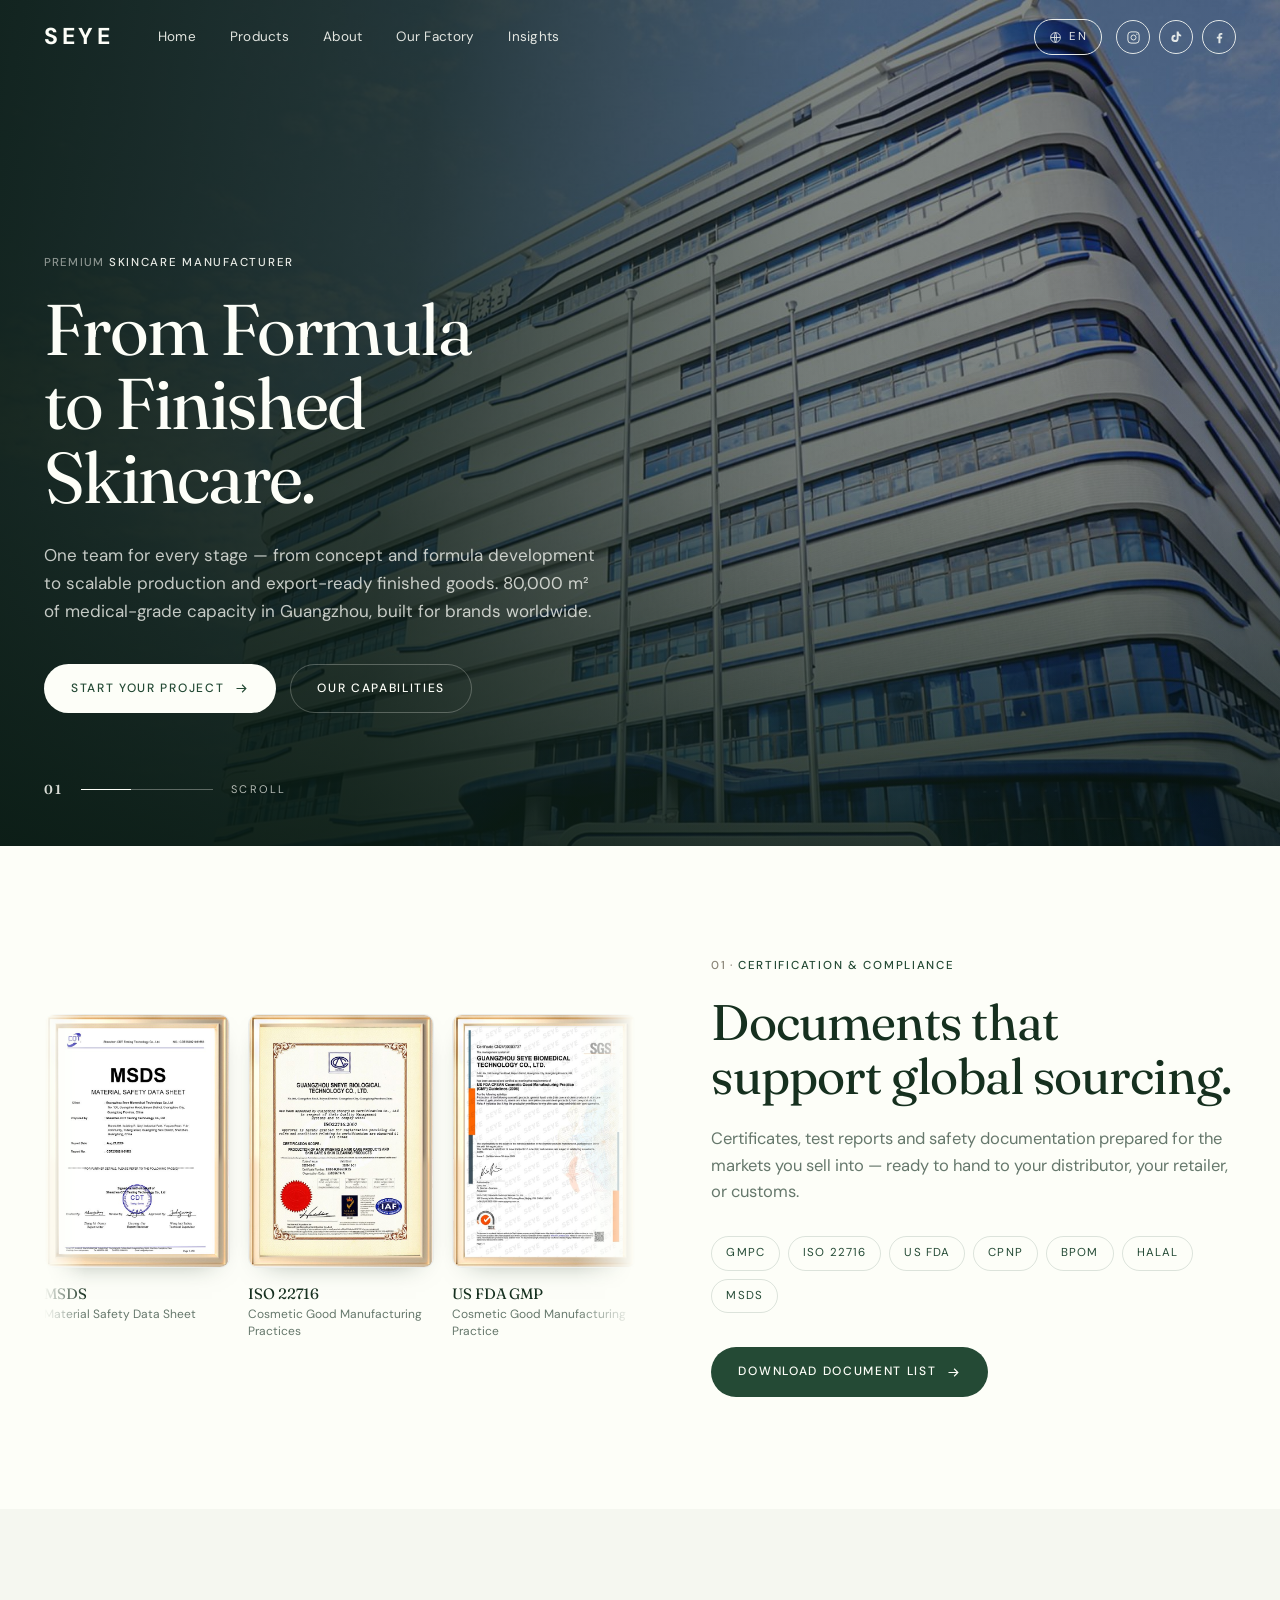
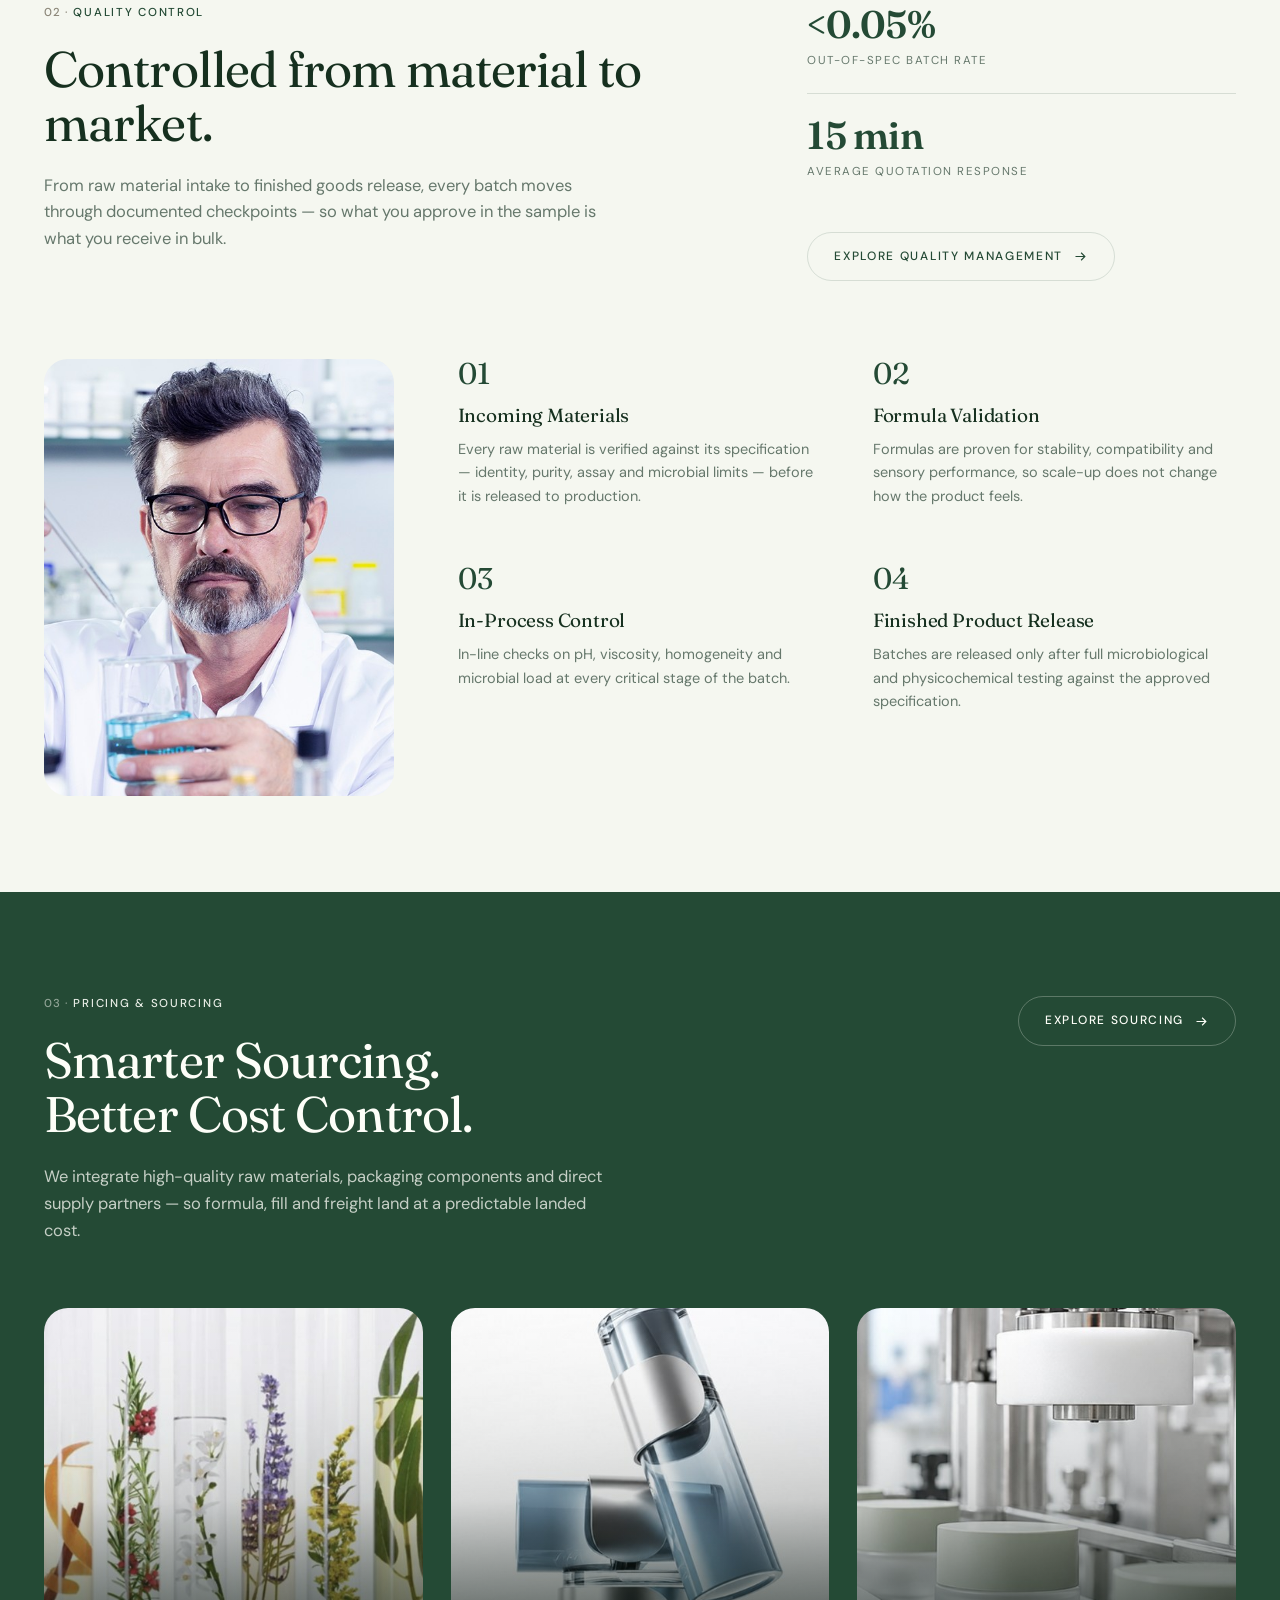
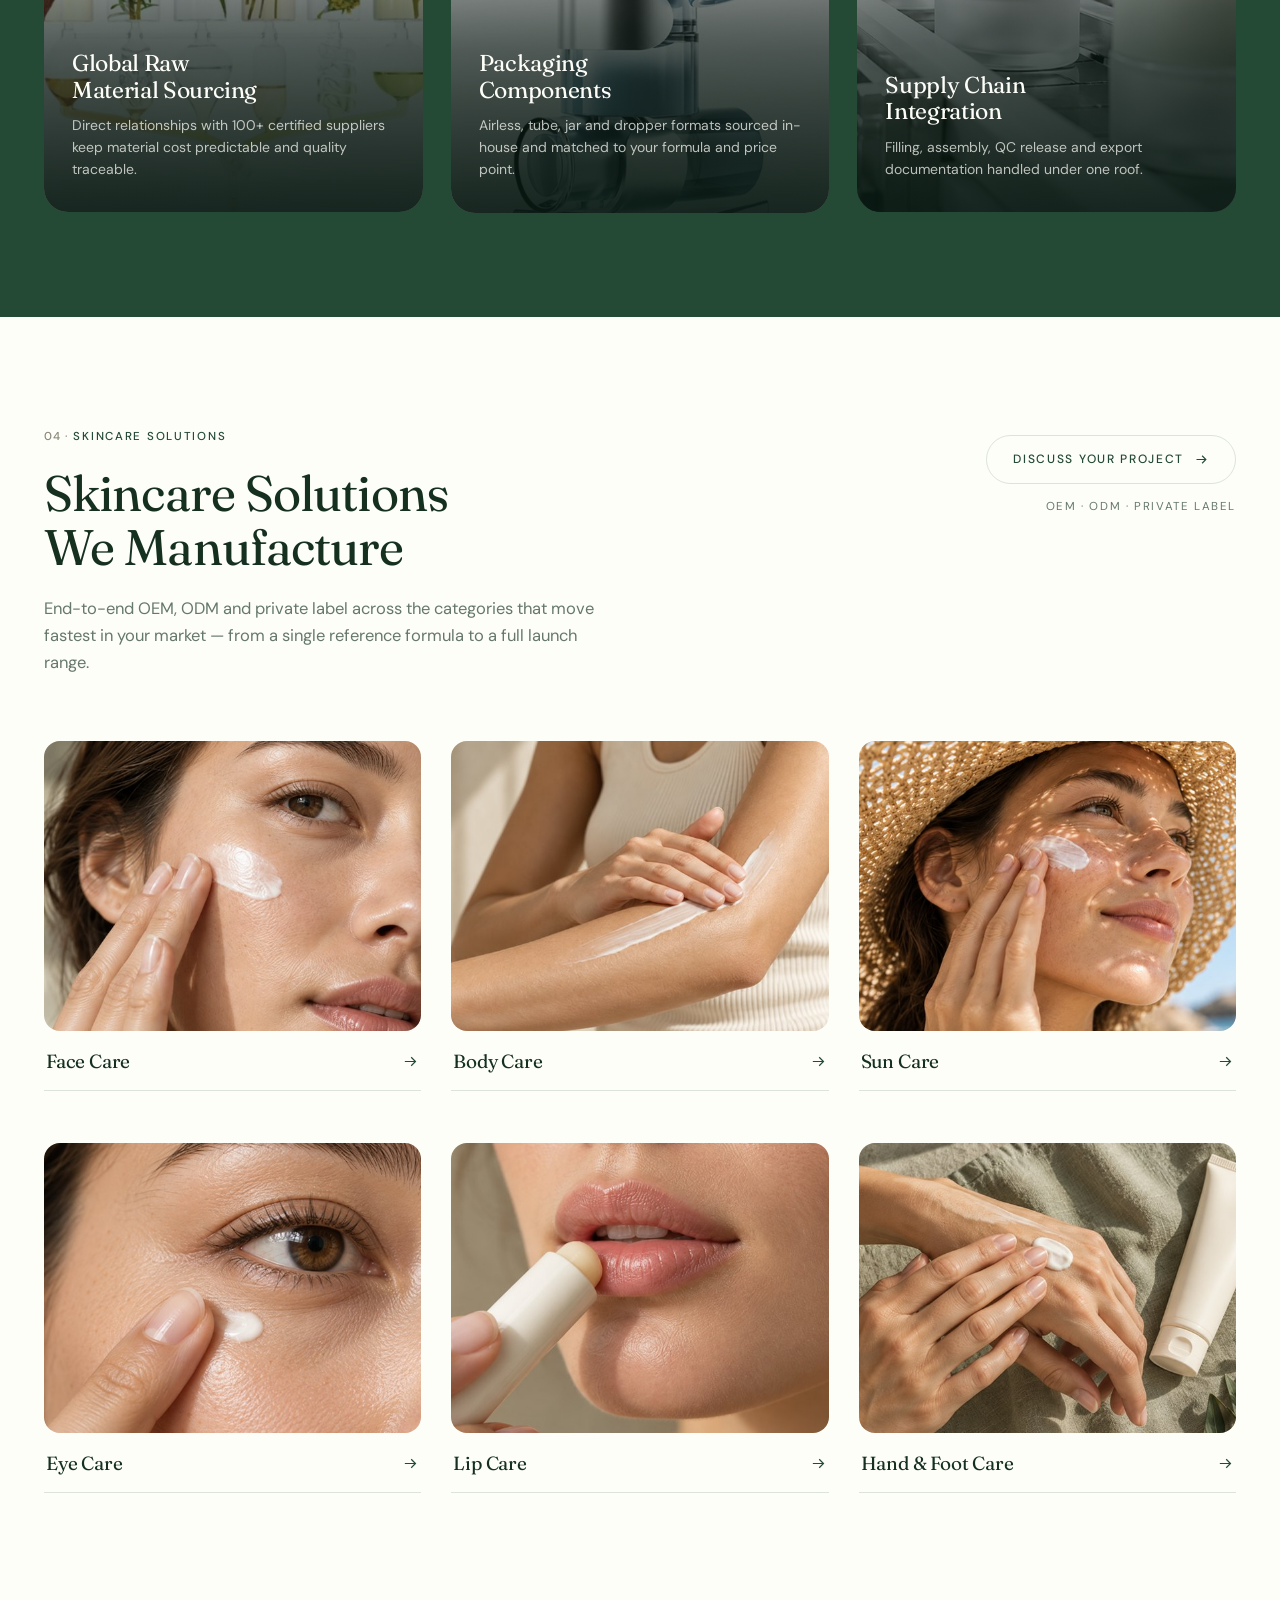
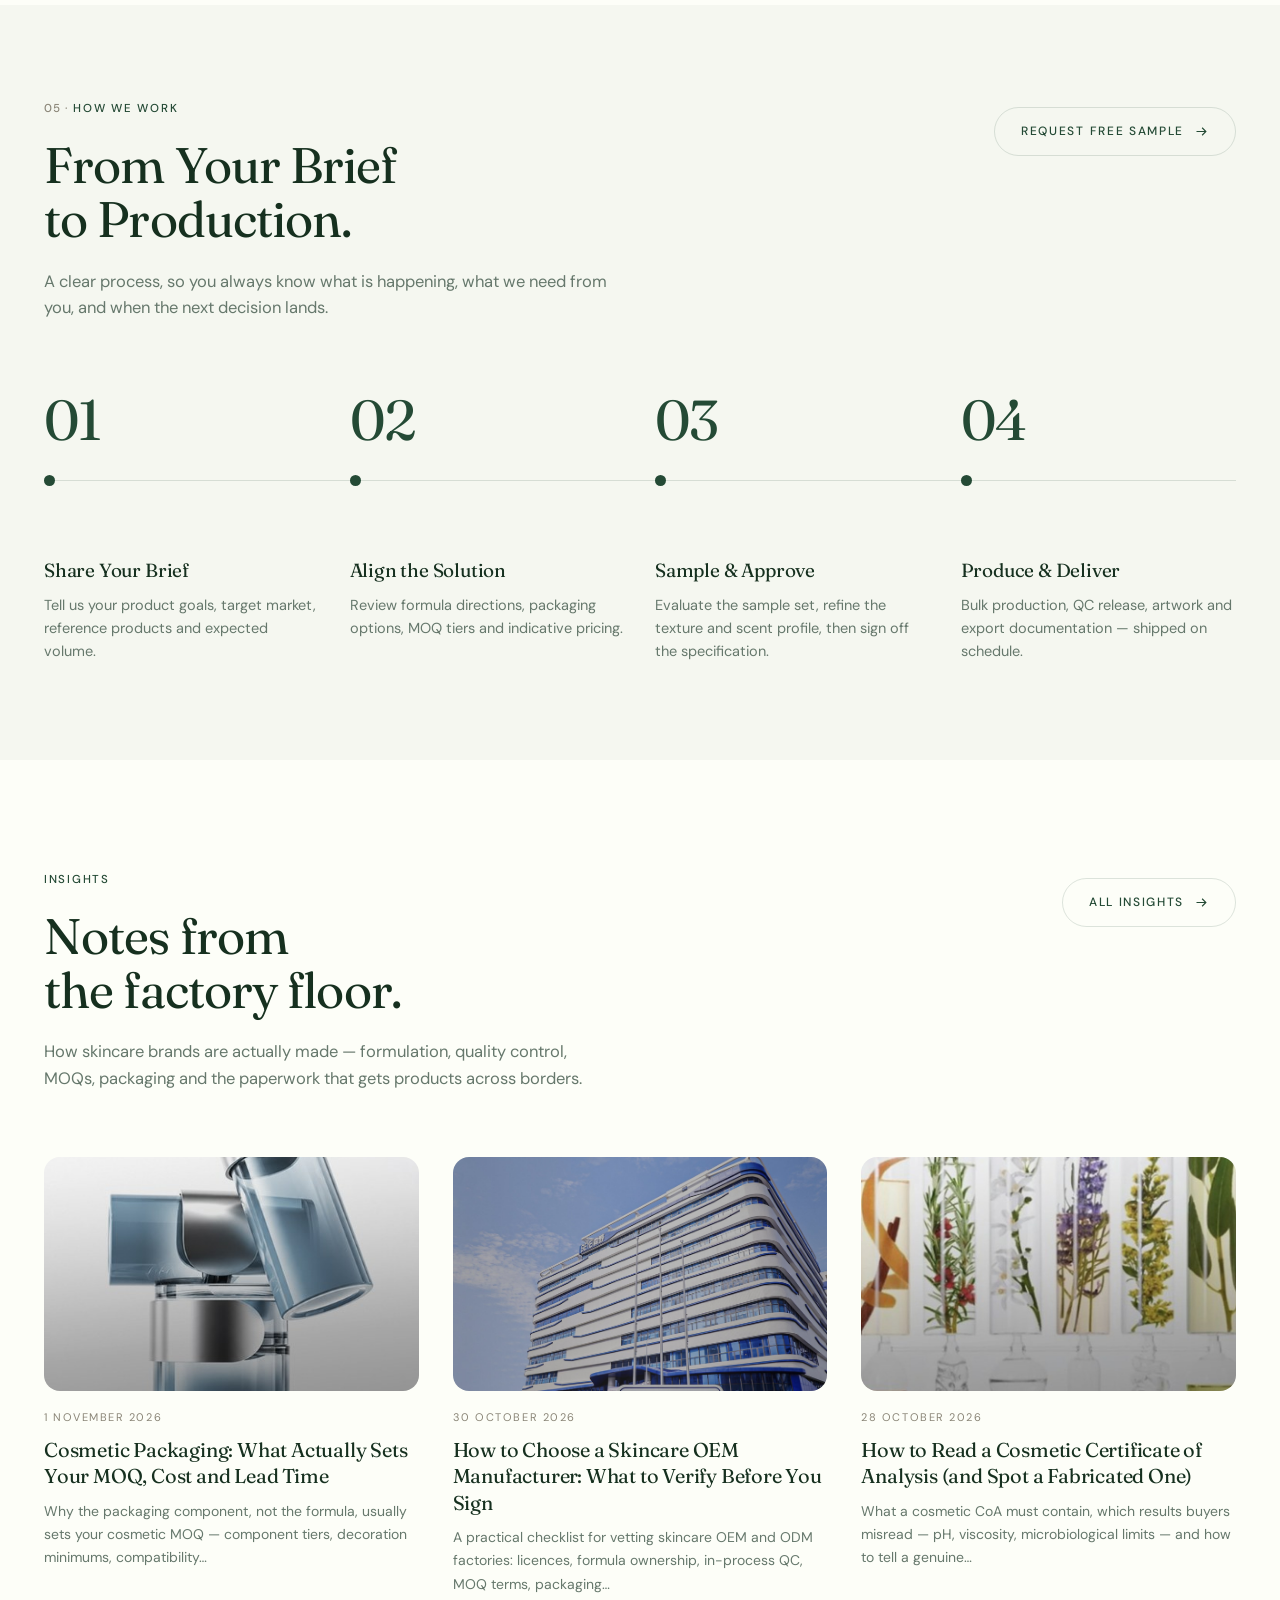
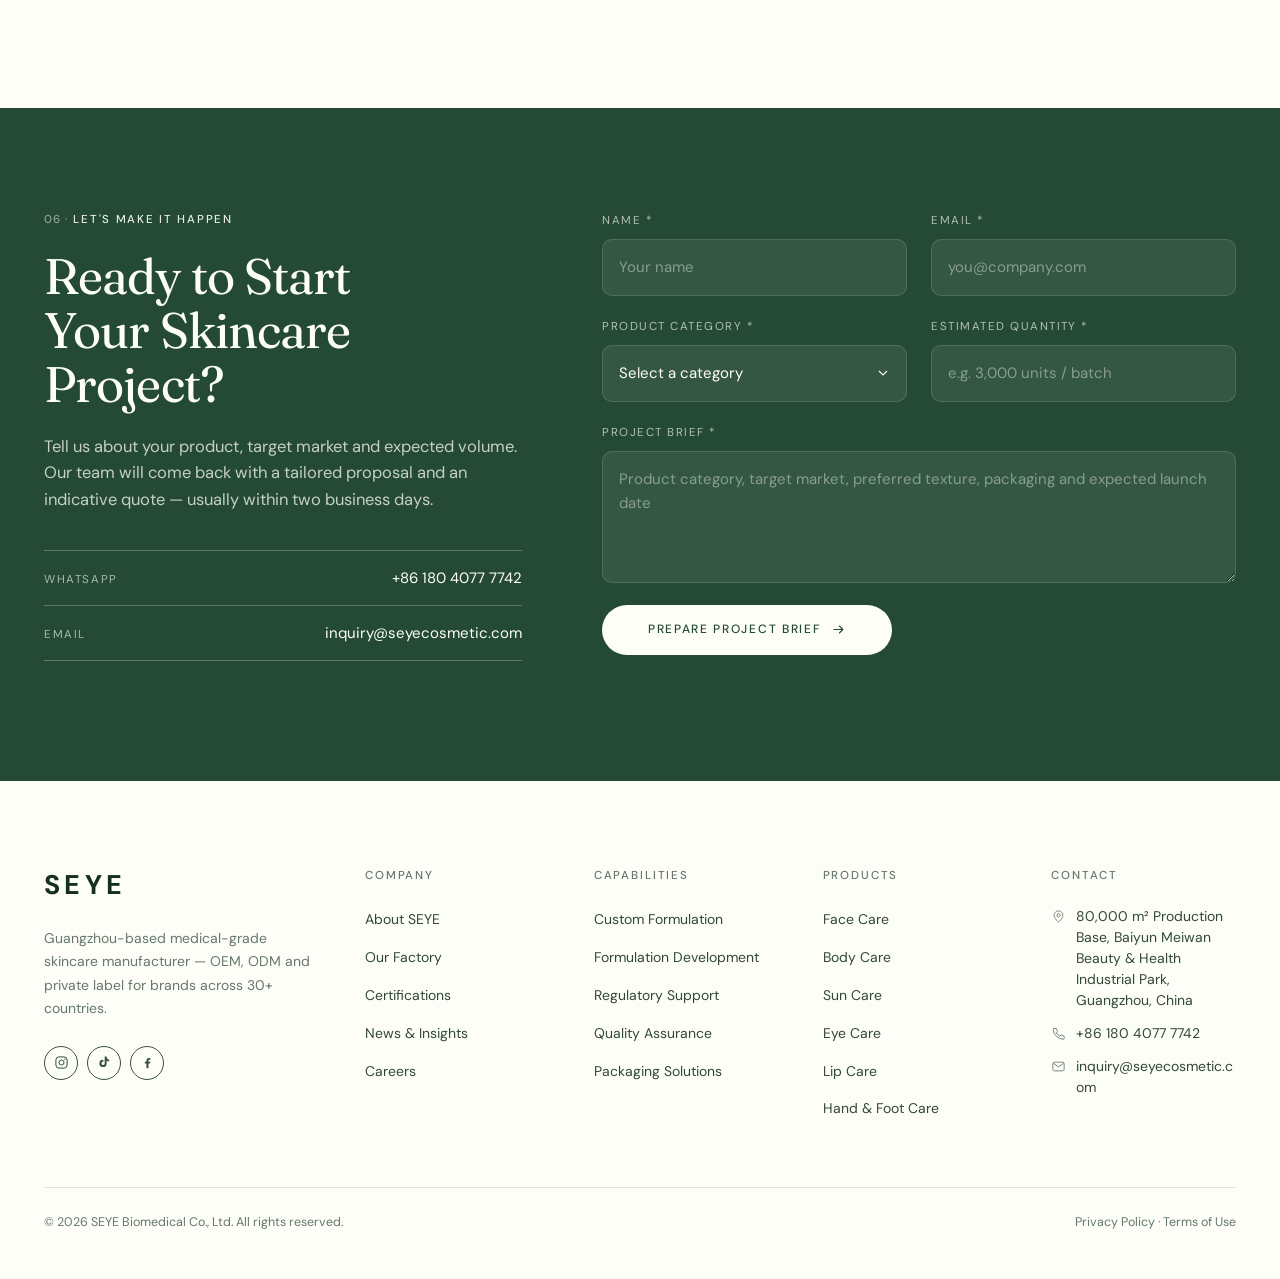
<file: index.html>
<!DOCTYPE html>
<html lang="en">
<head>
<meta charset="utf-8">
<meta name="viewport" content="width=device-width, initial-scale=1">
<title>SEYE Biomedical — From Formula to Finished Skincare</title>
<meta name="description" content="SEYE Biomedical is a Guangzhou-based OEM / ODM / private-label skincare manufacturer. Custom formulation, medical-grade quality control, global sourcing and export-ready documentation.">

<!-- icons -->
<link rel="icon" href="assets/favicon.svg" type="image/svg+xml">
<link rel="alternate icon" href="assets/favicon-32.png" sizes="32x32">
<link rel="apple-touch-icon" href="assets/apple-touch-icon.png">
<meta name="theme-color" content="#244A35">
<!-- 这一行由发布流程写入：测试模式为 noindex，正式上线取消后重新发布 -->
<!-- ROBOTS:START --><meta name="robots" content="noindex,nofollow"><!-- ROBOTS:END -->

<!-- canonical + social sharing + JSON-LD。
     这一整块由 node build-articles.js 生成，不要手改 —— 里面的绝对地址全部来自
     site.config.js 的 baseUrl，手改过的内容下次构建就被覆盖。 -->
<!-- SEO:START -->
  <link rel="canonical" href="https://seye-cosmetic-site.pages.dev/">
  <meta property="og:type" content="website">
  <meta property="og:site_name" content="SEYE Biomedical">
  <meta property="og:title" content="From Formula to Finished Skincare — SEYE Biomedical">
  <meta property="og:description" content="Guangzhou-based OEM / ODM / private-label skincare manufacturer. Custom formulation, medical-grade quality control and export-ready documentation for brands in 30+ countries.">
  <meta property="og:url" content="https://seye-cosmetic-site.pages.dev/">
  <meta property="og:image" content="https://seye-cosmetic-site.pages.dev/assets/og-cover.jpg">
  <meta property="og:image:width" content="1200">
  <meta property="og:image:height" content="630">
  <meta property="og:image:alt" content="From Formula to Finished Skincare — SEYE Biomedical">
  <meta property="og:locale" content="en_US">
  <meta name="twitter:card" content="summary_large_image">
  <meta name="twitter:title" content="From Formula to Finished Skincare — SEYE Biomedical">
  <meta name="twitter:description" content="Guangzhou-based OEM / ODM / private-label skincare manufacturer. Custom formulation, medical-grade quality control and export-ready documentation for brands in 30+ countries.">
  <meta name="twitter:image" content="https://seye-cosmetic-site.pages.dev/assets/og-cover.jpg">
<script type="application/ld+json">
{
  "@context": "https://schema.org",
  "@graph": [
    {
      "@type": "Organization",
      "@id": "https://seye-cosmetic-site.pages.dev/#organization",
      "name": "SEYE Biomedical",
      "alternateName": "SEYE Biomedical Co., Ltd.",
      "url": "https://seye-cosmetic-site.pages.dev/",
      "logo": {
        "@type": "ImageObject",
        "url": "https://seye-cosmetic-site.pages.dev/assets/apple-touch-icon.png",
        "width": 180,
        "height": 180
      },
      "description": "Guangzhou-based OEM, ODM and private-label skincare manufacturer with 80,000 m² of medical-grade production capacity.",
      "address": {
        "@type": "PostalAddress",
        "streetAddress": "Baiyun Meiwan Beauty & Health Industrial Park",
        "addressLocality": "Guangzhou",
        "addressRegion": "Guangdong",
        "addressCountry": "CN"
      },
      "contactPoint": {
        "@type": "ContactPoint",
        "contactType": "sales",
        "telephone": "+86-180-4077-7742",
        "email": "inquiry@seyecosmetic.com",
        "availableLanguage": [
          "en",
          "zh"
        ]
      }
    },
    {
      "@type": "WebSite",
      "@id": "https://seye-cosmetic-site.pages.dev/#website",
      "url": "https://seye-cosmetic-site.pages.dev/",
      "name": "SEYE Biomedical",
      "description": "SEYE Biomedical is a Guangzhou-based OEM / ODM / private-label skincare manufacturer. Custom formulation, medical-grade quality control, global sourcing and export-ready documentation.",
      "publisher": {
        "@id": "https://seye-cosmetic-site.pages.dev/#organization"
      },
      "inLanguage": "en"
    },
    {
      "@type": "WebPage",
      "@id": "https://seye-cosmetic-site.pages.dev/#webpage",
      "url": "https://seye-cosmetic-site.pages.dev/",
      "name": "SEYE Biomedical — From Formula to Finished Skincare",
      "description": "SEYE Biomedical is a Guangzhou-based OEM / ODM / private-label skincare manufacturer. Custom formulation, medical-grade quality control, global sourcing and export-ready documentation.",
      "isPartOf": {
        "@id": "https://seye-cosmetic-site.pages.dev/#website"
      },
      "about": {
        "@id": "https://seye-cosmetic-site.pages.dev/#organization"
      },
      "primaryImageOfPage": {
        "@type": "ImageObject",
        "url": "https://seye-cosmetic-site.pages.dev/assets/og-cover.jpg"
      },
      "inLanguage": "en"
    }
  ]
}
</script>
<!-- SEO:END -->

<link rel="preload" as="image" href="assets/hero.jpg">
<link rel="stylesheet" href="assets/fonts.css">
<style>
/* ============================================================
   SEYE Biomedical — Homepage
   Design tokens reverse-engineered from the approved mockup.
   ============================================================ */
:root{
  --cream:      #FDFEF8;
  --cream-2:    #F5F7F0;
  --cream-3:    #EDF1E8;
  --green:      #244A35;
  --green-deep: #1B3A2A;
  --green-soft: #2E5A43;
  --ink:        #16301F;
  --muted:      #66786C;
  --muted-warm: #8A8577;
  --line:       rgba(36,74,53,.15);
  --line-soft:  rgba(36,74,53,.09);
  --line-light: rgba(253,254,248,.26);

  --serif: 'Fraunces', 'Noto Serif SC', Georgia, 'Times New Roman', serif;
  --sans:  'DM Sans', 'Noto Sans SC', -apple-system, BlinkMacSystemFont, 'Segoe UI', Roboto, sans-serif;

  --maxw: 1280px;
  --gut:  44px;
  --r-lg: 24px;
  --r-md: 16px;
  --ease: cubic-bezier(.22,.61,.36,1);
  --hdr:  74px;
}

*,*::before,*::after{ box-sizing:border-box; }
html{ scroll-behavior:smooth; -webkit-text-size-adjust:100%; }
body{
  margin:0;
  background:var(--cream);
  color:var(--ink);
  font-family:var(--sans);
  font-size:16px;
  line-height:1.62;
  -webkit-font-smoothing:antialiased;
  text-rendering:optimizeLegibility;
  overflow-x:hidden;
}
img{ display:block; max-width:100%; }
a{ color:inherit; text-decoration:none; }
button,input,select,textarea{ font:inherit; color:inherit; }
h1,h2,h3,h4{ margin:0; font-family:var(--serif); font-weight:400; font-optical-sizing:auto; }

.wrap{ width:100%; max-width:var(--maxw); margin-inline:auto; padding-inline:var(--gut); }

/* ---------- type scale ---------- */
h1,.h1{ font-size:clamp(44px,5.6vw,80px); line-height:1.03; letter-spacing:-.022em; }
h2,.h2{ font-size:clamp(34px,3.9vw,54px); line-height:1.08; letter-spacing:-.018em; }
h3{ font-size:20px; line-height:1.3; letter-spacing:-.01em; }

.eyebrow{
  margin:0 0 22px;
  font-size:11.5px; font-weight:500; line-height:1.4;
  letter-spacing:.15em; text-transform:uppercase;
  color:var(--green);
}
.eyebrow span{ color:var(--muted-warm); letter-spacing:.1em; }
.eyebrow.is-light{ color:rgba(253,254,248,.9); }
.eyebrow.is-light span{ color:rgba(253,254,248,.5); }

.lede{ margin:22px 0 0; max-width:52ch; color:var(--muted); font-size:16.5px; }
.is-light .lede,.lede.is-light{ color:rgba(253,254,248,.74); }

/* ---------- buttons ---------- */
.btn{
  display:inline-flex; align-items:center; gap:10px;
  padding:14px 26px; border:1px solid transparent; border-radius:999px;
  font-size:12px; font-weight:500; letter-spacing:.14em; text-transform:uppercase;
  white-space:nowrap; cursor:pointer; background:none;
  transition:background .3s var(--ease), color .3s var(--ease),
             border-color .3s var(--ease), transform .3s var(--ease);
}
.btn svg{ flex:none; transition:transform .3s var(--ease); }
.btn:hover svg{ transform:translateX(4px); }
.btn-solid{ background:var(--green); color:var(--cream); }
.btn-solid:hover{ background:var(--green-deep); }
.btn-outline{ border-color:var(--line); color:var(--green); }
.btn-outline:hover{ background:var(--green); border-color:var(--green); color:var(--cream); }
.btn-outline-light{ border-color:var(--line-light); color:var(--cream); }
.btn-outline-light:hover{ background:var(--cream); border-color:var(--cream); color:var(--green); }
.btn-white{ background:var(--cream); color:var(--green); justify-content:center; }
.btn-white:hover{ background:#fff; }
.btn-sm{ padding:12px 22px; font-size:11px; }

/* ============================================================
   HEADER
   ============================================================ */
.hdr{
  position:fixed; inset:0 0 auto; z-index:100; height:var(--hdr);
  display:flex; align-items:center;
  color:var(--cream);
  transition:background .45s var(--ease), color .45s var(--ease), box-shadow .45s var(--ease);
}
.hdr.is-stuck{
  background:rgba(253,254,248,.94);
  -webkit-backdrop-filter:saturate(160%) blur(14px);
  backdrop-filter:saturate(160%) blur(14px);
  color:var(--ink);
  box-shadow:0 1px 0 var(--line-soft);
}
.hdr__in{ display:flex; align-items:center; gap:44px; width:100%; max-width:var(--maxw); margin-inline:auto; padding-inline:var(--gut); }
.brand{ font-size:23px; font-weight:700; letter-spacing:.16em; }
.nav{ display:flex; gap:34px; }
.nav a{
  position:relative; font-size:13.5px; letter-spacing:.02em; opacity:.88;
  transition:opacity .25s var(--ease);
}
.nav a::after{
  content:''; position:absolute; left:0; bottom:-6px; height:1px; width:100%;
  background:currentColor; transform:scaleX(0); transform-origin:left;
  transition:transform .35s var(--ease);
}
.nav a:hover{ opacity:1; }
.nav a:hover::after{ transform:scaleX(1); }
.hdr__right{ display:flex; align-items:center; gap:14px; margin-left:auto; }
.lang{
  display:inline-flex; align-items:center; gap:7px;
  padding:8px 14px; border:1px solid currentColor; border-radius:999px;
  font-size:11.5px; letter-spacing:.12em; opacity:.9; background:none; cursor:pointer;
  transition:opacity .25s var(--ease);
}
.lang:hover{ opacity:1; }
.socials{ display:flex; gap:9px; }
.socials a{
  width:34px; height:34px; display:grid; place-items:center;
  border:1px solid currentColor; border-radius:50%; opacity:.85;
  transition:opacity .25s var(--ease), background .25s var(--ease);
}
.socials a:hover{ opacity:1; }
.socials svg{ width:15px; height:15px; }
.hdr:not(.is-stuck) .socials a:hover{ background:rgba(253,254,248,.16); }
.hdr.is-stuck .socials a:hover{ background:var(--cream-2); }
.burger{ display:none; }

/* ============================================================
   HERO
   ============================================================ */
.hero{ position:relative; min-height:min(94vh,860px); display:flex; align-items:flex-end; overflow:hidden; background:var(--green-deep); }
.hero__bg{ position:absolute; inset:0; }
.hero__bg img{ width:100%; height:100%; object-fit:cover; object-position:50% 58%; }
.hero__scrim{
  position:absolute; inset:0;
  background:
    linear-gradient(96deg, rgba(8,26,18,.90) 0%, rgba(8,26,18,.74) 32%, rgba(8,26,18,.34) 62%, rgba(8,26,18,.16) 100%),
    linear-gradient(to top, rgba(8,26,18,.72) 0%, rgba(8,26,18,.10) 42%, rgba(8,26,18,0) 70%);
}
.hero__in{ position:relative; width:100%; max-width:var(--maxw); margin-inline:auto; padding:calc(var(--hdr) + 60px) var(--gut) 46px; color:var(--cream); }
.hero h1{ margin:0; max-width:16ch; }
.hero__lede{ margin:26px 0 0; max-width:46ch; font-size:17px; line-height:1.66; color:rgba(253,254,248,.76); }
.hero__cta{ display:flex; flex-wrap:wrap; gap:14px; margin-top:38px; }
.hero .btn-solid{ background:var(--cream); color:var(--green); }
.hero .btn-solid:hover{ background:#fff; }
.hero__foot{ display:flex; align-items:center; gap:18px; margin-top:66px; }
.hero__foot b{ font-family:var(--serif); font-size:13px; letter-spacing:.16em; color:rgba(253,254,248,.85); }
.hero__foot i{ display:block; width:132px; height:1px; background:rgba(253,254,248,.32); position:relative; overflow:hidden; font-style:normal; }
.hero__foot i::after{ content:''; position:absolute; inset:0 auto 0 0; width:38%; background:var(--cream); animation:sweep 2.6s var(--ease) infinite; }
@keyframes sweep{ 0%{transform:translateX(-100%)} 60%,100%{transform:translateX(265%)} }
.hero__foot em{ font-style:normal; font-size:11px; letter-spacing:.2em; text-transform:uppercase; color:rgba(253,254,248,.7); }

/* ============================================================
   SECTION SHELL
   ============================================================ */
.sec{ padding:112px 0; }
.sec--tight{ padding:96px 0; }
.sec-head{ display:flex; align-items:flex-start; gap:48px; justify-content:space-between; }
.sec-head__aside{ flex:none; display:flex; flex-direction:column; align-items:flex-end; gap:14px; padding-top:6px; }
.sec-note{ margin:0; font-size:11.5px; letter-spacing:.14em; text-transform:uppercase; color:var(--muted); }
.rule{ height:1px; background:var(--line); border:0; margin:0; }

/* ============================================================
   01 · CERTIFICATES
   ============================================================ */
.cert{ display:grid; grid-template-columns:minmax(0,1.06fr) minmax(0,.94fr); gap:76px; align-items:center; }
.marquee{
  overflow:hidden;
  -webkit-mask-image:linear-gradient(90deg,transparent 0,#000 7%,#000 90%,transparent 100%);
          mask-image:linear-gradient(90deg,transparent 0,#000 7%,#000 90%,transparent 100%);
}
.marquee__track{ display:flex; width:max-content; animation:slide 52s linear infinite; }
.marquee:hover .marquee__track{ animation-play-state:paused; }
@keyframes slide{ to{ transform:translateX(-50%); } }
.cert-item{ flex:none; width:186px; margin-right:18px; }
.cert-item__img{
  border:1px solid var(--line-soft); border-radius:10px; overflow:hidden;
  background:#fff; box-shadow:0 10px 26px -18px rgba(22,48,31,.5);
  transition:transform .45s var(--ease), box-shadow .45s var(--ease);
}
.cert-item__img img{ width:100%; aspect-ratio:640/875; object-fit:cover; object-position:50% 12%; }
.cert-item:hover .cert-item__img{ transform:translateY(-6px); box-shadow:0 22px 38px -20px rgba(22,48,31,.55); }
.cert-item h3{ margin:16px 0 3px; font-size:15px; letter-spacing:-.005em; }
.cert-item p{ margin:0; font-size:12px; line-height:1.45; color:var(--muted); }
.tags{ display:flex; flex-wrap:wrap; gap:8px; margin:30px 0 0; padding:0; list-style:none; }
.tags li{
  padding:7px 14px; border:1px solid var(--line); border-radius:999px;
  font-size:11.5px; letter-spacing:.1em; text-transform:uppercase; color:var(--green);
}
.sec-head__cta{ margin-top:34px; }

/* ============================================================
   02 · QUALITY CONTROL
   ============================================================ */
.qc-head{ display:grid; grid-template-columns:minmax(0,1fr) minmax(0,.62fr); gap:72px; align-items:start; }
.qc-stats{ display:flex; flex-direction:column; }
.stat{ padding:22px 0; border-top:1px solid var(--line); }
.stat:first-child{ border-top:0; padding-top:0; }
.stat b{ display:block; font-family:var(--serif); font-size:clamp(30px,3vw,40px); line-height:1; letter-spacing:-.02em; color:var(--green); }
.stat span{ display:block; margin-top:9px; font-size:11.5px; letter-spacing:.13em; text-transform:uppercase; color:var(--muted); }
.qc-stats .btn{ align-self:flex-start; margin-top:28px; }
/* The mockup frames this photo at 4:5 (measured 130x162 in the design source).
   Do NOT stretch it to the height of the 2x2 card block: a wider box makes
   object-fit:cover zoom into his face and crops the beaker out of frame. */
.qc-body{ display:grid; grid-template-columns:minmax(0,.62fr) minmax(0,1.38fr); gap:64px; margin-top:78px; align-items:start; }
.qc-photo{ margin:0; border-radius:var(--r-lg); overflow:hidden; background:var(--cream-2); aspect-ratio:4/5; }
.qc-photo img{ width:100%; height:100%; object-fit:cover; object-position:50% 62%; }
.qc-cards{ display:grid; grid-template-columns:repeat(2,minmax(0,1fr)); gap:56px 52px; align-content:start; }
.qc-card__n{ font-family:var(--serif); font-size:30px; line-height:1; color:var(--green); }
.qc-card h3{ margin:14px 0 10px; font-size:19px; }
.qc-card p{ margin:0; font-size:14.5px; line-height:1.62; color:var(--muted); }

/* ============================================================
   03 · SOURCING BAND
   ============================================================ */
.band{ background:var(--green); color:var(--cream); padding:104px 0; }
.band h2,.band h3{ color:var(--cream); }
.band-head{ display:grid; grid-template-columns:minmax(0,1fr) auto; gap:48px; align-items:start; }
.src-grid{ display:grid; grid-template-columns:repeat(3,minmax(0,1fr)); gap:28px; margin-top:64px; }
.src-card{ position:relative; border-radius:var(--r-lg); overflow:hidden; aspect-ratio:489/651; background:var(--green-deep); }
.src-card img{ position:absolute; inset:0; width:100%; height:100%; object-fit:cover; transition:transform .8s var(--ease); }
.src-card:hover img{ transform:scale(1.045); }
.src-card__scrim{ position:absolute; inset:0; background:linear-gradient(to top, rgba(9,26,19,.88) 0%, rgba(9,26,19,.55) 32%, rgba(9,26,19,.06) 62%, rgba(9,26,19,0) 100%); }
.src-card__body{ position:absolute; inset:auto 0 0 0; padding:30px 28px 32px; }
.src-card h3{ font-size:23px; line-height:1.16; letter-spacing:-.015em; }
.src-card p{ margin:12px 0 0; font-size:14px; line-height:1.55; color:rgba(253,254,248,.72); }

/* ============================================================
   04 · SOLUTIONS
   ============================================================ */
.sol-grid{ display:grid; grid-template-columns:repeat(3,minmax(0,1fr)); gap:52px 30px; margin-top:64px; }
.sol-card__img{ border-radius:var(--r-md); overflow:hidden; margin:0; background:var(--cream-2); }
.sol-card__img img{ width:100%; aspect-ratio:564/434; object-fit:cover; transition:transform .8s var(--ease); }
.sol-card:hover .sol-card__img img{ transform:scale(1.05); }
.sol-card__row{ display:flex; align-items:center; justify-content:space-between; gap:16px; padding:18px 2px 16px; border-bottom:1px solid var(--line); }
.sol-card h3{ font-size:19px; }
.sol-card__row svg{ flex:none; color:var(--green); transition:transform .35s var(--ease); }
.sol-card:hover .sol-card__row svg{ transform:translateX(5px); }

/* ============================================================
   05 · PROCESS
   ============================================================ */
.steps-grid{ display:grid; grid-template-columns:repeat(4,minmax(0,1fr)); gap:30px; margin-top:70px; }
.steps-num .n{ font-family:var(--serif); font-size:clamp(38px,4.4vw,58px); line-height:1; letter-spacing:-.03em; color:var(--green); }
.rail{ position:relative; height:14px; margin:26px 0 26px; }
.rail::before{ content:''; position:absolute; left:0; right:0; top:6px; height:1px; background:var(--line); }
/* the dot is an in-flow grid item so it lands at the left edge of its own column
   (an absolutely positioned one would all stack at left:0 of the rail) */
.rail span{ position:relative; width:11px; height:11px; margin-top:1px; border-radius:50%; background:var(--green); }
.steps-body h3{ font-size:19px; margin-bottom:11px; }
.steps-body p{ margin:0; font-size:14.5px; line-height:1.6; color:var(--muted); }

/* ============================================================
   06 · CTA BAND
   ============================================================ */
.cta{ background:var(--green); color:var(--cream); padding:104px 0; }
.cta-grid{ display:grid; grid-template-columns:minmax(0,.86fr) minmax(0,1.14fr); gap:80px; align-items:start; }
.cta h2{ max-width:14ch; }
.cta__contacts{ margin-top:36px; border-top:1px solid var(--line-light); }
.cta__row{ display:flex; align-items:baseline; justify-content:space-between; gap:24px; padding:15px 0; border-bottom:1px solid var(--line-light); }
.cta__row dt{ font-size:11.5px; letter-spacing:.14em; text-transform:uppercase; color:rgba(253,254,248,.62); }
.cta__row dd{ margin:0; font-size:15px; color:var(--cream); }
form.cta-form{ display:grid; grid-template-columns:repeat(2,minmax(0,1fr)); gap:22px 24px; margin:0; }
.field{ display:flex; flex-direction:column; gap:9px; }
.field--wide{ grid-column:1 / -1; }
.field label{ font-size:11.5px; letter-spacing:.13em; text-transform:uppercase; color:rgba(253,254,248,.66); }
.field input,.field select,.field textarea{
  width:100%; padding:15px 16px; border-radius:10px;
  background:rgba(255,255,255,.075); border:1px solid rgba(255,255,255,.13);
  color:var(--cream); font-size:15px; outline:none;
  transition:background .25s var(--ease), border-color .25s var(--ease);
}
.field textarea{ min-height:132px; resize:vertical; line-height:1.6; }
.field ::placeholder{ color:rgba(253,254,248,.42); }
.field input:focus,.field select:focus,.field textarea:focus{ background:rgba(255,255,255,.12); border-color:rgba(253,254,248,.55); }
.field select{
  appearance:none; -webkit-appearance:none; cursor:pointer;
  background-image:url("data:image/svg+xml,%3Csvg xmlns='http://www.w3.org/2000/svg' viewBox='0 0 24 24' fill='none' stroke='%23FDFEF8' stroke-width='1.6'%3E%3Cpath d='M6 9l6 6 6-6'/%3E%3C/svg%3E");
  background-repeat:no-repeat; background-position:right 15px center; background-size:16px; padding-right:44px;
}
.field select option{ background:var(--green-deep); color:var(--cream); }
.cta-form .btn{ grid-column:1 / -1; justify-self:start; min-width:290px; }
.form-done{ grid-column:1 / -1; margin:0; font-size:14.5px; color:rgba(253,254,248,.82); }
.form-error{ grid-column:1 / -1; margin:0; font-size:14px; color:#FFCEC1; }
.cta-form .btn[disabled]{ opacity:.65; cursor:progress; }

/* ============================================================
   FOOTER
   ============================================================ */
.ftr{ background:var(--cream); padding:82px 0 46px; }
.ftr__grid{ display:grid; grid-template-columns:minmax(0,1.5fr) repeat(4,minmax(0,1fr)); gap:44px; }
.ftr__brand .brand{ color:var(--ink); font-size:27px; }
.ftr__brand p{ margin:20px 0 0; max-width:34ch; font-size:14px; line-height:1.66; color:var(--muted); }
.ftr .socials{ margin-top:26px; color:var(--ink); }
.ftr .socials a:hover{ background:var(--cream-3); }
.ftr h4{ margin:4px 0 20px; font-family:var(--sans); font-size:11.5px; font-weight:500; letter-spacing:.16em; text-transform:uppercase; color:var(--muted); }
.ftr ul{ margin:0; padding:0; list-style:none; display:flex; flex-direction:column; gap:12px; }
.ftr li a,.ftr address{ font-size:14px; color:var(--ink); opacity:.88; transition:opacity .25s var(--ease); }
.ftr li a:hover{ opacity:1; color:var(--green); }
.ftr address{ font-style:normal; display:flex; flex-direction:column; gap:12px; }
.ftr address span{ display:flex; gap:10px; align-items:flex-start; line-height:1.5; min-width:0; overflow-wrap:anywhere; }
/* 邮箱、域名这类不可断行的串在窄屏会把整页撑出横向滚动，允许在任意字符处折行 */
.ftr address a,.ftr address span,.ftr li a{ overflow-wrap:anywhere; }
.ftr address svg{ flex:none; width:15px; height:15px; margin-top:3px; color:var(--muted); }
.ftr__bottom{ display:flex; flex-wrap:wrap; gap:16px 28px; justify-content:space-between; margin-top:66px; padding-top:24px; border-top:1px solid var(--line); font-size:12.5px; color:var(--muted); }

/* ---------- 07 · insights ---------- */
/* 卡片内容由 article-builder 在发布时静态写入下方标记区间，
   不靠 JS 注入 —— 爬虫要在源码里就能读到标题和链接 */
.ins-grid{ display:grid; grid-template-columns:repeat(auto-fit,minmax(280px,1fr)); gap:34px; margin-top:64px; }
.ins-card{ display:block; min-width:0; }
.ins-card:only-child{ max-width:calc((100% - 68px) / 3); }
.ins-card__img{ margin:0; aspect-ratio:16/10; border-radius:var(--r-md); overflow:hidden; background:var(--cream-3); }
.ins-card__img img{ width:100%; height:100%; object-fit:cover; transition:transform .7s var(--ease); }
.ins-card:hover .ins-card__img img{ transform:scale(1.045); }
.ins-card time{ display:block; margin-top:18px; font-size:11px; letter-spacing:.14em; text-transform:uppercase; color:var(--muted-warm); }
.ins-card h3{ margin-top:10px; font-size:20px; line-height:1.32; letter-spacing:-.01em; transition:color .3s var(--ease); }
.ins-card:hover h3{ color:var(--green); }
.ins-card p{ margin:10px 0 0; font-size:14px; line-height:1.66; color:var(--muted); }

@media (max-width:1080px){ .ins-grid{ grid-template-columns:repeat(2,minmax(0,1fr)); gap:30px; } .ins-card:only-child{ max-width:calc((100% - 30px) / 2); } }
@media (max-width:860px){ .ins-grid{ grid-template-columns:1fr; gap:26px; margin-top:44px; } .ins-card:only-child{ max-width:none; } }

/* ---------- reveal ---------- */
.reveal{ opacity:0; transform:translateY(20px); transition:opacity .8s var(--ease), transform .8s var(--ease); }
.reveal.in{ opacity:1; transform:none; }

/* ============================================================
   RESPONSIVE
   ============================================================ */
@media (max-width:1080px){
  :root{ --gut:32px; }
  .cert{ grid-template-columns:1fr; gap:56px; }
  .qc-head{ grid-template-columns:1fr; gap:40px; }
  .qc-stats{ flex-direction:row; gap:44px; flex-wrap:wrap; }
  .stat{ border-top:1px solid var(--line); padding-top:18px; }
  .qc-stats .btn{ margin-top:0; }
  .qc-body{ grid-template-columns:minmax(0,.8fr) minmax(0,1.2fr); gap:44px; }
  .src-grid{ grid-template-columns:repeat(2,minmax(0,1fr)); }
  .src-card:last-child{ grid-column:1 / -1; aspect-ratio:16/9; }
  .steps-grid{ grid-template-columns:repeat(2,minmax(0,1fr)); gap:52px 30px; }
  .rail{ display:none; }
  .cta-grid{ grid-template-columns:1fr; gap:52px; }
  .ftr__grid{ grid-template-columns:repeat(2,minmax(0,1fr)); gap:44px 32px; }
  .ftr__brand{ grid-column:1 / -1; }
}
@media (max-width:860px){
  .sec,.sec--tight,.band,.cta{ padding:76px 0; }
  /* narrow viewports crop the facade photo to its dark window band and the copy
     spans the full width -> the left-to-right hero scrim no longer protects it */
  .hero__scrim{
    background:
      linear-gradient(to top, rgba(8,26,18,.95) 0%, rgba(8,26,18,.88) 45%, rgba(8,26,18,.68) 72%, rgba(8,26,18,.55) 100%);
  }
  .hero__bg img{ object-position:50% 42%; }
  .nav{ display:none; }
  .burger{ display:grid; place-items:center; width:38px; height:38px; border:1px solid currentColor; border-radius:50%; background:none; cursor:pointer; }
  .burger span{ display:block; width:15px; height:1.5px; background:currentColor; box-shadow:0 -5px 0 currentColor, 0 5px 0 currentColor; }
  .hdr.is-stuck .socials{ display:none; }
  .qc-body{ grid-template-columns:1fr; }
  .qc-photo{ aspect-ratio:4/5; max-height:520px; }
  .src-grid,.sol-grid{ grid-template-columns:1fr; }
  .src-card:last-child{ aspect-ratio:489/651; }
  .sec-head{ flex-direction:column; gap:30px; }
  .sec-head__aside{ align-items:flex-start; }
  .band-head{ grid-template-columns:1fr; gap:28px; }
  .cta-form{ grid-template-columns:1fr; }
  .hero__foot{ margin-top:46px; }
}
@media (max-width:560px){
  :root{ --gut:20px; --hdr:64px; }
  body{ font-size:15.5px; }
  .brand{ font-size:20px; }
  .hdr__right .socials{ display:none; }   /* they stay in the footer */
  .socials a{ width:30px; height:30px; }
  .cert-item{ width:150px; margin-right:14px; }
  .qc-cards{ grid-template-columns:1fr; gap:36px; }
  .steps-grid{ grid-template-columns:1fr; }
  .sec-head__aside .btn,.sec-head__cta .btn,.band-head .btn{ width:100%; justify-content:center; }
  .cta-form .btn{ min-width:0; width:100%; }
  .hero__lede{ font-size:16px; }
}
@media (prefers-reduced-motion:reduce){
  *,*::before,*::after{ animation-duration:.001ms !important; animation-iteration-count:1 !important; transition-duration:.001ms !important; }
  html{ scroll-behavior:auto; }
  .reveal{ opacity:1; transform:none; }
}
</style>
<!-- ANALYTICS:START --><script defer src="https://cloud.umami.is/script.js" data-website-id="bd986006-faf9-4f64-94bd-0ee7d508c644"></script>
<!-- ANALYTICS:END -->
</head>
<body>

<!-- ================= HEADER ================= -->
<header class="hdr" id="hdr">
  <div class="hdr__in">
    <a class="brand" href="#top" aria-label="SEYE Biomedical — home">SEYE</a>
    <nav class="nav" aria-label="Primary">
      <a href="#top">Home</a>
      <a href="#products">Products</a>
      <a href="#about">About</a>
      <a href="#factory">Our Factory</a>
      <a href="insights/">Insights</a>
    </nav>
    <div class="hdr__right">
      <button class="lang" type="button" aria-label="Switch language">
        <svg viewBox="0 0 24 24" width="13" height="13" fill="none" stroke="currentColor" stroke-width="1.6" aria-hidden="true">
          <circle cx="12" cy="12" r="9"/><path d="M3 12h18M12 3c2.5 2.6 2.5 15.4 0 18M12 3c-2.5 2.6-2.5 15.4 0 18"/>
        </svg>
        EN
      </button>
      <div class="socials">
        <a href="#" aria-label="SEYE on Instagram"><svg viewBox="0 0 24 24" fill="none" stroke="currentColor" stroke-width="1.6" aria-hidden="true"><rect x="3" y="3" width="18" height="18" rx="5"/><circle cx="12" cy="12" r="4"/><circle cx="17.4" cy="6.6" r="1.1" fill="currentColor" stroke="none"/></svg></a>
        <a href="#" aria-label="SEYE on TikTok"><svg viewBox="0 0 24 24" fill="currentColor" aria-hidden="true"><path d="M16.6 5.8a5 5 0 0 1-1.2-3.3h-3.1v11.1a2.6 2.6 0 1 1-2.2-2.6V7.8a5.8 5.8 0 1 0 5.3 5.8V9.3a7.9 7.9 0 0 0 4.1 1.2V7.4a4.9 4.9 0 0 1-2.9-1.6Z"/></svg></a>
        <a href="#" aria-label="SEYE on Facebook"><svg viewBox="0 0 24 24" fill="currentColor" aria-hidden="true"><path d="M13.5 21v-7.4h2.5l.4-2.9h-2.9V8.9c0-.8.2-1.4 1.4-1.4h1.6V4.9c-.3 0-1.2-.1-2.3-.1-2.3 0-3.9 1.4-3.9 4v2h-2.6v2.9h2.6V21h3.2Z"/></svg></a>
      </div>
      <button class="burger" type="button" aria-label="Open menu"><span></span></button>
    </div>
  </div>
</header>

<!-- ================= HERO ================= -->
<section class="hero" id="top">
  <div class="hero__bg">
    <img src="assets/hero.jpg" alt="SEYE Biomedical manufacturing facility in Guangzhou" fetchpriority="high">
    <div class="hero__scrim"></div>
  </div>
  <div class="hero__in">
    <p class="eyebrow is-light"><span>Premium</span> Skincare Manufacturer</p>
    <h1>From Formula<br>to Finished<br>Skincare.</h1>
    <p class="hero__lede">
      One team for every stage — from concept and formula development to scalable
      production and export-ready finished goods. 80,000&nbsp;m² of medical-grade
      capacity in Guangzhou, built for brands worldwide.
    </p>
    <div class="hero__cta">
      <a class="btn btn-solid" href="#contact">Start Your Project
        <svg viewBox="0 0 24 24" width="15" height="15" fill="none" stroke="currentColor" stroke-width="1.8" aria-hidden="true"><path d="M4 12h15M13 6l6 6-6 6"/></svg>
      </a>
      <a class="btn btn-outline-light" href="#about">Our Capabilities</a>
    </div>
    <div class="hero__foot">
      <b>01</b><i></i><em>Scroll</em>
    </div>
  </div>
</section>

<!-- ================= 01 · CERTIFICATES ================= -->
<section class="sec" id="about">
  <div class="wrap">
    <div class="cert">
      <div class="marquee reveal" aria-label="Certificate library">
        <div class="marquee__track" id="certTrack">
          <!-- 9 certificates, duplicated for a seamless loop (JS) -->
        </div>
      </div>

      <div class="reveal" style="--d:.1s">
        <p class="eyebrow"><span>01 ·</span> Certification &amp; Compliance</p>
        <h2>Documents that support global sourcing.</h2>
        <p class="lede">
          Certificates, test reports and safety documentation prepared for the markets you
          sell into — ready to hand to your distributor, your retailer, or customs.
        </p>
        <ul class="tags">
          <li>GMPC</li><li>ISO 22716</li><li>US FDA</li><li>CPNP</li><li>BPOM</li><li>HALAL</li><li>MSDS</li>
        </ul>
        <div class="sec-head__cta">
          <a class="btn btn-solid" href="#contact">Download Document List
            <svg viewBox="0 0 24 24" width="15" height="15" fill="none" stroke="currentColor" stroke-width="1.8" aria-hidden="true"><path d="M4 12h15M13 6l6 6-6 6"/></svg>
          </a>
        </div>
      </div>
    </div>
  </div>
</section>

<!-- ================= 02 · QUALITY CONTROL ================= -->
<section class="sec sec--tight" style="background:var(--cream-2)" id="factory">
  <div class="wrap">
    <div class="qc-head">
      <div class="reveal">
        <p class="eyebrow"><span>02 ·</span> Quality Control</p>
        <h2>Controlled from material to market.</h2>
        <p class="lede">
          From raw material intake to finished goods release, every batch moves through
          documented checkpoints — so what you approve in the sample is what you receive in bulk.
        </p>
      </div>
      <div class="qc-stats reveal" style="--d:.1s">
        <div class="stat"><b>&lt;0.05%</b><span>Out-of-spec batch rate</span></div>
        <div class="stat"><b>15 min</b><span>Average quotation response</span></div>
        <a class="btn btn-outline" href="#contact">Explore Quality Management
          <svg viewBox="0 0 24 24" width="15" height="15" fill="none" stroke="currentColor" stroke-width="1.8" aria-hidden="true"><path d="M4 12h15M13 6l6 6-6 6"/></svg>
        </a>
      </div>
    </div>

    <div class="qc-body">
      <figure class="qc-photo reveal">
        <img src="assets/qc-lab.jpg" alt="SEYE quality-control scientist testing a formulation in the laboratory" loading="lazy">
      </figure>
      <div class="qc-cards">
        <article class="qc-card reveal">
          <div class="qc-card__n">01</div>
          <h3>Incoming Materials</h3>
          <p>Every raw material is verified against its specification — identity, purity, assay and microbial limits — before it is released to production.</p>
        </article>
        <article class="qc-card reveal" style="--d:.08s">
          <div class="qc-card__n">02</div>
          <h3>Formula Validation</h3>
          <p>Formulas are proven for stability, compatibility and sensory performance, so scale-up does not change how the product feels.</p>
        </article>
        <article class="qc-card reveal" style="--d:.16s">
          <div class="qc-card__n">03</div>
          <h3>In-Process Control</h3>
          <p>In-line checks on pH, viscosity, homogeneity and microbial load at every critical stage of the batch.</p>
        </article>
        <article class="qc-card reveal" style="--d:.24s">
          <div class="qc-card__n">04</div>
          <h3>Finished Product Release</h3>
          <p>Batches are released only after full microbiological and physicochemical testing against the approved specification.</p>
        </article>
      </div>
    </div>
  </div>
</section>

<!-- ================= 03 · SOURCING ================= -->
<section class="band" id="sourcing">
  <div class="wrap">
    <div class="band-head">
      <div class="reveal">
        <p class="eyebrow is-light"><span>03 ·</span> Pricing &amp; Sourcing</p>
        <h2>Smarter Sourcing.<br>Better Cost Control.</h2>
        <p class="lede is-light">
          We integrate high-quality raw materials, packaging components and direct supply
          partners — so formula, fill and freight land at a predictable landed cost.
        </p>
      </div>
      <a class="btn btn-outline-light reveal" style="--d:.1s" href="#contact">Explore Sourcing
        <svg viewBox="0 0 24 24" width="15" height="15" fill="none" stroke="currentColor" stroke-width="1.8" aria-hidden="true"><path d="M4 12h15M13 6l6 6-6 6"/></svg>
      </a>
    </div>

    <div class="src-grid">
      <article class="src-card reveal">
        <img src="assets/src-materials.jpg" alt="Botanical raw materials and laboratory glassware" loading="lazy">
        <div class="src-card__scrim"></div>
        <div class="src-card__body">
          <h3>Global Raw<br>Material Sourcing</h3>
          <p>Direct relationships with 100+ certified suppliers keep material cost predictable and quality traceable.</p>
        </div>
      </article>
      <article class="src-card reveal" style="--d:.08s">
        <img src="assets/src-packaging.jpg" alt="Airless pump and dropper packaging components" loading="lazy">
        <div class="src-card__scrim"></div>
        <div class="src-card__body">
          <h3>Packaging<br>Components</h3>
          <p>Airless, tube, jar and dropper formats sourced in-house and matched to your formula and price point.</p>
        </div>
      </article>
      <article class="src-card reveal" style="--d:.16s">
        <img src="assets/src-supply.jpg" alt="Automated cosmetics filling line" loading="lazy">
        <div class="src-card__scrim"></div>
        <div class="src-card__body">
          <h3>Supply Chain<br>Integration</h3>
          <p>Filling, assembly, QC release and export documentation handled under one roof.</p>
        </div>
      </article>
    </div>
  </div>
</section>

<!-- ================= 04 · SOLUTIONS ================= -->
<section class="sec" id="products">
  <div class="wrap">
    <div class="sec-head">
      <div class="reveal">
        <p class="eyebrow"><span>04 ·</span> Skincare Solutions</p>
        <h2>Skincare Solutions<br>We Manufacture</h2>
        <p class="lede">
          End-to-end OEM, ODM and private label across the categories that move fastest in
          your market — from a single reference formula to a full launch range.
        </p>
      </div>
      <div class="sec-head__aside reveal" style="--d:.1s">
        <a class="btn btn-outline" href="#contact">Discuss Your Project
          <svg viewBox="0 0 24 24" width="15" height="15" fill="none" stroke="currentColor" stroke-width="1.8" aria-hidden="true"><path d="M4 12h15M13 6l6 6-6 6"/></svg>
        </a>
        <p class="sec-note">OEM · ODM · Private Label</p>
      </div>
    </div>

    <div class="sol-grid" id="solGrid">
      <!-- 6 category cards (JS) -->
    </div>
  </div>
</section>

<!-- ================= 05 · PROCESS ================= -->
<section class="sec sec--tight" style="background:var(--cream-2)" id="process">
  <div class="wrap">
    <div class="sec-head">
      <div class="reveal">
        <p class="eyebrow"><span>05 ·</span> How We Work</p>
        <h2>From Your Brief<br>to Production.</h2>
        <p class="lede">
          A clear process, so you always know what is happening, what we need from you,
          and when the next decision lands.
        </p>
      </div>
      <div class="sec-head__aside reveal" style="--d:.1s">
        <a class="btn btn-outline" href="#contact">Request Free Sample
          <svg viewBox="0 0 24 24" width="15" height="15" fill="none" stroke="currentColor" stroke-width="1.8" aria-hidden="true"><path d="M4 12h15M13 6l6 6-6 6"/></svg>
        </a>
      </div>
    </div>

    <div class="steps-grid steps-num reveal">
      <div><div class="n">01</div></div>
      <div><div class="n">02</div></div>
      <div><div class="n">03</div></div>
      <div><div class="n">04</div></div>
    </div>
    <div class="steps-grid rail reveal" aria-hidden="true">
      <span></span><span></span><span></span><span></span>
    </div>
    <div class="steps-grid steps-body">
      <article class="reveal">
        <h3>Share Your Brief</h3>
        <p>Tell us your product goals, target market, reference products and expected volume.</p>
      </article>
      <article class="reveal" style="--d:.08s">
        <h3>Align the Solution</h3>
        <p>Review formula directions, packaging options, MOQ tiers and indicative pricing.</p>
      </article>
      <article class="reveal" style="--d:.16s">
        <h3>Sample &amp; Approve</h3>
        <p>Evaluate the sample set, refine the texture and scent profile, then sign off the specification.</p>
      </article>
      <article class="reveal" style="--d:.24s">
        <h3>Produce &amp; Deliver</h3>
        <p>Bulk production, QC release, artwork and export documentation — shipped on schedule.</p>
      </article>
    </div>
  </div>
</section>

<!-- ================= 07 · INSIGHTS ================= -->
<section class="sec" id="insights">
  <div class="wrap">
    <div class="sec-head">
      <div class="reveal">
        <p class="eyebrow">Insights</p>
        <h2>Notes from<br>the factory floor.</h2>
        <p class="lede">
          How skincare brands are actually made — formulation, quality control, MOQs,
          packaging and the paperwork that gets products across borders.
        </p>
      </div>
      <div class="sec-head__aside reveal" style="--d:.1s">
        <a class="btn btn-outline" href="insights/">All Insights
          <svg viewBox="0 0 24 24" width="15" height="15" fill="none" stroke="currentColor" stroke-width="1.8" aria-hidden="true"><path d="M4 12h15M13 6l6 6-6 6"/></svg>
        </a>
      </div>
    </div>

    <div class="ins-grid" id="insGrid">
      <!-- ARTICLES:START -->
      <a class="ins-card reveal" href="insights/cosmetic-packaging-moq-cost-lead-time/"><figure class="ins-card__img"><img src="assets/src-packaging.jpg" alt="Cosmetic packaging components arranged on a workbench" loading="lazy"></figure><time datetime="2026-11-01">1 November 2026</time><h3>Cosmetic Packaging: What Actually Sets Your MOQ, Cost and Lead Time</h3><p>Why the packaging component, not the formula, usually sets your cosmetic MOQ — component tiers, decoration minimums, compatibility…</p></a>
<a class="ins-card reveal" href="insights/how-to-choose-a-skincare-oem-manufacturer/"><figure class="ins-card__img"><img src="assets/hero.jpg" alt="SEYE Biomedical production facility in Guangzhou" loading="lazy"></figure><time datetime="2026-10-30">30 October 2026</time><h3>How to Choose a Skincare OEM Manufacturer: What to Verify Before You Sign</h3><p>A practical checklist for vetting skincare OEM and ODM factories: licences, formula ownership, in-process QC, MOQ terms, packaging…</p></a>
<a class="ins-card reveal" href="insights/reading-a-cosmetic-certificate-of-analysis/"><figure class="ins-card__img"><img src="assets/ins-coa.jpg" alt="Botanical raw material specimens in laboratory glassware" loading="lazy"></figure><time datetime="2026-10-28">28 October 2026</time><h3>How to Read a Cosmetic Certificate of Analysis (and Spot a Fabricated One)</h3><p>What a cosmetic CoA must contain, which results buyers misread — pH, viscosity, microbiological limits — and how to tell a genuine…</p></a>
      <!-- ARTICLES:END -->
    </div>
  </div>
</section>

<!-- ================= 06 · CTA ================= -->
<section class="cta" id="contact">
  <div class="wrap cta-grid">
    <div class="reveal">
      <p class="eyebrow is-light"><span>06 ·</span> Let's Make It Happen</p>
      <h2>Ready to Start<br>Your Skincare<br>Project?</h2>
      <p class="lede is-light">
        Tell us about your product, target market and expected volume. Our team will come
        back with a tailored proposal and an indicative quote — usually within two business days.
      </p>
      <!-- TODO: confirm the WhatsApp number and enquiry email before going live -->
      <dl class="cta__contacts">
        <div class="cta__row"><dt>WhatsApp</dt><dd>+86 180 4077 7742</dd></div>
        <div class="cta__row"><dt>Email</dt><dd>inquiry@seyecosmetic.com</dd></div>
      </dl>
    </div>

    <!-- 询盘表单 → /api/enquiry（Pages Function，源码在 functions/api/enquiry.js）
         收件邮箱存在 Cloudflare 的环境变量 ENQUIRY_TO 里，不进公开仓库。
         保留 action 是为了没开 JS 时也能提交，正常路径走下面的 fetch。 -->
    <form class="cta-form reveal" style="--d:.1s" id="briefForm"
          name="project-brief" method="POST" action="/api/enquiry" novalidate>
      <p hidden><label>Leave this field empty <input name="bot-field" tabindex="-1" autocomplete="off"></label></p>

      <div class="field">
        <label for="f-name">Name *</label>
        <input id="f-name" name="name" type="text" placeholder="Your name" required>
      </div>
      <div class="field">
        <label for="f-email">Email *</label>
        <input id="f-email" name="email" type="email" placeholder="you@company.com" required>
      </div>
      <div class="field">
        <label for="f-cat">Product Category *</label>
        <select id="f-cat" name="category" required>
          <option value="" selected disabled>Select a category</option>
          <option>Face Care</option>
          <option>Body Care</option>
          <option>Sun Care</option>
          <option>Eye Care</option>
          <option>Lip Care</option>
          <option>Hand &amp; Foot Care</option>
          <option>Other / Not sure yet</option>
        </select>
      </div>
      <div class="field">
        <label for="f-qty">Estimated Quantity *</label>
        <input id="f-qty" name="quantity" type="text" placeholder="e.g. 3,000 units / batch" required>
      </div>
      <div class="field field--wide">
        <label for="f-brief">Project Brief *</label>
        <textarea id="f-brief" name="brief" placeholder="Product category, target market, preferred texture, packaging and expected launch date" required></textarea>
      </div>
      <button class="btn btn-white" type="submit">Prepare Project Brief
        <svg viewBox="0 0 24 24" width="15" height="15" fill="none" stroke="currentColor" stroke-width="1.8" aria-hidden="true"><path d="M4 12h15M13 6l6 6-6 6"/></svg>
      </button>
    </form>
  </div>
</section>

<!-- ================= FOOTER ================= -->
<footer class="ftr">
  <div class="wrap">
    <div class="ftr__grid">
      <div class="ftr__brand">
        <div class="brand">SEYE</div>
        <p>Guangzhou-based medical-grade skincare manufacturer — OEM, ODM and private label for brands across 30+ countries.</p>
        <div class="socials">
          <a href="#" aria-label="SEYE on Instagram"><svg viewBox="0 0 24 24" fill="none" stroke="currentColor" stroke-width="1.6" aria-hidden="true"><rect x="3" y="3" width="18" height="18" rx="5"/><circle cx="12" cy="12" r="4"/><circle cx="17.4" cy="6.6" r="1.1" fill="currentColor" stroke="none"/></svg></a>
          <a href="#" aria-label="SEYE on TikTok"><svg viewBox="0 0 24 24" fill="currentColor" aria-hidden="true"><path d="M16.6 5.8a5 5 0 0 1-1.2-3.3h-3.1v11.1a2.6 2.6 0 1 1-2.2-2.6V7.8a5.8 5.8 0 1 0 5.3 5.8V9.3a7.9 7.9 0 0 0 4.1 1.2V7.4a4.9 4.9 0 0 1-2.9-1.6Z"/></svg></a>
          <a href="#" aria-label="SEYE on Facebook"><svg viewBox="0 0 24 24" fill="currentColor" aria-hidden="true"><path d="M13.5 21v-7.4h2.5l.4-2.9h-2.9V8.9c0-.8.2-1.4 1.4-1.4h1.6V4.9c-.3 0-1.2-.1-2.3-.1-2.3 0-3.9 1.4-3.9 4v2h-2.6v2.9h2.6V21h3.2Z"/></svg></a>
        </div>
      </div>

      <div>
        <h4>Company</h4>
        <ul>
          <li><a href="#about">About SEYE</a></li>
          <li><a href="#factory">Our Factory</a></li>
          <li><a href="#about">Certifications</a></li>
          <li><a href="insights/">News &amp; Insights</a></li>
          <li><a href="#">Careers</a></li>
        </ul>
      </div>

      <div>
        <h4>Capabilities</h4>
        <ul>
          <li><a href="#products">Custom Formulation</a></li>
          <li><a href="#products">Formulation Development</a></li>
          <li><a href="#about">Regulatory Support</a></li>
          <li><a href="#factory">Quality Assurance</a></li>
          <li><a href="#">Packaging Solutions</a></li>
        </ul>
      </div>

      <div>
        <h4>Products</h4>
        <ul>
          <li><a href="#products">Face Care</a></li>
          <li><a href="#products">Body Care</a></li>
          <li><a href="#products">Sun Care</a></li>
          <li><a href="#products">Eye Care</a></li>
          <li><a href="#products">Lip Care</a></li>
          <li><a href="#products">Hand &amp; Foot Care</a></li>
        </ul>
      </div>

      <div>
        <h4>Contact</h4>
        <address>
          <span>
            <svg viewBox="0 0 24 24" fill="none" stroke="currentColor" stroke-width="1.6" aria-hidden="true"><path d="M12 21s7-5.7 7-11a7 7 0 1 0-14 0c0 5.3 7 11 7 11Z"/><circle cx="12" cy="10" r="2.6"/></svg>
            80,000 m² Production Base, Baiyun Meiwan Beauty &amp; Health Industrial Park, Guangzhou, China
          </span>
          <span>
            <svg viewBox="0 0 24 24" fill="none" stroke="currentColor" stroke-width="1.6" aria-hidden="true"><path d="M4.5 4h4l2 5-2.2 1.6a13 13 0 0 0 5.9 5.9L16 14.3l5 2v4a1 1 0 0 1-1.1 1A17 17 0 0 1 3.5 5.1 1 1 0 0 1 4.5 4Z"/></svg>
            +86 180 4077 7742
          </span>
          <span>
            <svg viewBox="0 0 24 24" fill="none" stroke="currentColor" stroke-width="1.6" aria-hidden="true"><rect x="3" y="5" width="18" height="14" rx="2.5"/><path d="m3.6 6.6 8.4 6 8.4-6"/></svg>
            inquiry@seyecosmetic.com
          </span>
        </address>
      </div>
    </div>

    <div class="ftr__bottom">
      <span>© <span id="yr">2026</span> SEYE Biomedical Co., Ltd. All rights reserved.</span>
      <span>Privacy Policy · Terms of Use</span>
    </div>
  </div>
</footer>

<script src="content.js"></script>
<script src="cms.js"></script>
<script>
/* ---------- data ---------- */
/* 文案来自 content.js（由 admin.html 编辑）。这份常量只是兜底：
   如果 content.js 缺失或某个数组为空，就退回这里的原始文案，页面照常显示。 */
const SC = window.SITE_CONTENT || {};

const CERTS = (SC.certs && SC.certs.length) ? SC.certs.map(c => [c.t, c.s, c.img]) : [
  ['MSDS',                 'Material Safety Data Sheet',            'cert-09.jpg'],
  ['ISO 22716',            'Cosmetic Good Manufacturing Practices', 'cert-06.jpg'],
  ['US FDA GMP',           'Cosmetic Good Manufacturing Practice',  'cert-02.jpg'],
  ['HALAL',                'Halal Product Certification',           'cert-05.jpg'],
  ['Indonesia BPOM',       'Cosmetic Product Notification',         'cert-03.jpg'],
  ['FDA Registration',     'U.S. FDA Establishment Registration',   'cert-04.jpg'],
  ['Intertek WCA',         'Workplace Conditions Assessment',       'cert-08.jpg'],
  ['Product Inspection',   'Quality Inspection Report',             'cert-01.jpg'],
  ['Infant Care',          'Infant Care Professional Certification', 'cert-07.jpg'],
];

/* 内容来自用户输入，插入 innerHTML 前必须转义，否则 & < > 会破版 */
const cmsEsc = s => String(s).replace(/&/g, '&amp;').replace(/</g, '&lt;').replace(/>/g, '&gt;');

const CATEGORIES = (SC.sol && SC.sol.cards && SC.sol.cards.length)
  ? SC.sol.cards.map(c => [cmsEsc(c.name), c.img, c.desc])
  : [
  ['Face Care',       'cat-face.jpg', 'Facial creams, serums, essences, cleansers and masks.'],
  ['Body Care',       'cat-body.jpg', 'Body lotions, butters, scrubs and firming treatments.'],
  ['Sun Care',        'cat-sun.jpg',  'Mineral and hybrid SPF, sunscreen sticks and after-sun.'],
  ['Eye Care',        'cat-eye.jpg',  'Eye creams, gels, patches and anti-ageing concentrates.'],
  ['Lip Care',        'cat-lip.jpg',  'Lip balms, masks, oils and tinted treatment sticks.'],
  ['Hand &amp; Foot Care', 'cat-hand.jpg', 'Hand creams, foot masks, cuticle and heel treatment.'],
];

/* ---------- build certificate marquee (2 identical passes = seamless -50% loop) ---------- */
const certTrack = document.getElementById('certTrack');
const certItem = ([title, sub, file]) =>
  `<article class="cert-item">
     <div class="cert-item__img"><img src="assets/${file}" alt="${title} certificate"></div>
     <h3>${title}</h3>
     <p>${sub}</p>
   </article>`;
certTrack.innerHTML = CERTS.map(certItem).join('') +
  CERTS.map(certItem).join('').replace(/<article/g, '<article aria-hidden="true"');

/* ---------- build category grid ---------- */
document.getElementById('solGrid').innerHTML = CATEGORIES.map(([name, file, desc], i) => `
  <a class="sol-card reveal" style="--d:${(i % 3) * 0.08}s" href="#contact" title="${desc.replace(/<[^>]+>/g,'')}">
    <figure class="sol-card__img"><img src="assets/${file}" alt="${name.replace(/&amp;/g,'&')}" loading="lazy"></figure>
    <div class="sol-card__row">
      <h3>${name}</h3>
      <svg viewBox="0 0 24 24" width="17" height="17" fill="none" stroke="currentColor" stroke-width="1.7" aria-hidden="true"><path d="M4 12h15M13 6l6 6-6 6"/></svg>
    </div>
  </a>`).join('');

/* ---------- sticky header ---------- */
const hdr = document.getElementById('hdr');
const onScroll = () => hdr.classList.toggle('is-stuck', window.scrollY > window.innerHeight * 0.72);
onScroll();
addEventListener('scroll', onScroll, { passive: true });

/* ---------- reveal on scroll ---------- */
const io = new IntersectionObserver((entries) => {
  entries.forEach((e) => {
    if (e.isIntersecting) { e.target.classList.add('in'); io.unobserve(e.target); }
  });
}, { rootMargin: '0px 0px -8% 0px', threshold: 0.08 });
document.querySelectorAll('.reveal').forEach((el, i) => {
  if (!el.style.getPropertyValue('--d')) el.style.setProperty('--d', `${(i % 4) * 0.06}s`);
  el.style.transitionDelay = 'var(--d, 0s)';
  io.observe(el);
});

/* ---------- enquiry form → /api/enquiry ----------
   发到 Pages Function（functions/api/enquiry.js），由它转发邮件。
   这里只认 JSON 里的 ok 字段，第三方换成谁都只改那一个文件。        */
const briefForm = document.getElementById('briefForm');
const FORM_ENDPOINT = '/api/enquiry';

briefForm.addEventListener('submit', async (ev) => {
  ev.preventDefault();
  if (!briefForm.checkValidity()) { briefForm.reportValidity(); return; }

  const btn = briefForm.querySelector('button[type="submit"]');
  const label = btn.innerHTML;
  btn.disabled = true;
  btn.textContent = 'Sending…';

  try {
    const res = await fetch(FORM_ENDPOINT, {
      method: 'POST',
      body: new FormData(briefForm),
    });
    /* 函数返回 JSON；解析失败或 ok 不为 true 都按失败处理 */
    let out = null;
    try { out = await res.json(); } catch (e) { /* 非 JSON 响应 */ }
    if (!res.ok || !out || !out.ok) throw new Error((out && out.error) || ('HTTP ' + res.status));

    briefForm.replaceChildren(Object.assign(document.createElement('p'), {
      className: 'form-done',
      textContent: 'Thank you — your brief has been received. Our team will come back to you within two business days.',
    }));
  } catch (err) {
    btn.disabled = false;
    btn.innerHTML = label;
    let warn = briefForm.querySelector('.form-error');
    if (!warn) {
      warn = document.createElement('p');
      warn.className = 'form-error';
      briefForm.appendChild(warn);
    }
    warn.textContent = 'Sorry, that did not go through. Please contact us on WhatsApp or by email instead.';
  }
});

document.getElementById('yr').textContent = new Date().getFullYear();
</script>
</body>
</html>
</file>
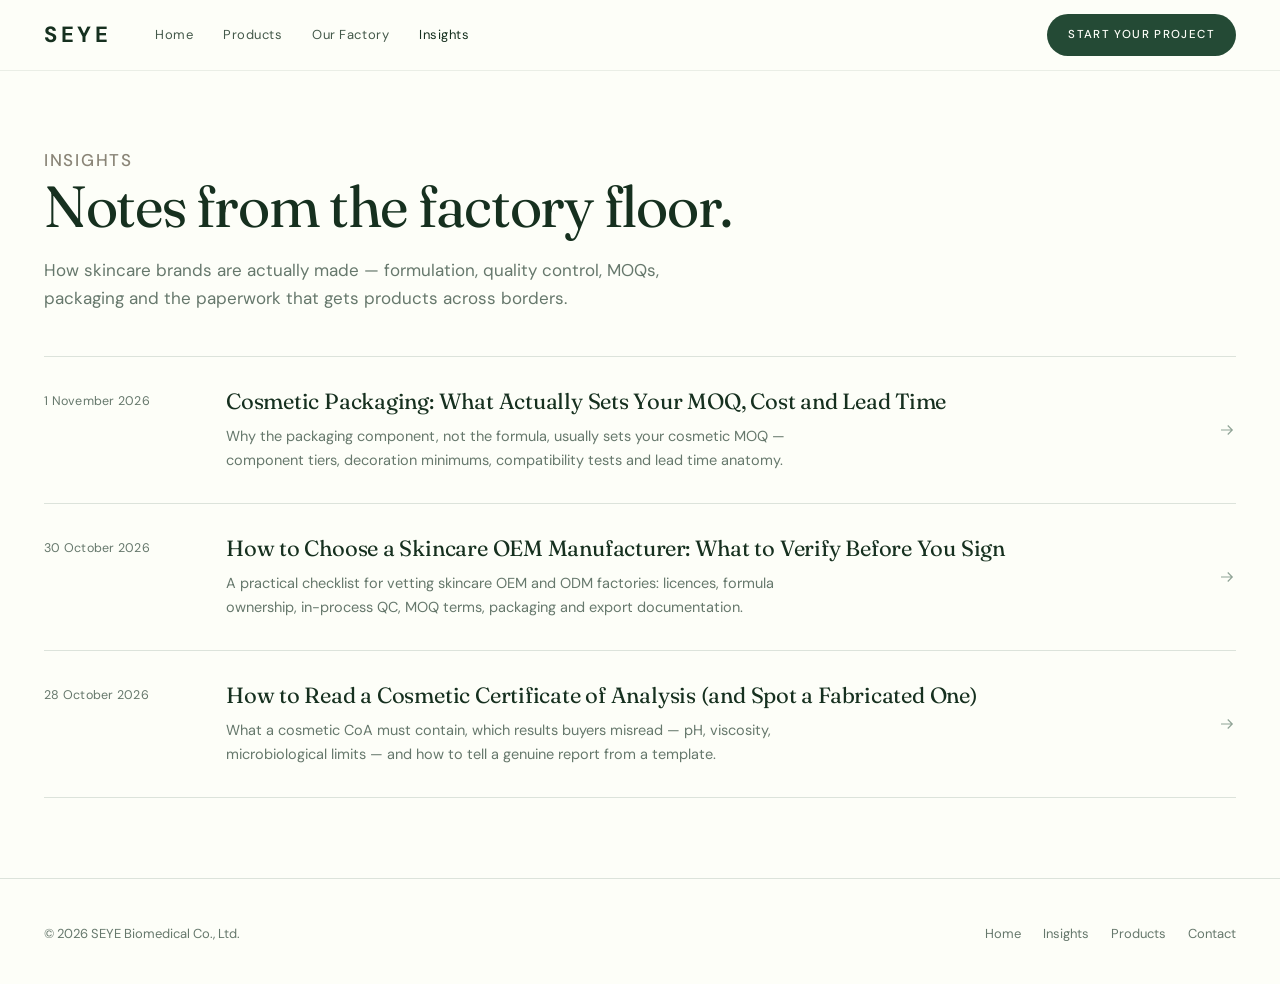
<file: insights/index.html>
<!DOCTYPE html>
<html lang="en">
<head>
<meta charset="utf-8">
<meta name="viewport" content="width=device-width, initial-scale=1">
<title>Insights — Skincare OEM, ODM &amp; Private Label | SEYE Biomedical</title>
<meta name="description" content="Practical guidance on skincare manufacturing: choosing a manufacturer, QC checkpoints, MOQs, packaging and export documentation for brands worldwide.">
<link rel="canonical" href="https://seye-cosmetic-site.pages.dev/insights/">
<meta name="robots" content="noindex,nofollow">
<meta name="author" content="SEYE Biomedical">
<link rel="icon" href="../assets/favicon.svg" type="image/svg+xml">
<link rel="alternate icon" href="../assets/favicon-32.png" sizes="32x32">
<link rel="apple-touch-icon" href="../assets/apple-touch-icon.png">
<meta name="theme-color" content="#244A35">
<meta property="og:type" content="website">
<meta property="og:site_name" content="SEYE Biomedical">
<meta property="og:title" content="Insights — Skincare OEM, ODM &amp; Private Label | SEYE Biomedical">
<meta property="og:description" content="Practical guidance on skincare manufacturing: choosing a manufacturer, QC checkpoints, MOQs, packaging and export documentation for brands worldwide.">
<meta property="og:url" content="https://seye-cosmetic-site.pages.dev/insights/">
<meta property="og:image" content="https://seye-cosmetic-site.pages.dev/assets/og-cover.jpg">
<meta property="og:image:alt" content="Insights — Skincare OEM, ODM &amp; Private Label | SEYE Biomedical">
<meta name="twitter:card" content="summary_large_image">
<meta name="twitter:title" content="Insights — Skincare OEM, ODM &amp; Private Label | SEYE Biomedical">
<meta name="twitter:description" content="Practical guidance on skincare manufacturing: choosing a manufacturer, QC checkpoints, MOQs, packaging and export documentation for brands worldwide.">
<meta name="twitter:image" content="https://seye-cosmetic-site.pages.dev/assets/og-cover.jpg">
<link rel="stylesheet" href="../assets/fonts.css">
<link rel="stylesheet" href="../assets/insights.css">
<script type="application/ld+json">
{
  "@context": "https://schema.org",
  "@graph": [
    {
      "@type": "Organization",
      "@id": "https://seye-cosmetic-site.pages.dev/#organization",
      "name": "SEYE Biomedical",
      "alternateName": "SEYE Biomedical Co., Ltd.",
      "url": "https://seye-cosmetic-site.pages.dev/",
      "logo": {
        "@type": "ImageObject",
        "url": "https://seye-cosmetic-site.pages.dev/assets/apple-touch-icon.png",
        "width": 180,
        "height": 180
      },
      "description": "Guangzhou-based OEM, ODM and private-label skincare manufacturer with 80,000 m² of medical-grade production capacity.",
      "address": {
        "@type": "PostalAddress",
        "streetAddress": "Baiyun Meiwan Beauty & Health Industrial Park",
        "addressLocality": "Guangzhou",
        "addressRegion": "Guangdong",
        "addressCountry": "CN"
      },
      "contactPoint": {
        "@type": "ContactPoint",
        "contactType": "sales",
        "telephone": "+86-180-4077-7742",
        "email": "inquiry@seyecosmetic.com",
        "availableLanguage": [
          "en",
          "zh"
        ]
      }
    },
    {
      "@type": "CollectionPage",
      "@id": "https://seye-cosmetic-site.pages.dev/insights/",
      "url": "https://seye-cosmetic-site.pages.dev/insights/",
      "name": "Insights — Skincare Manufacturing & Sourcing",
      "description": "Practical guidance on skincare OEM, ODM and private-label manufacturing, quality control and export documentation.",
      "isPartOf": {
        "@id": "https://seye-cosmetic-site.pages.dev/#website"
      }
    },
    {
      "@type": "ItemList",
      "itemListElement": [
        {
          "@type": "ListItem",
          "position": 1,
          "url": "https://seye-cosmetic-site.pages.dev/insights/cosmetic-packaging-moq-cost-lead-time/",
          "name": "Cosmetic Packaging: What Actually Sets Your MOQ, Cost and Lead Time"
        },
        {
          "@type": "ListItem",
          "position": 2,
          "url": "https://seye-cosmetic-site.pages.dev/insights/how-to-choose-a-skincare-oem-manufacturer/",
          "name": "How to Choose a Skincare OEM Manufacturer: What to Verify Before You Sign"
        },
        {
          "@type": "ListItem",
          "position": 3,
          "url": "https://seye-cosmetic-site.pages.dev/insights/reading-a-cosmetic-certificate-of-analysis/",
          "name": "How to Read a Cosmetic Certificate of Analysis (and Spot a Fabricated One)"
        }
      ]
    }
  ]
}
</script>
<script defer src="https://cloud.umami.is/script.js" data-website-id="bd986006-faf9-4f64-94bd-0ee7d508c644"></script>
</head>
<body>
<header class="ihdr"><div class="wrap ihdr__in"><a class="brand" href="../index.html" aria-label="SEYE Biomedical — home">SEYE</a><nav class="inav" aria-label="Primary"><a href="../index.html">Home</a><a href="../index.html#products">Products</a><a href="../index.html#factory">Our Factory</a><a href="../insights/" aria-current="page">Insights</a></nav><a class="btn btn-solid" href="../index.html#contact">Start Your Project</a></div></header>
<main><div class="wrap">
<header class="list-head">
<p class="kicker"><span>Insights</span></p>
<h1>Notes from the factory floor.</h1>
<p>How skincare brands are actually made — formulation, quality control, MOQs, packaging and the paperwork that gets products across borders.</p>
</header>
<div class="posts">
<article class="post"><time datetime="2026-11-01">1 November 2026</time><div><h2><a href="cosmetic-packaging-moq-cost-lead-time/">Cosmetic Packaging: What Actually Sets Your MOQ, Cost and Lead Time</a></h2><p>Why the packaging component, not the formula, usually sets your cosmetic MOQ — component tiers, decoration minimums, compatibility tests and lead time anatomy.</p></div><svg class="go" viewBox="0 0 24 24" width="18" height="18" fill="none" stroke="currentColor" stroke-width="1.6" aria-hidden="true"><path d="M4 12h15M13 6l6 6-6 6"/></svg></article>
<article class="post"><time datetime="2026-10-30">30 October 2026</time><div><h2><a href="how-to-choose-a-skincare-oem-manufacturer/">How to Choose a Skincare OEM Manufacturer: What to Verify Before You Sign</a></h2><p>A practical checklist for vetting skincare OEM and ODM factories: licences, formula ownership, in-process QC, MOQ terms, packaging and export documentation.</p></div><svg class="go" viewBox="0 0 24 24" width="18" height="18" fill="none" stroke="currentColor" stroke-width="1.6" aria-hidden="true"><path d="M4 12h15M13 6l6 6-6 6"/></svg></article>
<article class="post"><time datetime="2026-10-28">28 October 2026</time><div><h2><a href="reading-a-cosmetic-certificate-of-analysis/">How to Read a Cosmetic Certificate of Analysis (and Spot a Fabricated One)</a></h2><p>What a cosmetic CoA must contain, which results buyers misread — pH, viscosity, microbiological limits — and how to tell a genuine report from a template.</p></div><svg class="go" viewBox="0 0 24 24" width="18" height="18" fill="none" stroke="currentColor" stroke-width="1.6" aria-hidden="true"><path d="M4 12h15M13 6l6 6-6 6"/></svg></article>
</div>
</div></main>
<footer class="iftr"><div class="wrap iftr__in"><span>&copy; 2026 SEYE Biomedical Co., Ltd.</span><nav aria-label="Footer"><a href="../index.html">Home</a><a href="../insights/">Insights</a><a href="../index.html#products">Products</a><a href="../index.html#contact">Contact</a></nav></div></footer>
</body>
</html>
</file>
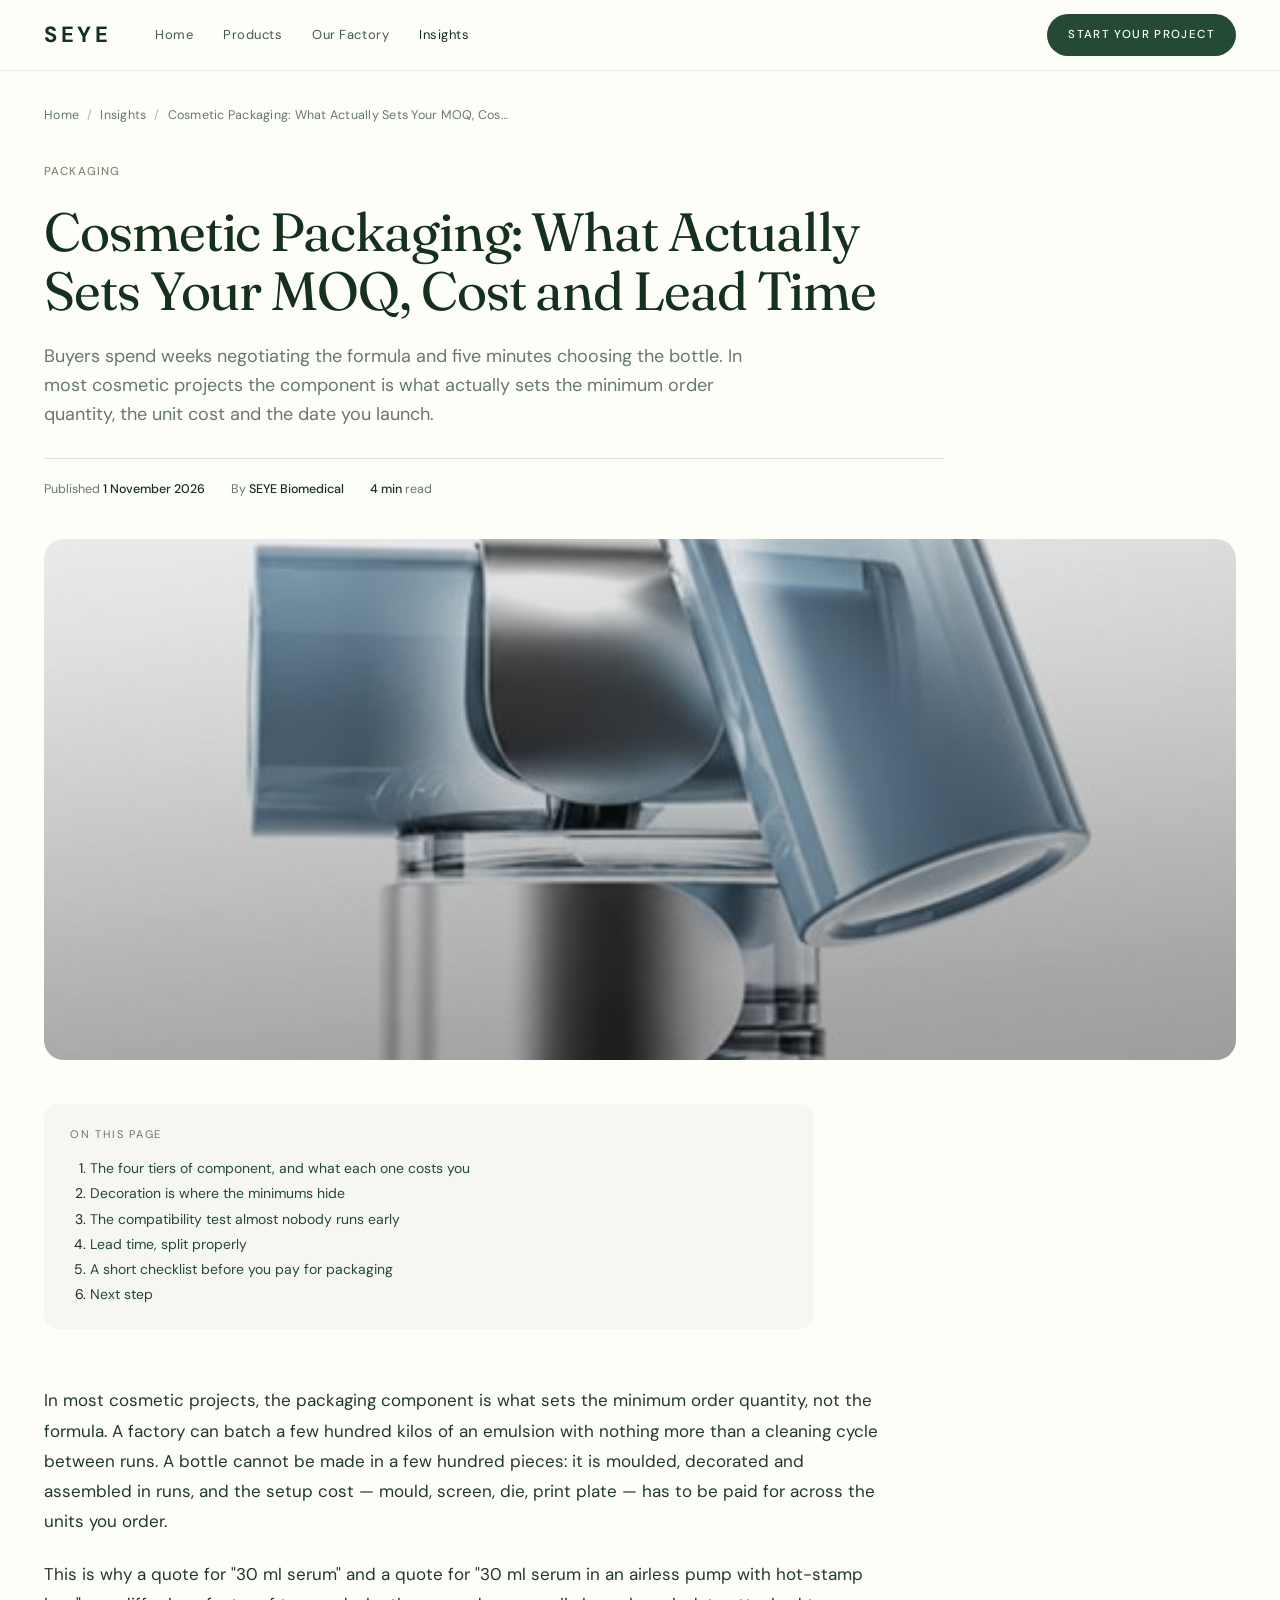
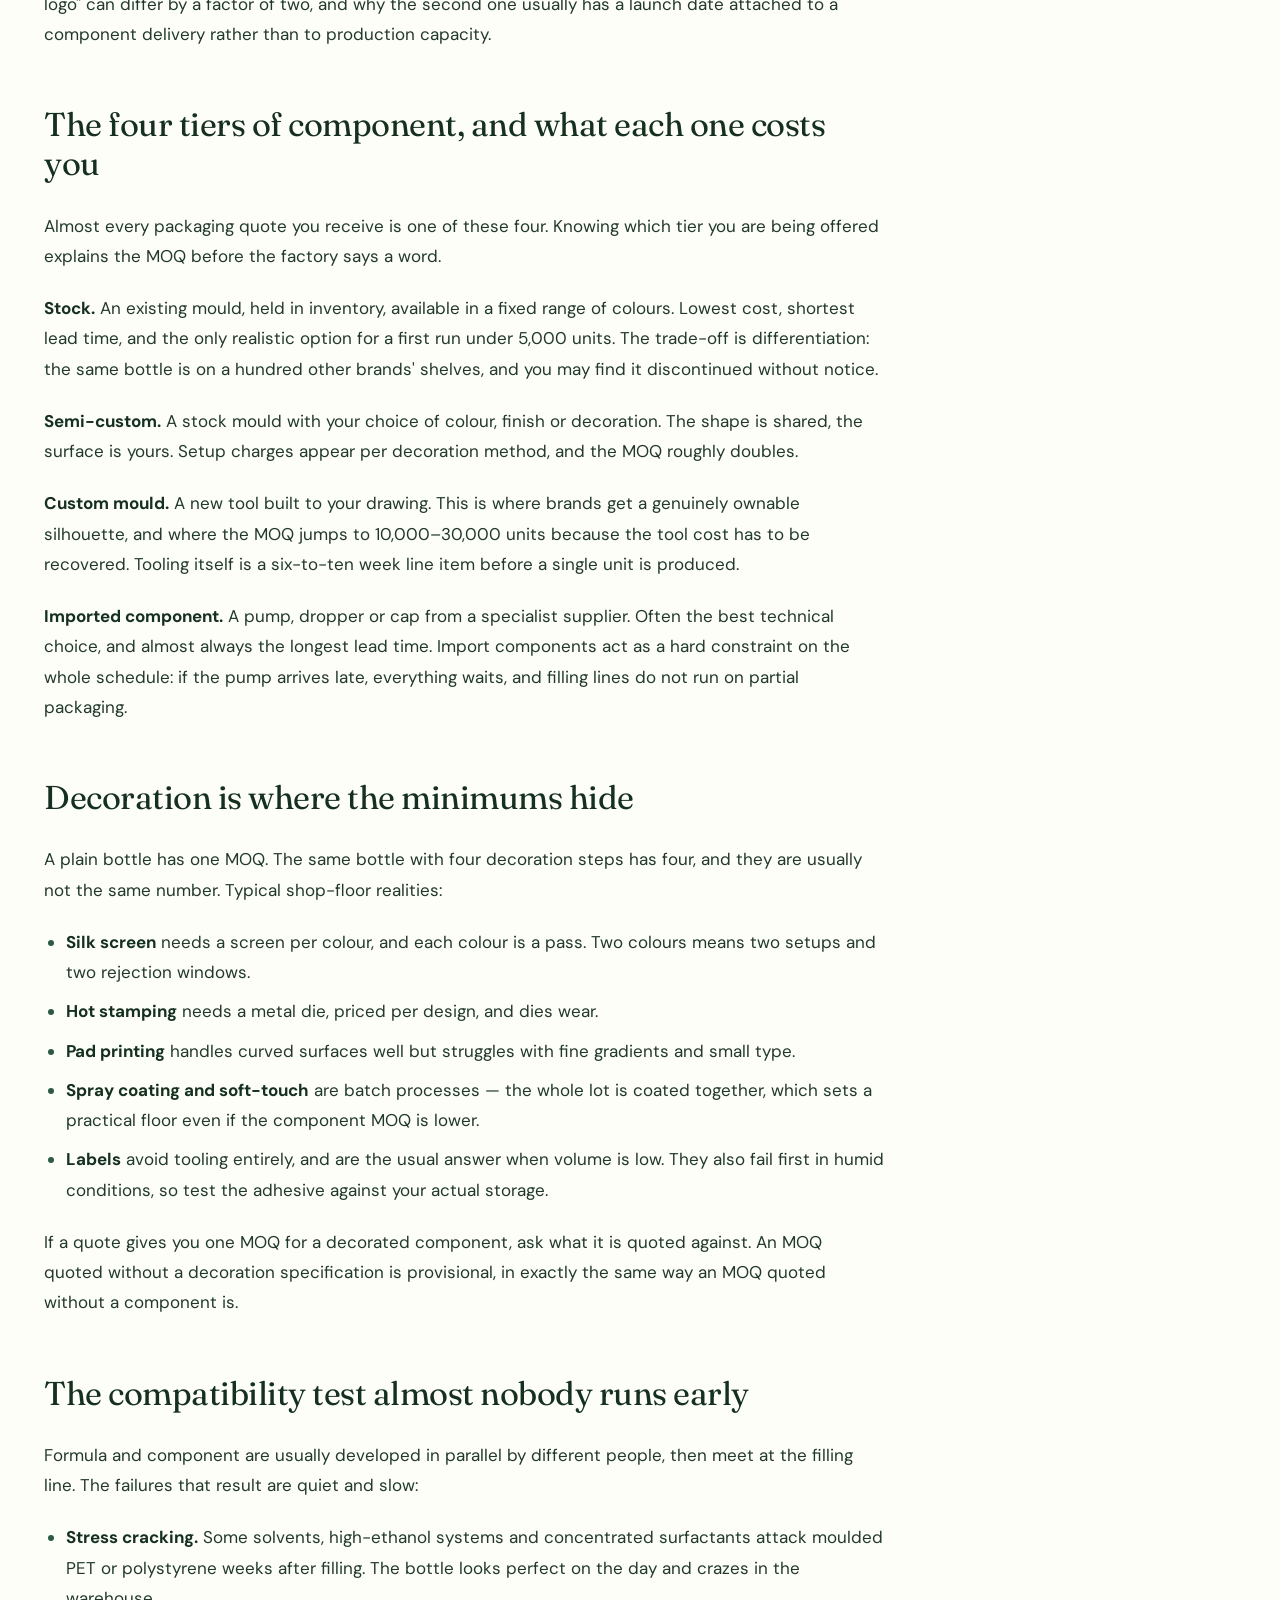
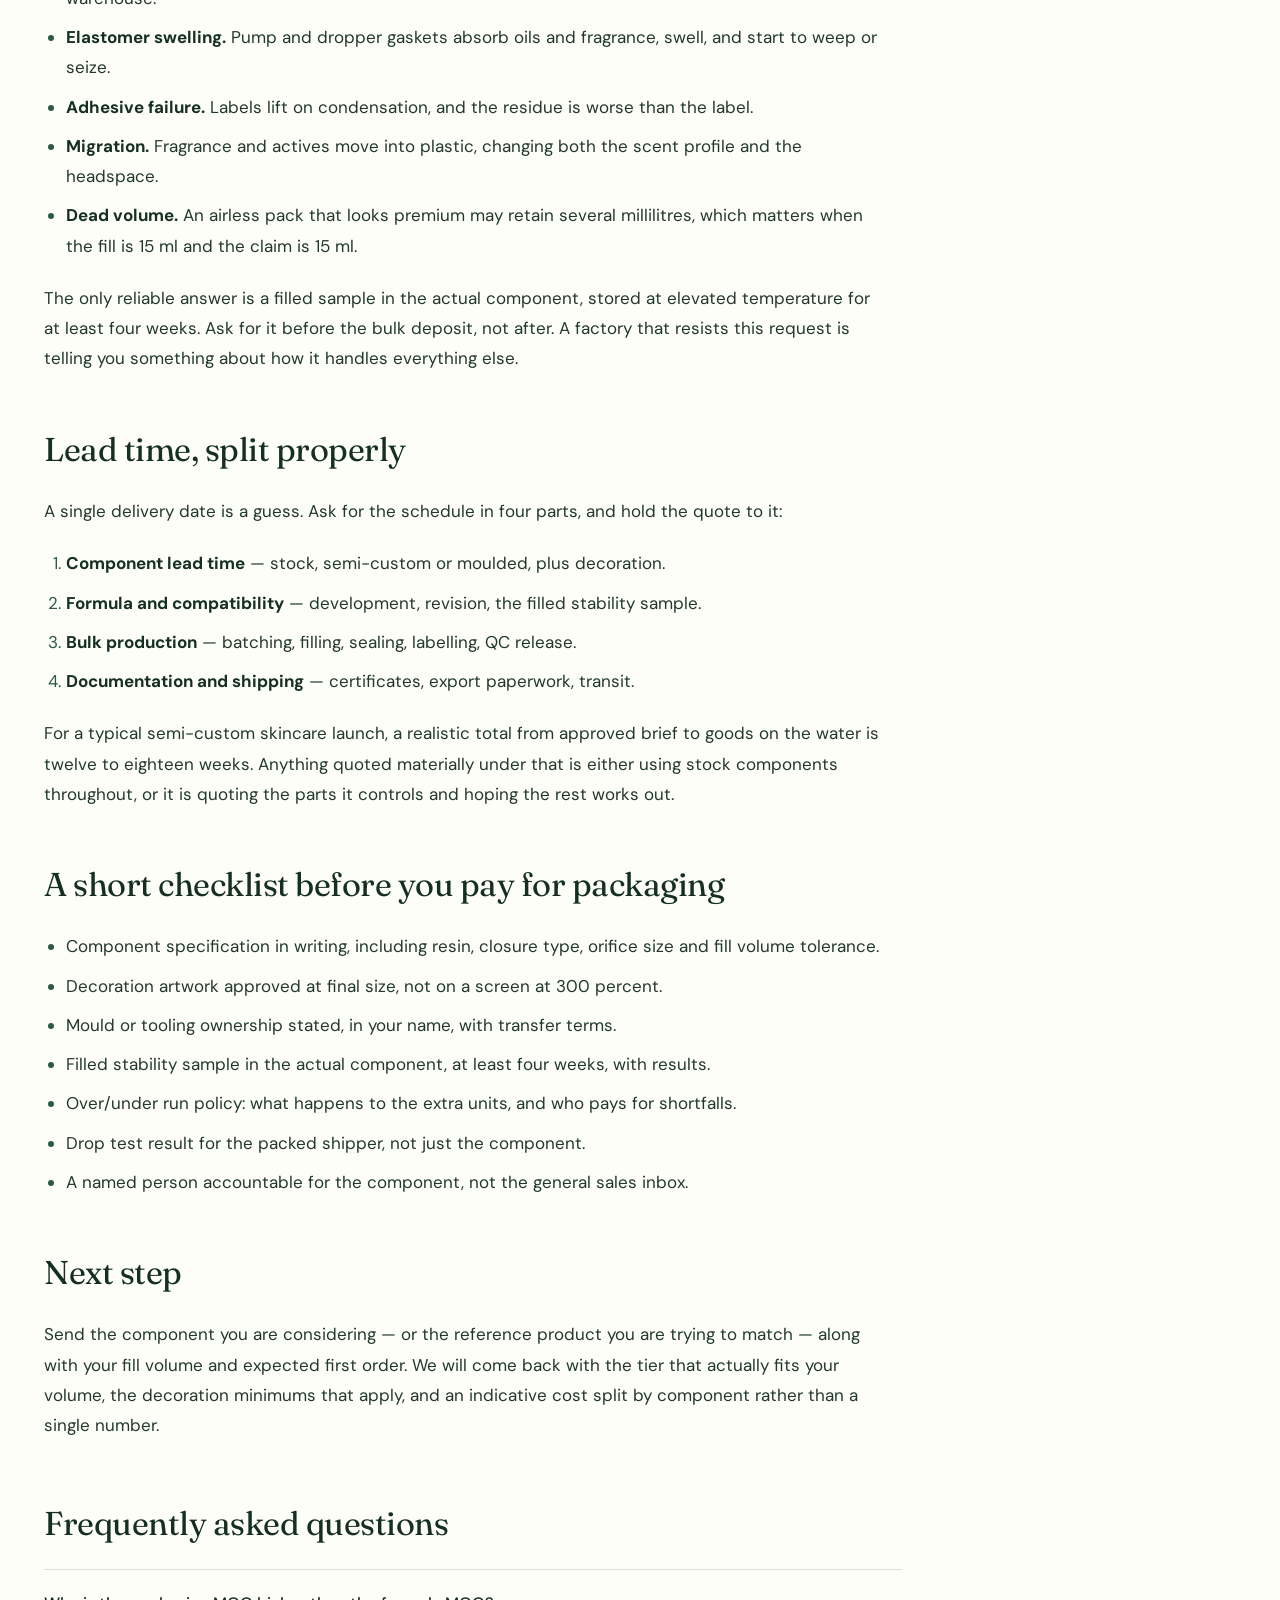
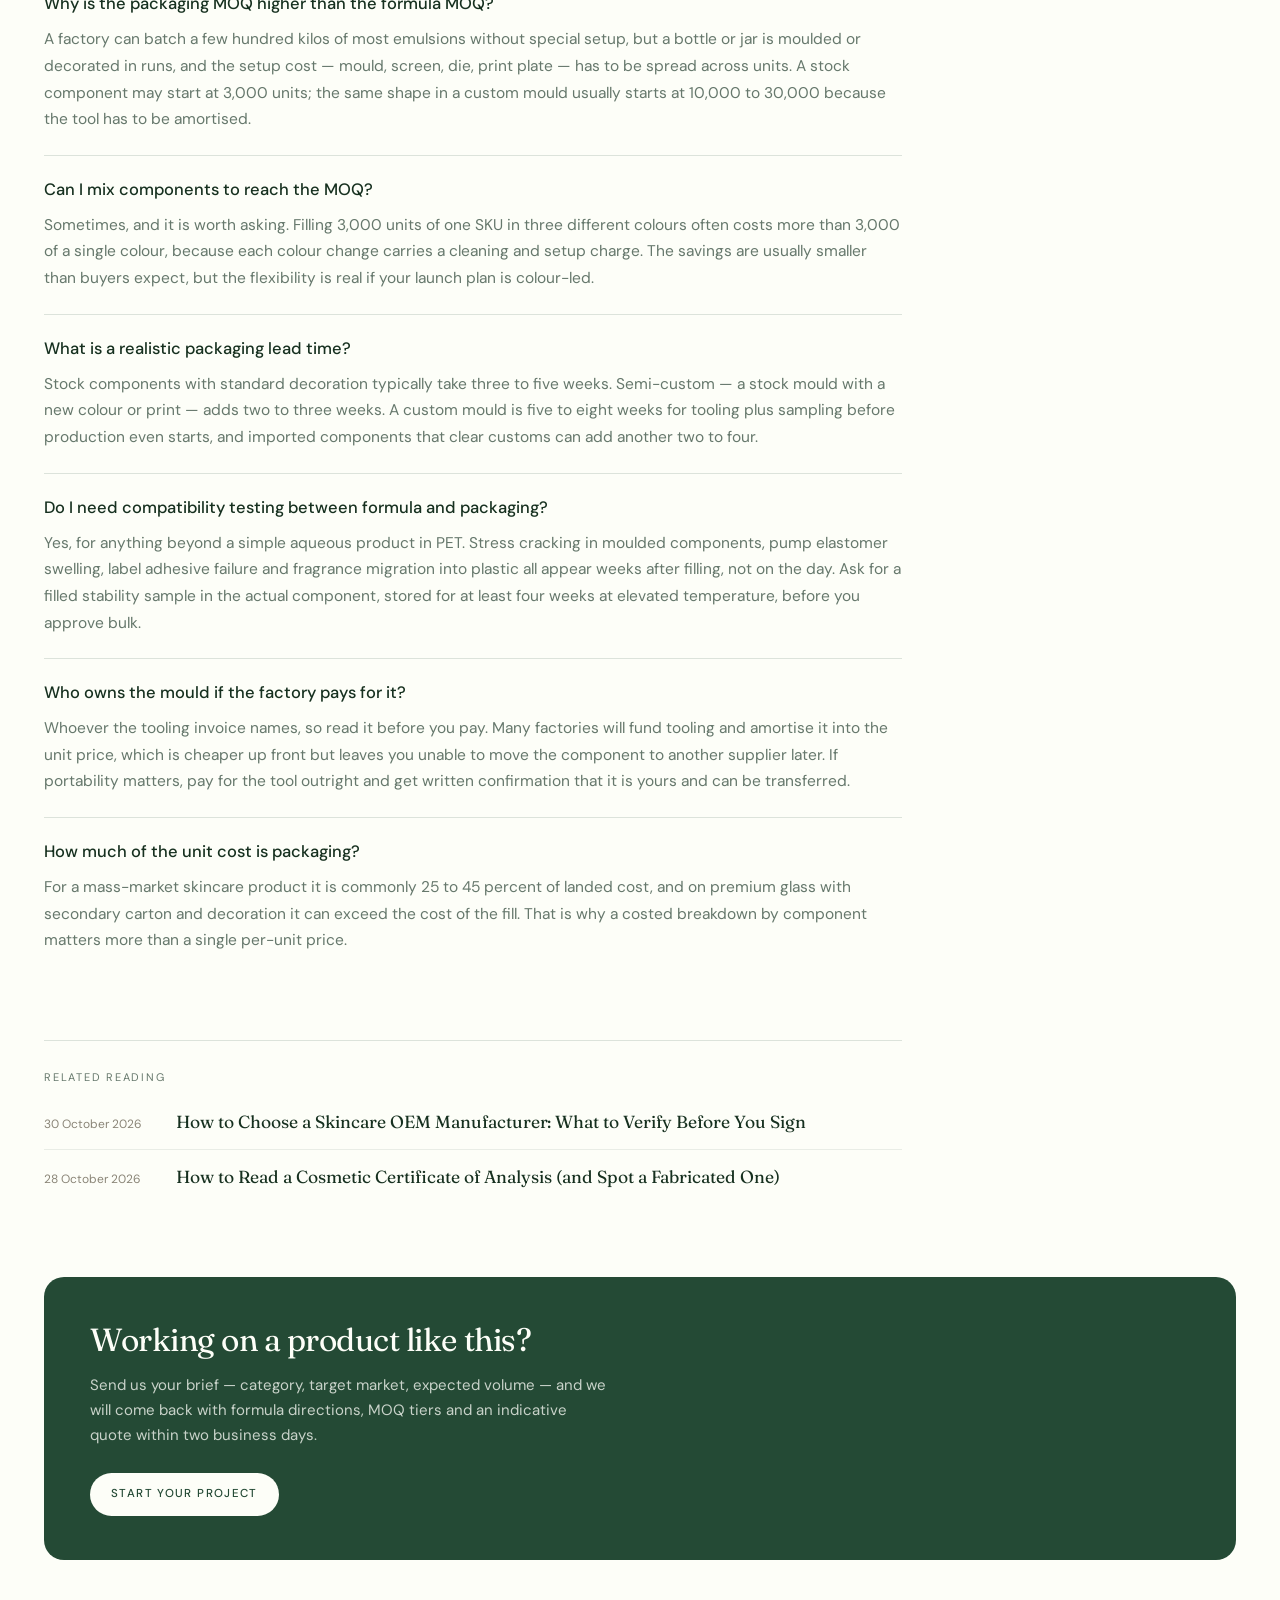
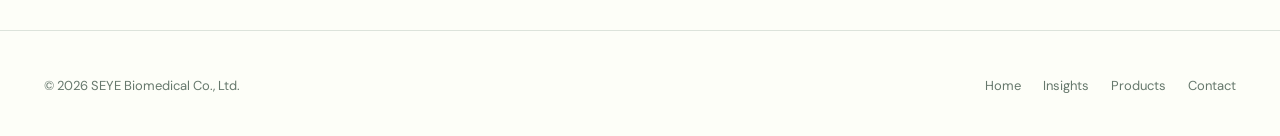
<file: insights/cosmetic-packaging-moq-cost-lead-time/index.html>
<!DOCTYPE html>
<html lang="en">
<head>
<meta charset="utf-8">
<meta name="viewport" content="width=device-width, initial-scale=1">
<title>Cosmetic Packaging: MOQ, Cost and Lead Time | SEYE Biomedical</title>
<meta name="description" content="Why the packaging component, not the formula, usually sets your cosmetic MOQ — component tiers, decoration minimums, compatibility tests and lead time anatomy.">
<meta name="keywords" content="cosmetic packaging MOQ, airless pump minimum order, custom cosmetic packaging, packaging lead time cosmetics, formula packaging compatibility, decorating cosmetic bottles">
<link rel="canonical" href="https://seye-cosmetic-site.pages.dev/insights/cosmetic-packaging-moq-cost-lead-time/">
<meta name="robots" content="noindex,nofollow">
<meta name="author" content="SEYE Biomedical">
<link rel="icon" href="../../assets/favicon.svg" type="image/svg+xml">
<link rel="alternate icon" href="../../assets/favicon-32.png" sizes="32x32">
<link rel="apple-touch-icon" href="../../assets/apple-touch-icon.png">
<meta name="theme-color" content="#244A35">
<meta property="og:type" content="article">
<meta property="og:site_name" content="SEYE Biomedical">
<meta property="og:title" content="Cosmetic Packaging: MOQ, Cost and Lead Time | SEYE Biomedical">
<meta property="og:description" content="Why the packaging component, not the formula, usually sets your cosmetic MOQ — component tiers, decoration minimums, compatibility tests and lead time anatomy.">
<meta property="og:url" content="https://seye-cosmetic-site.pages.dev/insights/cosmetic-packaging-moq-cost-lead-time/">
<meta property="og:image" content="https://seye-cosmetic-site.pages.dev/assets/src-packaging.jpg">
<meta property="og:image:alt" content="Cosmetic Packaging: MOQ, Cost and Lead Time | SEYE Biomedical">
<meta name="twitter:card" content="summary_large_image">
<meta name="twitter:title" content="Cosmetic Packaging: MOQ, Cost and Lead Time | SEYE Biomedical">
<meta name="twitter:description" content="Why the packaging component, not the formula, usually sets your cosmetic MOQ — component tiers, decoration minimums, compatibility tests and lead time anatomy.">
<meta name="twitter:image" content="https://seye-cosmetic-site.pages.dev/assets/src-packaging.jpg">
<link rel="stylesheet" href="../../assets/fonts.css">
<link rel="stylesheet" href="../../assets/insights.css">
<script type="application/ld+json">
{
  "@context": "https://schema.org",
  "@graph": [
    {
      "@type": "Organization",
      "@id": "https://seye-cosmetic-site.pages.dev/#organization",
      "name": "SEYE Biomedical",
      "alternateName": "SEYE Biomedical Co., Ltd.",
      "url": "https://seye-cosmetic-site.pages.dev/",
      "logo": {
        "@type": "ImageObject",
        "url": "https://seye-cosmetic-site.pages.dev/assets/apple-touch-icon.png",
        "width": 180,
        "height": 180
      },
      "description": "Guangzhou-based OEM, ODM and private-label skincare manufacturer with 80,000 m² of medical-grade production capacity.",
      "address": {
        "@type": "PostalAddress",
        "streetAddress": "Baiyun Meiwan Beauty & Health Industrial Park",
        "addressLocality": "Guangzhou",
        "addressRegion": "Guangdong",
        "addressCountry": "CN"
      },
      "contactPoint": {
        "@type": "ContactPoint",
        "contactType": "sales",
        "telephone": "+86-180-4077-7742",
        "email": "inquiry@seyecosmetic.com",
        "availableLanguage": [
          "en",
          "zh"
        ]
      }
    },
    {
      "@type": "WebSite",
      "@id": "https://seye-cosmetic-site.pages.dev/#website",
      "url": "https://seye-cosmetic-site.pages.dev/",
      "name": "SEYE Biomedical",
      "publisher": {
        "@id": "https://seye-cosmetic-site.pages.dev/#organization"
      }
    },
    {
      "@type": "BreadcrumbList",
      "@id": "https://seye-cosmetic-site.pages.dev/insights/cosmetic-packaging-moq-cost-lead-time/#breadcrumb",
      "itemListElement": [
        {
          "@type": "ListItem",
          "position": 1,
          "name": "Home",
          "item": "https://seye-cosmetic-site.pages.dev/"
        },
        {
          "@type": "ListItem",
          "position": 2,
          "name": "Insights",
          "item": "https://seye-cosmetic-site.pages.dev/insights/"
        },
        {
          "@type": "ListItem",
          "position": 3,
          "name": "Cosmetic Packaging: What Actually Sets Your MOQ, Cost and Lead Time",
          "item": "https://seye-cosmetic-site.pages.dev/insights/cosmetic-packaging-moq-cost-lead-time/"
        }
      ]
    },
    {
      "@type": "Article",
      "@id": "https://seye-cosmetic-site.pages.dev/insights/cosmetic-packaging-moq-cost-lead-time/#article",
      "headline": "Cosmetic Packaging: What Actually Sets Your MOQ, Cost and Lead Time",
      "description": "Why the packaging component, not the formula, usually sets your cosmetic MOQ — component tiers, decoration minimums, compatibility tests and lead time anatomy.",
      "url": "https://seye-cosmetic-site.pages.dev/insights/cosmetic-packaging-moq-cost-lead-time/",
      "mainEntityOfPage": {
        "@type": "WebPage",
        "@id": "https://seye-cosmetic-site.pages.dev/insights/cosmetic-packaging-moq-cost-lead-time/"
      },
      "datePublished": "2026-11-01",
      "dateModified": "2026-11-01",
      "inLanguage": "en",
      "articleSection": "Packaging",
      "keywords": "cosmetic packaging MOQ, airless pump minimum order, custom cosmetic packaging, packaging lead time cosmetics, formula packaging compatibility, decorating cosmetic bottles",
      "wordCount": 985,
      "author": {
        "@type": "Organization",
        "name": "SEYE Biomedical",
        "url": "https://seye-cosmetic-site.pages.dev/"
      },
      "publisher": {
        "@id": "https://seye-cosmetic-site.pages.dev/#organization"
      },
      "image": [
        "https://seye-cosmetic-site.pages.dev/assets/src-packaging.jpg"
      ],
      "isAccessibleForFree": true
    },
    {
      "@type": "FAQPage",
      "@id": "https://seye-cosmetic-site.pages.dev/insights/cosmetic-packaging-moq-cost-lead-time/#faq",
      "mainEntity": [
        {
          "@type": "Question",
          "name": "Why is the packaging MOQ higher than the formula MOQ?",
          "acceptedAnswer": {
            "@type": "Answer",
            "text": "A factory can batch a few hundred kilos of most emulsions without special setup, but a bottle or jar is moulded or decorated in runs, and the setup cost — mould, screen, die, print plate — has to be spread across units. A stock component may start at 3,000 units; the same shape in a custom mould usually starts at 10,000 to 30,000 because the tool has to be amortised."
          }
        },
        {
          "@type": "Question",
          "name": "Can I mix components to reach the MOQ?",
          "acceptedAnswer": {
            "@type": "Answer",
            "text": "Sometimes, and it is worth asking. Filling 3,000 units of one SKU in three different colours often costs more than 3,000 of a single colour, because each colour change carries a cleaning and setup charge. The savings are usually smaller than buyers expect, but the flexibility is real if your launch plan is colour-led."
          }
        },
        {
          "@type": "Question",
          "name": "What is a realistic packaging lead time?",
          "acceptedAnswer": {
            "@type": "Answer",
            "text": "Stock components with standard decoration typically take three to five weeks. Semi-custom — a stock mould with a new colour or print — adds two to three weeks. A custom mould is five to eight weeks for tooling plus sampling before production even starts, and imported components that clear customs can add another two to four."
          }
        },
        {
          "@type": "Question",
          "name": "Do I need compatibility testing between formula and packaging?",
          "acceptedAnswer": {
            "@type": "Answer",
            "text": "Yes, for anything beyond a simple aqueous product in PET. Stress cracking in moulded components, pump elastomer swelling, label adhesive failure and fragrance migration into plastic all appear weeks after filling, not on the day. Ask for a filled stability sample in the actual component, stored for at least four weeks at elevated temperature, before you approve bulk."
          }
        },
        {
          "@type": "Question",
          "name": "Who owns the mould if the factory pays for it?",
          "acceptedAnswer": {
            "@type": "Answer",
            "text": "Whoever the tooling invoice names, so read it before you pay. Many factories will fund tooling and amortise it into the unit price, which is cheaper up front but leaves you unable to move the component to another supplier later. If portability matters, pay for the tool outright and get written confirmation that it is yours and can be transferred."
          }
        },
        {
          "@type": "Question",
          "name": "How much of the unit cost is packaging?",
          "acceptedAnswer": {
            "@type": "Answer",
            "text": "For a mass-market skincare product it is commonly 25 to 45 percent of landed cost, and on premium glass with secondary carton and decoration it can exceed the cost of the fill. That is why a costed breakdown by component matters more than a single per-unit price."
          }
        }
      ]
    }
  ]
}
</script>
<script defer src="https://cloud.umami.is/script.js" data-website-id="bd986006-faf9-4f64-94bd-0ee7d508c644"></script>
</head>
<body>
<header class="ihdr"><div class="wrap ihdr__in"><a class="brand" href="../../index.html" aria-label="SEYE Biomedical — home">SEYE</a><nav class="inav" aria-label="Primary"><a href="../../index.html">Home</a><a href="../../index.html#products">Products</a><a href="../../index.html#factory">Our Factory</a><a href="../../insights/" aria-current="page">Insights</a></nav><a class="btn btn-solid" href="../../index.html#contact">Start Your Project</a></div></header>
<main>
<div class="wrap">
<nav class="crumbs" aria-label="Breadcrumb"><ol><li><a href="../../index.html">Home</a></li><li><a href="../../insights/">Insights</a></li><li aria-current="page">Cosmetic Packaging: What Actually Sets Your MOQ, Cos…</li></ol></nav>
<article class="art">
<header class="art-head">
<p class="kicker"><span>Packaging</span></p>
<h1>Cosmetic Packaging: What Actually Sets Your MOQ, Cost and Lead Time</h1>
<p class="art-lede">Buyers spend weeks negotiating the formula and five minutes choosing the bottle. In most cosmetic projects the component is what actually sets the minimum order quantity, the unit cost and the date you launch.</p>
<div class="art-meta"><span>Published <b><time datetime="2026-11-01">1 November 2026</time></b></span><span>By <b>SEYE Biomedical</b></span><span><b>4 min</b> read</span></div>
</header>
<figure class="art-cover"><img src="../../assets/src-packaging.jpg" alt="Cosmetic packaging components arranged on a workbench" fetchpriority="high"></figure>
<nav class="toc" aria-label="On this page"><p>On this page</p><ol><li><a href="#the-four-tiers-of-component-and-what-each-one-costs-you">The four tiers of component, and what each one costs you</a></li><li><a href="#decoration-is-where-the-minimums-hide">Decoration is where the minimums hide</a></li><li><a href="#the-compatibility-test-almost-nobody-runs-early">The compatibility test almost nobody runs early</a></li><li><a href="#lead-time-split-properly">Lead time, split properly</a></li><li><a href="#a-short-checklist-before-you-pay-for-packaging">A short checklist before you pay for packaging</a></li><li><a href="#next-step">Next step</a></li></ol></nav>
<div class="prose">
<p>In most cosmetic projects, the packaging component is what sets the minimum order quantity, not the formula. A factory can batch a few hundred kilos of an emulsion with nothing more than a cleaning cycle between runs. A bottle cannot be made in a few hundred pieces: it is moulded, decorated and assembled in runs, and the setup cost — mould, screen, die, print plate — has to be paid for across the units you order.</p>
<p>This is why a quote for "30 ml serum" and a quote for "30 ml serum in an airless pump with hot-stamp logo" can differ by a factor of two, and why the second one usually has a launch date attached to a component delivery rather than to production capacity.</p>
<h2 id="the-four-tiers-of-component-and-what-each-one-costs-you">The four tiers of component, and what each one costs you</h2>
<p>Almost every packaging quote you receive is one of these four. Knowing which tier you are being offered explains the MOQ before the factory says a word.</p>
<p><strong>Stock.</strong> An existing mould, held in inventory, available in a fixed range of colours. Lowest cost, shortest lead time, and the only realistic option for a first run under 5,000 units. The trade-off is differentiation: the same bottle is on a hundred other brands' shelves, and you may find it discontinued without notice.</p>
<p><strong>Semi-custom.</strong> A stock mould with your choice of colour, finish or decoration. The shape is shared, the surface is yours. Setup charges appear per decoration method, and the MOQ roughly doubles.</p>
<p><strong>Custom mould.</strong> A new tool built to your drawing. This is where brands get a genuinely ownable silhouette, and where the MOQ jumps to 10,000–30,000 units because the tool cost has to be recovered. Tooling itself is a six-to-ten week line item before a single unit is produced.</p>
<p><strong>Imported component.</strong> A pump, dropper or cap from a specialist supplier. Often the best technical choice, and almost always the longest lead time. Import components act as a hard constraint on the whole schedule: if the pump arrives late, everything waits, and filling lines do not run on partial packaging.</p>
<h2 id="decoration-is-where-the-minimums-hide">Decoration is where the minimums hide</h2>
<p>A plain bottle has one MOQ. The same bottle with four decoration steps has four, and they are usually not the same number. Typical shop-floor realities:</p>
<ul>
<li><strong>Silk screen</strong> needs a screen per colour, and each colour is a pass. Two colours means two setups and two rejection windows.</li>
<li><strong>Hot stamping</strong> needs a metal die, priced per design, and dies wear.</li>
<li><strong>Pad printing</strong> handles curved surfaces well but struggles with fine gradients and small type.</li>
<li><strong>Spray coating and soft-touch</strong> are batch processes — the whole lot is coated together, which sets a practical floor even if the component MOQ is lower.</li>
<li><strong>Labels</strong> avoid tooling entirely, and are the usual answer when volume is low. They also fail first in humid conditions, so test the adhesive against your actual storage.</li>
</ul>
<p>If a quote gives you one MOQ for a decorated component, ask what it is quoted against. An MOQ quoted without a decoration specification is provisional, in exactly the same way an MOQ quoted without a component is.</p>
<h2 id="the-compatibility-test-almost-nobody-runs-early">The compatibility test almost nobody runs early</h2>
<p>Formula and component are usually developed in parallel by different people, then meet at the filling line. The failures that result are quiet and slow:</p>
<ul>
<li><strong>Stress cracking.</strong> Some solvents, high-ethanol systems and concentrated surfactants attack moulded PET or polystyrene weeks after filling. The bottle looks perfect on the day and crazes in the warehouse.</li>
<li><strong>Elastomer swelling.</strong> Pump and dropper gaskets absorb oils and fragrance, swell, and start to weep or seize.</li>
<li><strong>Adhesive failure.</strong> Labels lift on condensation, and the residue is worse than the label.</li>
<li><strong>Migration.</strong> Fragrance and actives move into plastic, changing both the scent profile and the headspace.</li>
<li><strong>Dead volume.</strong> An airless pack that looks premium may retain several millilitres, which matters when the fill is 15 ml and the claim is 15 ml.</li>
</ul>
<p>The only reliable answer is a filled sample in the actual component, stored at elevated temperature for at least four weeks. Ask for it before the bulk deposit, not after. A factory that resists this request is telling you something about how it handles everything else.</p>
<h2 id="lead-time-split-properly">Lead time, split properly</h2>
<p>A single delivery date is a guess. Ask for the schedule in four parts, and hold the quote to it:</p>
<ol>
<li><strong>Component lead time</strong> — stock, semi-custom or moulded, plus decoration.</li>
<li><strong>Formula and compatibility</strong> — development, revision, the filled stability sample.</li>
<li><strong>Bulk production</strong> — batching, filling, sealing, labelling, QC release.</li>
<li><strong>Documentation and shipping</strong> — certificates, export paperwork, transit.</li>
</ol>
<p>For a typical semi-custom skincare launch, a realistic total from approved brief to goods on the water is twelve to eighteen weeks. Anything quoted materially under that is either using stock components throughout, or it is quoting the parts it controls and hoping the rest works out.</p>
<h2 id="a-short-checklist-before-you-pay-for-packaging">A short checklist before you pay for packaging</h2>
<ul>
<li>Component specification in writing, including resin, closure type, orifice size and fill volume tolerance.</li>
<li>Decoration artwork approved at final size, not on a screen at 300 percent.</li>
<li>Mould or tooling ownership stated, in your name, with transfer terms.</li>
<li>Filled stability sample in the actual component, at least four weeks, with results.</li>
<li>Over/under run policy: what happens to the extra units, and who pays for shortfalls.</li>
<li>Drop test result for the packed shipper, not just the component.</li>
<li>A named person accountable for the component, not the general sales inbox.</li>
</ul>
<h2 id="next-step">Next step</h2>
<p>Send the component you are considering — or the reference product you are trying to match — along with your fill volume and expected first order. We will come back with the tier that actually fits your volume, the decoration minimums that apply, and an indicative cost split by component rather than a single number.</p>
</div>
<section class="faq" id="faq" aria-labelledby="faq-h">
<h2 id="faq-h">Frequently asked questions</h2>
<div class="faq__item"><h3>Why is the packaging MOQ higher than the formula MOQ?</h3><p>A factory can batch a few hundred kilos of most emulsions without special setup, but a bottle or jar is moulded or decorated in runs, and the setup cost — mould, screen, die, print plate — has to be spread across units. A stock component may start at 3,000 units; the same shape in a custom mould usually starts at 10,000 to 30,000 because the tool has to be amortised.</p></div>
<div class="faq__item"><h3>Can I mix components to reach the MOQ?</h3><p>Sometimes, and it is worth asking. Filling 3,000 units of one SKU in three different colours often costs more than 3,000 of a single colour, because each colour change carries a cleaning and setup charge. The savings are usually smaller than buyers expect, but the flexibility is real if your launch plan is colour-led.</p></div>
<div class="faq__item"><h3>What is a realistic packaging lead time?</h3><p>Stock components with standard decoration typically take three to five weeks. Semi-custom — a stock mould with a new colour or print — adds two to three weeks. A custom mould is five to eight weeks for tooling plus sampling before production even starts, and imported components that clear customs can add another two to four.</p></div>
<div class="faq__item"><h3>Do I need compatibility testing between formula and packaging?</h3><p>Yes, for anything beyond a simple aqueous product in PET. Stress cracking in moulded components, pump elastomer swelling, label adhesive failure and fragrance migration into plastic all appear weeks after filling, not on the day. Ask for a filled stability sample in the actual component, stored for at least four weeks at elevated temperature, before you approve bulk.</p></div>
<div class="faq__item"><h3>Who owns the mould if the factory pays for it?</h3><p>Whoever the tooling invoice names, so read it before you pay. Many factories will fund tooling and amortise it into the unit price, which is cheaper up front but leaves you unable to move the component to another supplier later. If portability matters, pay for the tool outright and get written confirmation that it is yours and can be transferred.</p></div>
<div class="faq__item"><h3>How much of the unit cost is packaging?</h3><p>For a mass-market skincare product it is commonly 25 to 45 percent of landed cost, and on premium glass with secondary carton and decoration it can exceed the cost of the fill. That is why a costed breakdown by component matters more than a single per-unit price.</p></div>
</section>
<nav class="related" aria-label="Related reading">
<p>Related reading</p>
<a href="../how-to-choose-a-skincare-oem-manufacturer/"><time datetime="2026-10-30">30 October 2026</time><span>How to Choose a Skincare OEM Manufacturer: What to Verify Before You Sign</span></a>
<a href="../reading-a-cosmetic-certificate-of-analysis/"><time datetime="2026-10-28">28 October 2026</time><span>How to Read a Cosmetic Certificate of Analysis (and Spot a Fabricated One)</span></a>
</nav>
<aside class="cta-box">
<h2>Working on a product like this?</h2>
<p>Send us your brief — category, target market, expected volume — and we will come back with formula directions, MOQ tiers and an indicative quote within two business days.</p>
<a class="btn" href="../../index.html#contact">Start Your Project</a>
</aside>
</article>
</div>
</main>
<footer class="iftr"><div class="wrap iftr__in"><span>&copy; 2026 SEYE Biomedical Co., Ltd.</span><nav aria-label="Footer"><a href="../../index.html">Home</a><a href="../../insights/">Insights</a><a href="../../index.html#products">Products</a><a href="../../index.html#contact">Contact</a></nav></div></footer>
</body>
</html>
</file>
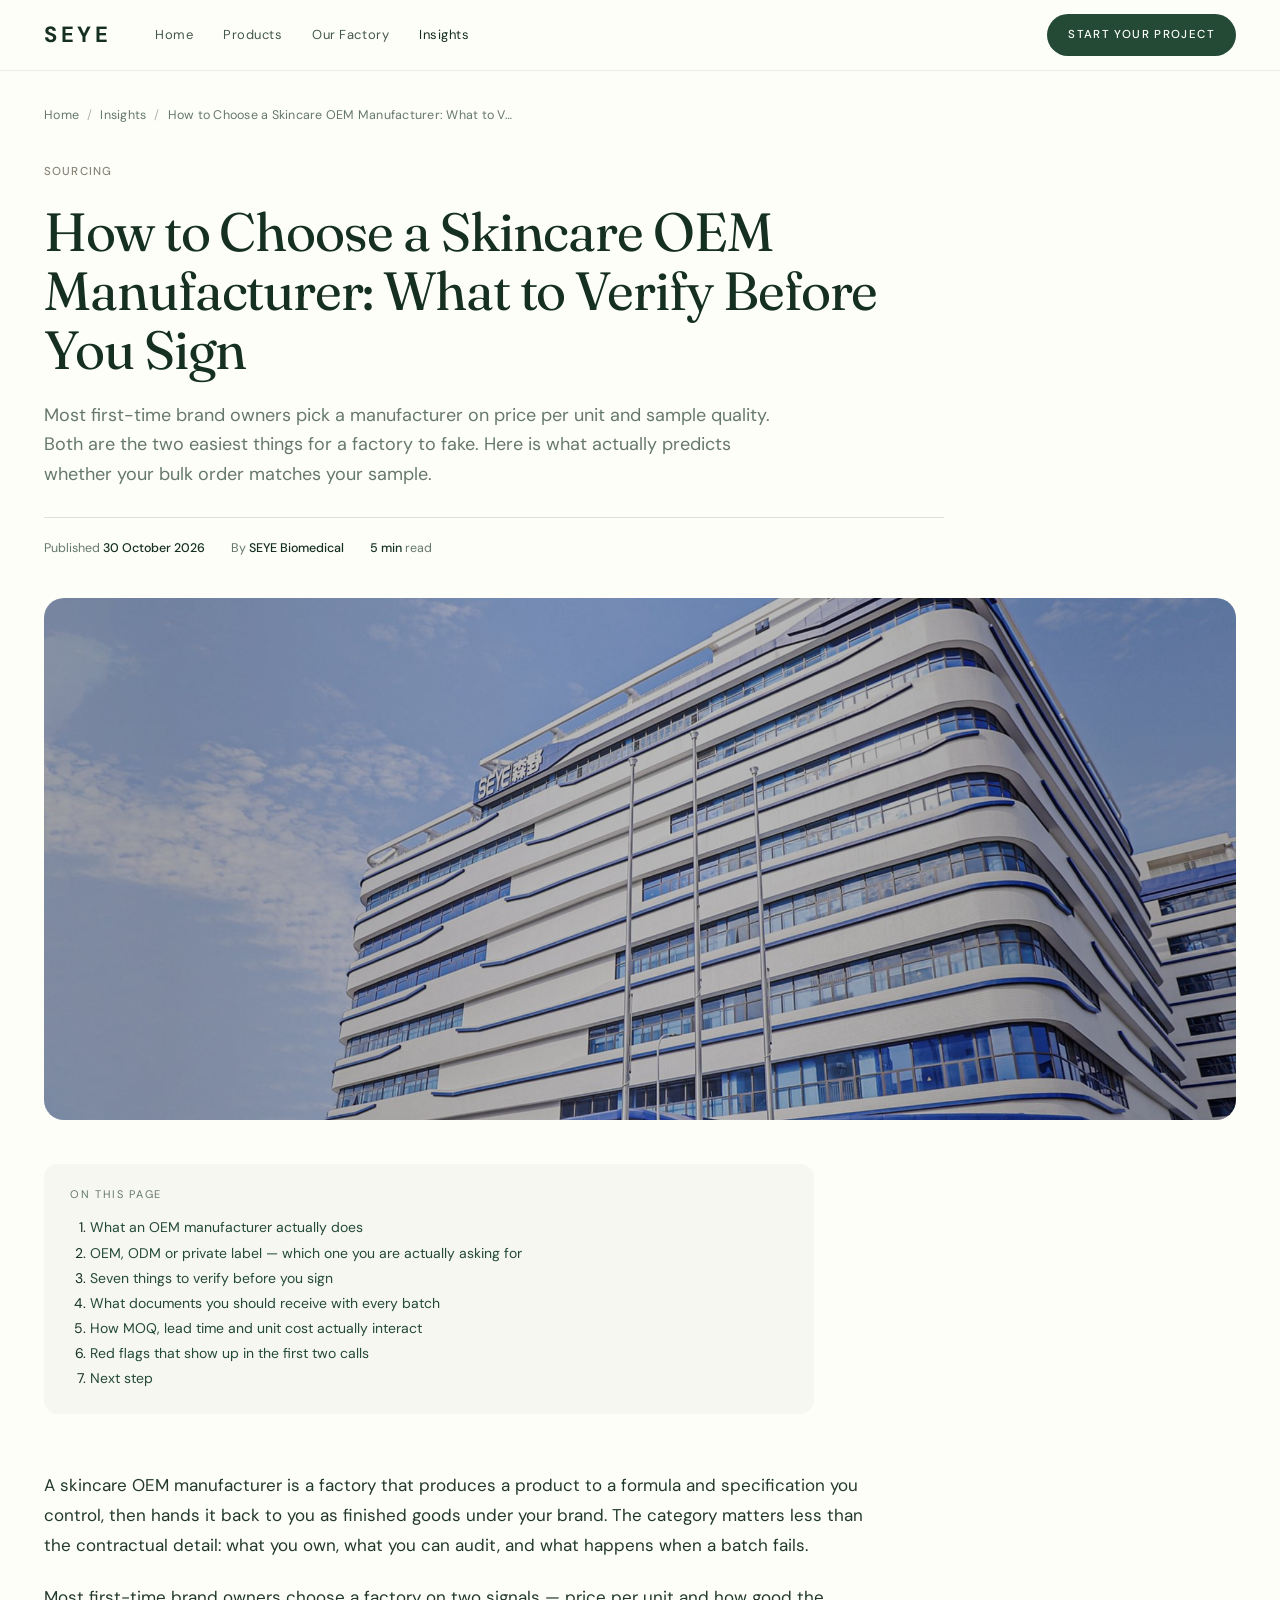
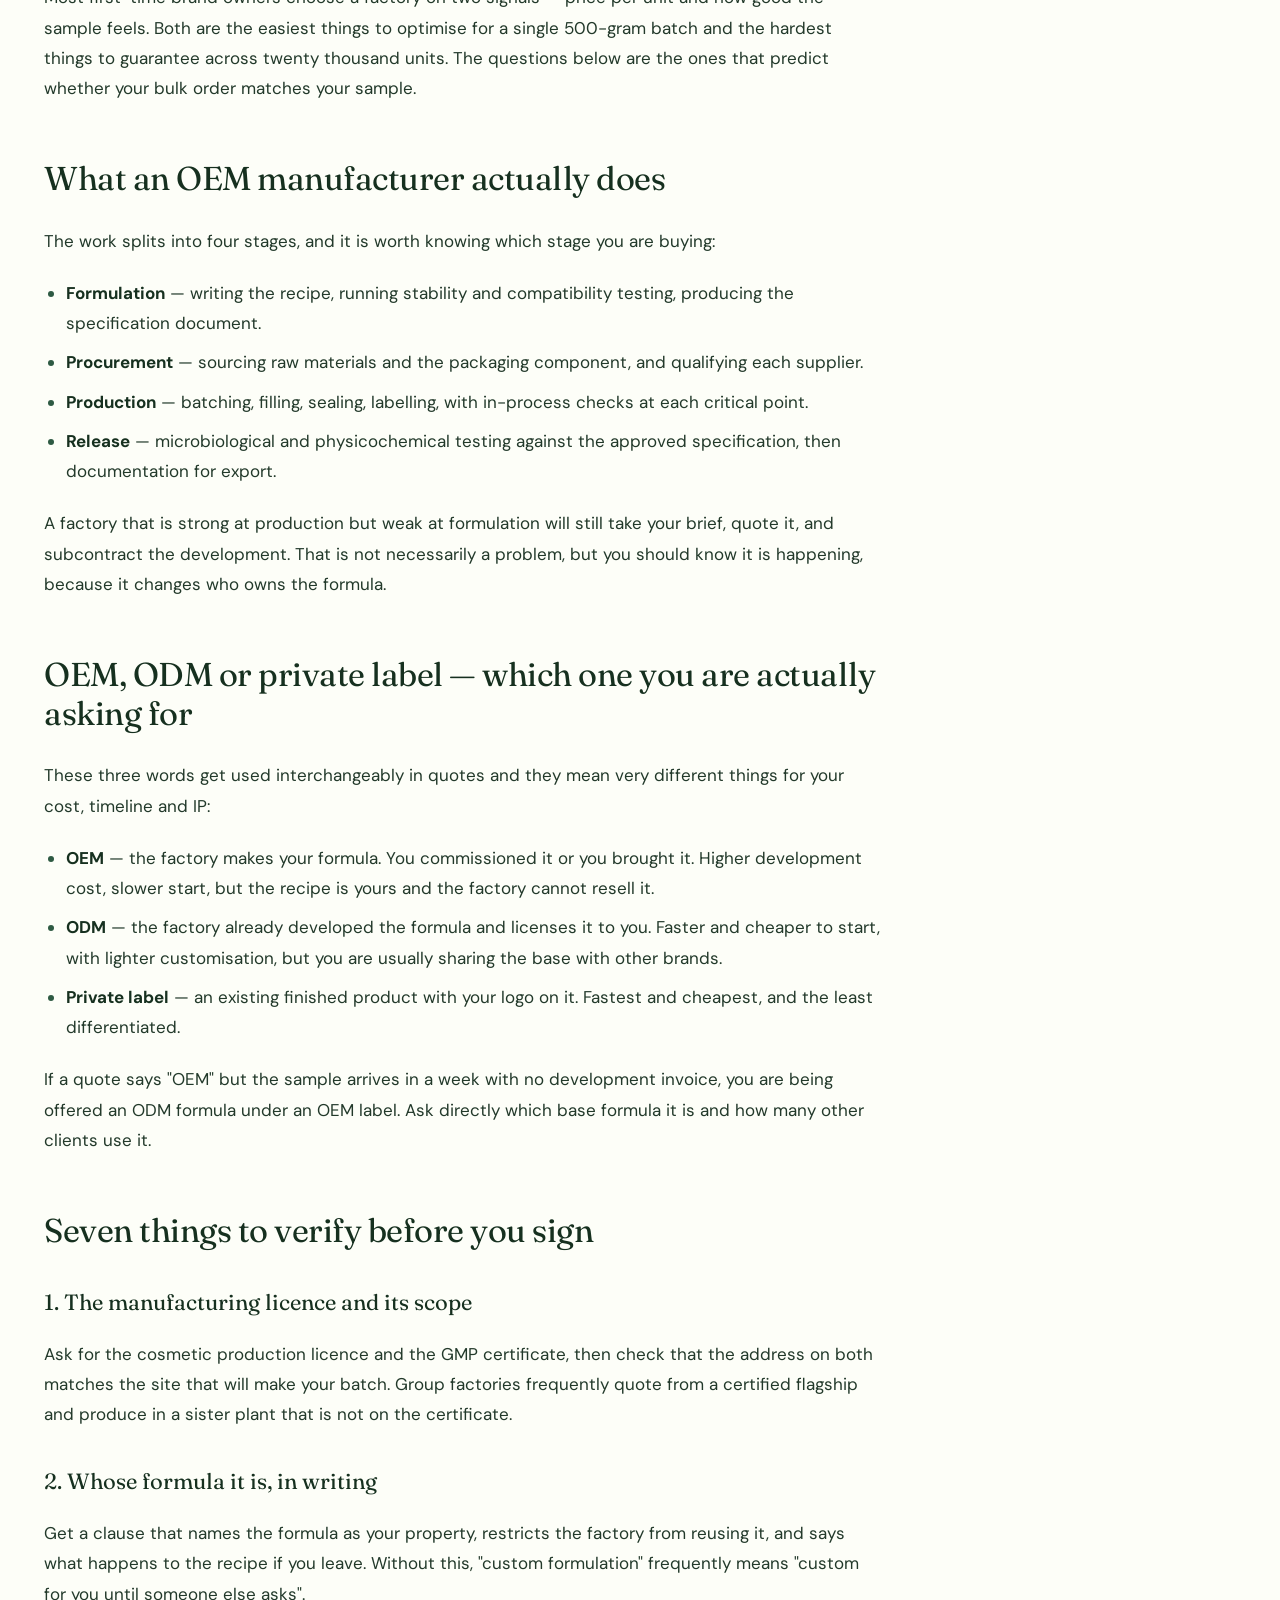
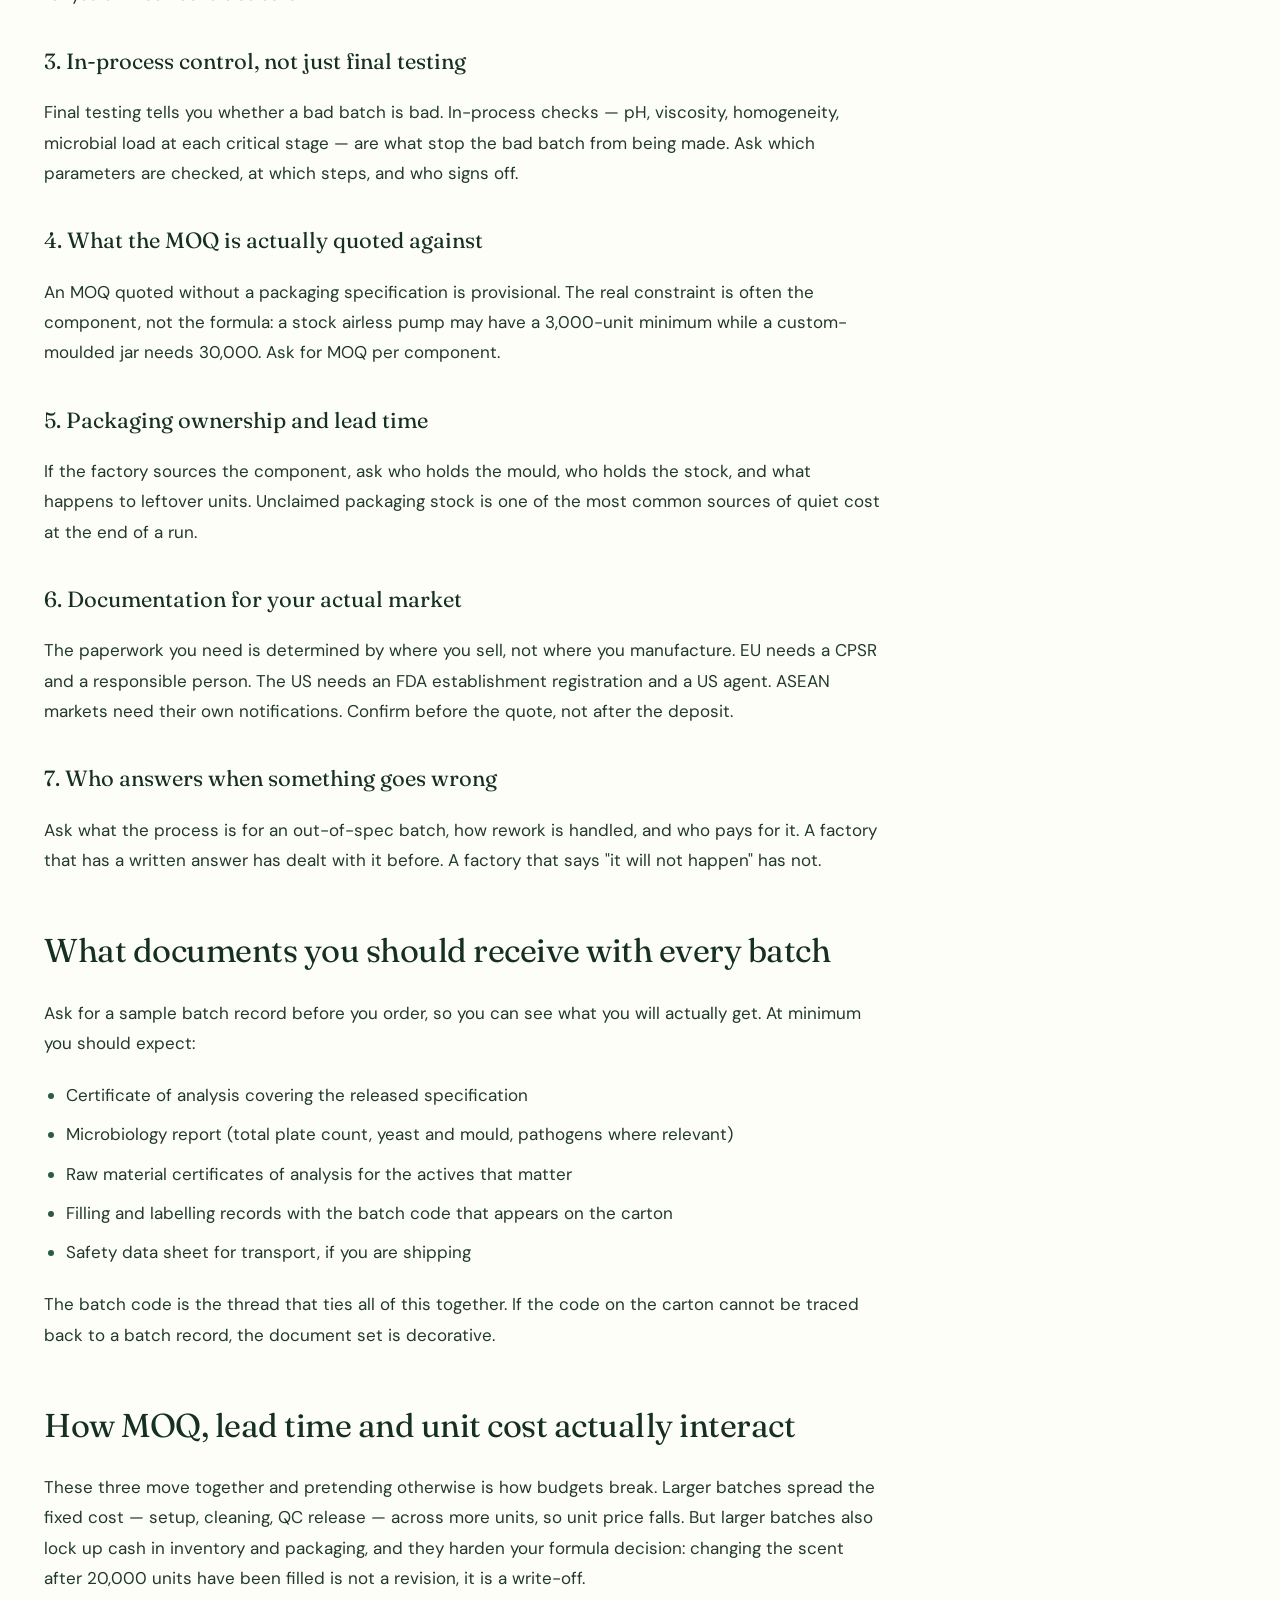
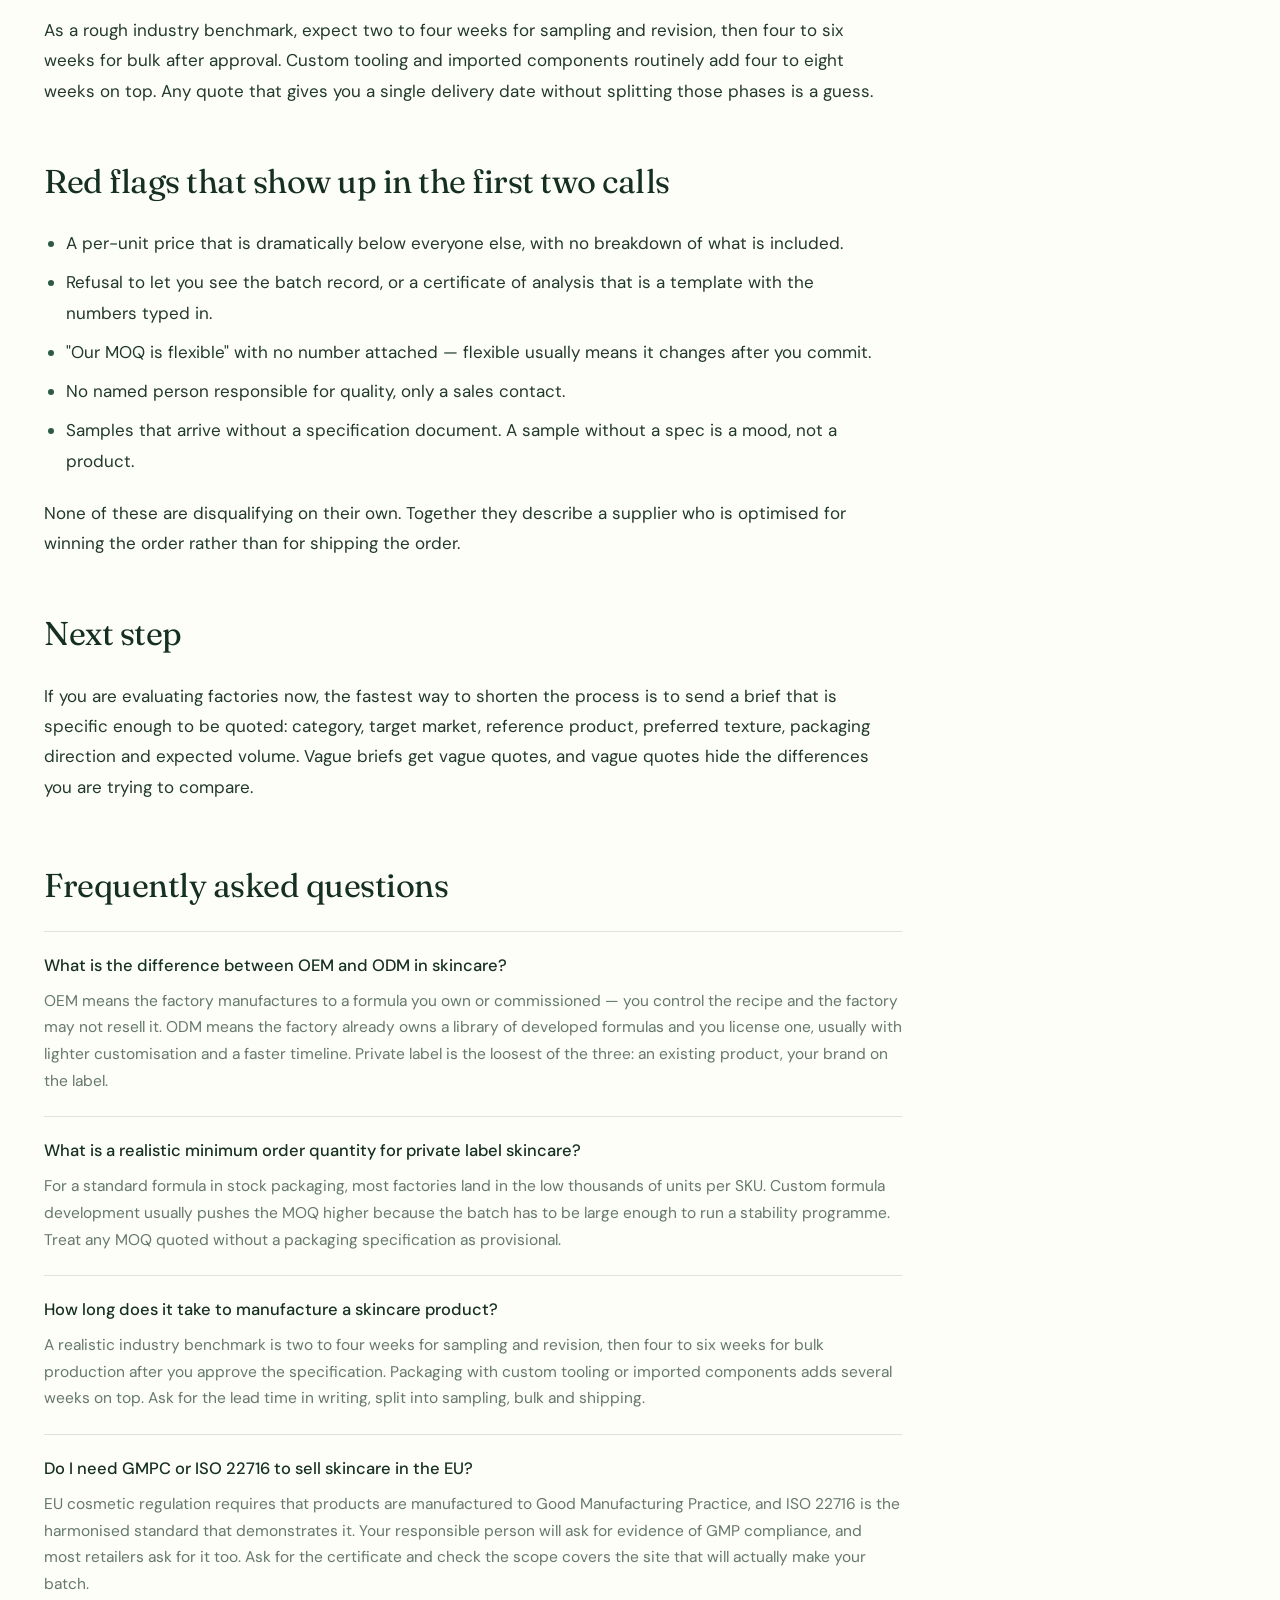
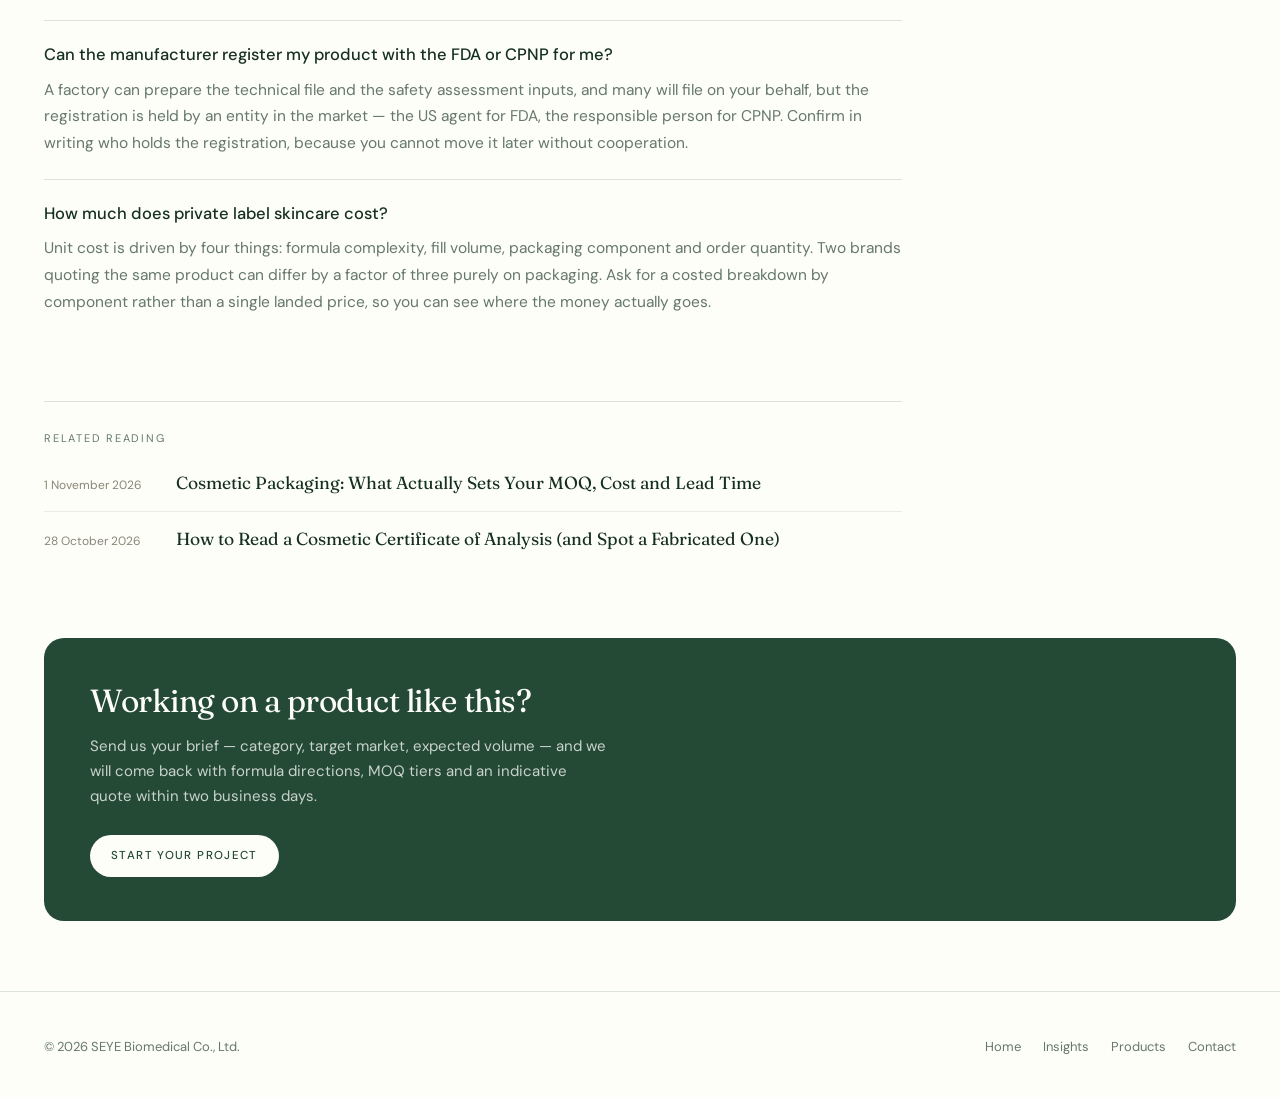
<file: insights/how-to-choose-a-skincare-oem-manufacturer/index.html>
<!DOCTYPE html>
<html lang="en">
<head>
<meta charset="utf-8">
<meta name="viewport" content="width=device-width, initial-scale=1">
<title>How to Choose a Skincare OEM Manufacturer | SEYE Biomedical</title>
<meta name="description" content="A practical checklist for vetting skincare OEM and ODM factories: licences, formula ownership, in-process QC, MOQ terms, packaging and export documentation.">
<meta name="keywords" content="skincare OEM manufacturer, private label skincare, ODM cosmetics, skincare MOQ, GMPC, ISO 22716">
<link rel="canonical" href="https://seye-cosmetic-site.pages.dev/insights/how-to-choose-a-skincare-oem-manufacturer/">
<meta name="robots" content="noindex,nofollow">
<meta name="author" content="SEYE Biomedical">
<link rel="icon" href="../../assets/favicon.svg" type="image/svg+xml">
<link rel="alternate icon" href="../../assets/favicon-32.png" sizes="32x32">
<link rel="apple-touch-icon" href="../../assets/apple-touch-icon.png">
<meta name="theme-color" content="#244A35">
<meta property="og:type" content="article">
<meta property="og:site_name" content="SEYE Biomedical">
<meta property="og:title" content="How to Choose a Skincare OEM Manufacturer | SEYE Biomedical">
<meta property="og:description" content="A practical checklist for vetting skincare OEM and ODM factories: licences, formula ownership, in-process QC, MOQ terms, packaging and export documentation.">
<meta property="og:url" content="https://seye-cosmetic-site.pages.dev/insights/how-to-choose-a-skincare-oem-manufacturer/">
<meta property="og:image" content="https://seye-cosmetic-site.pages.dev/assets/hero.jpg">
<meta property="og:image:alt" content="How to Choose a Skincare OEM Manufacturer | SEYE Biomedical">
<meta name="twitter:card" content="summary_large_image">
<meta name="twitter:title" content="How to Choose a Skincare OEM Manufacturer | SEYE Biomedical">
<meta name="twitter:description" content="A practical checklist for vetting skincare OEM and ODM factories: licences, formula ownership, in-process QC, MOQ terms, packaging and export documentation.">
<meta name="twitter:image" content="https://seye-cosmetic-site.pages.dev/assets/hero.jpg">
<link rel="stylesheet" href="../../assets/fonts.css">
<link rel="stylesheet" href="../../assets/insights.css">
<script type="application/ld+json">
{
  "@context": "https://schema.org",
  "@graph": [
    {
      "@type": "Organization",
      "@id": "https://seye-cosmetic-site.pages.dev/#organization",
      "name": "SEYE Biomedical",
      "alternateName": "SEYE Biomedical Co., Ltd.",
      "url": "https://seye-cosmetic-site.pages.dev/",
      "logo": {
        "@type": "ImageObject",
        "url": "https://seye-cosmetic-site.pages.dev/assets/apple-touch-icon.png",
        "width": 180,
        "height": 180
      },
      "description": "Guangzhou-based OEM, ODM and private-label skincare manufacturer with 80,000 m² of medical-grade production capacity.",
      "address": {
        "@type": "PostalAddress",
        "streetAddress": "Baiyun Meiwan Beauty & Health Industrial Park",
        "addressLocality": "Guangzhou",
        "addressRegion": "Guangdong",
        "addressCountry": "CN"
      },
      "contactPoint": {
        "@type": "ContactPoint",
        "contactType": "sales",
        "telephone": "+86-180-4077-7742",
        "email": "inquiry@seyecosmetic.com",
        "availableLanguage": [
          "en",
          "zh"
        ]
      }
    },
    {
      "@type": "WebSite",
      "@id": "https://seye-cosmetic-site.pages.dev/#website",
      "url": "https://seye-cosmetic-site.pages.dev/",
      "name": "SEYE Biomedical",
      "publisher": {
        "@id": "https://seye-cosmetic-site.pages.dev/#organization"
      }
    },
    {
      "@type": "BreadcrumbList",
      "@id": "https://seye-cosmetic-site.pages.dev/insights/how-to-choose-a-skincare-oem-manufacturer/#breadcrumb",
      "itemListElement": [
        {
          "@type": "ListItem",
          "position": 1,
          "name": "Home",
          "item": "https://seye-cosmetic-site.pages.dev/"
        },
        {
          "@type": "ListItem",
          "position": 2,
          "name": "Insights",
          "item": "https://seye-cosmetic-site.pages.dev/insights/"
        },
        {
          "@type": "ListItem",
          "position": 3,
          "name": "How to Choose a Skincare OEM Manufacturer: What to Verify Before You Sign",
          "item": "https://seye-cosmetic-site.pages.dev/insights/how-to-choose-a-skincare-oem-manufacturer/"
        }
      ]
    },
    {
      "@type": "Article",
      "@id": "https://seye-cosmetic-site.pages.dev/insights/how-to-choose-a-skincare-oem-manufacturer/#article",
      "headline": "How to Choose a Skincare OEM Manufacturer: What to Verify Before You Sign",
      "description": "A practical checklist for vetting skincare OEM and ODM factories: licences, formula ownership, in-process QC, MOQ terms, packaging and export documentation.",
      "url": "https://seye-cosmetic-site.pages.dev/insights/how-to-choose-a-skincare-oem-manufacturer/",
      "mainEntityOfPage": {
        "@type": "WebPage",
        "@id": "https://seye-cosmetic-site.pages.dev/insights/how-to-choose-a-skincare-oem-manufacturer/"
      },
      "datePublished": "2026-10-30",
      "dateModified": "2026-10-30",
      "inLanguage": "en",
      "articleSection": "Sourcing",
      "keywords": "skincare OEM manufacturer, private label skincare, ODM cosmetics, skincare MOQ, GMPC, ISO 22716",
      "wordCount": 1172,
      "author": {
        "@type": "Organization",
        "name": "SEYE Biomedical",
        "url": "https://seye-cosmetic-site.pages.dev/"
      },
      "publisher": {
        "@id": "https://seye-cosmetic-site.pages.dev/#organization"
      },
      "image": [
        "https://seye-cosmetic-site.pages.dev/assets/hero.jpg"
      ],
      "isAccessibleForFree": true
    },
    {
      "@type": "FAQPage",
      "@id": "https://seye-cosmetic-site.pages.dev/insights/how-to-choose-a-skincare-oem-manufacturer/#faq",
      "mainEntity": [
        {
          "@type": "Question",
          "name": "What is the difference between OEM and ODM in skincare?",
          "acceptedAnswer": {
            "@type": "Answer",
            "text": "OEM means the factory manufactures to a formula you own or commissioned — you control the recipe and the factory may not resell it. ODM means the factory already owns a library of developed formulas and you license one, usually with lighter customisation and a faster timeline. Private label is the loosest of the three: an existing product, your brand on the label."
          }
        },
        {
          "@type": "Question",
          "name": "What is a realistic minimum order quantity for private label skincare?",
          "acceptedAnswer": {
            "@type": "Answer",
            "text": "For a standard formula in stock packaging, most factories land in the low thousands of units per SKU. Custom formula development usually pushes the MOQ higher because the batch has to be large enough to run a stability programme. Treat any MOQ quoted without a packaging specification as provisional."
          }
        },
        {
          "@type": "Question",
          "name": "How long does it take to manufacture a skincare product?",
          "acceptedAnswer": {
            "@type": "Answer",
            "text": "A realistic industry benchmark is two to four weeks for sampling and revision, then four to six weeks for bulk production after you approve the specification. Packaging with custom tooling or imported components adds several weeks on top. Ask for the lead time in writing, split into sampling, bulk and shipping."
          }
        },
        {
          "@type": "Question",
          "name": "Do I need GMPC or ISO 22716 to sell skincare in the EU?",
          "acceptedAnswer": {
            "@type": "Answer",
            "text": "EU cosmetic regulation requires that products are manufactured to Good Manufacturing Practice, and ISO 22716 is the harmonised standard that demonstrates it. Your responsible person will ask for evidence of GMP compliance, and most retailers ask for it too. Ask for the certificate and check the scope covers the site that will actually make your batch."
          }
        },
        {
          "@type": "Question",
          "name": "Can the manufacturer register my product with the FDA or CPNP for me?",
          "acceptedAnswer": {
            "@type": "Answer",
            "text": "A factory can prepare the technical file and the safety assessment inputs, and many will file on your behalf, but the registration is held by an entity in the market — the US agent for FDA, the responsible person for CPNP. Confirm in writing who holds the registration, because you cannot move it later without cooperation."
          }
        },
        {
          "@type": "Question",
          "name": "How much does private label skincare cost?",
          "acceptedAnswer": {
            "@type": "Answer",
            "text": "Unit cost is driven by four things: formula complexity, fill volume, packaging component and order quantity. Two brands quoting the same product can differ by a factor of three purely on packaging. Ask for a costed breakdown by component rather than a single landed price, so you can see where the money actually goes."
          }
        }
      ]
    }
  ]
}
</script>
<script defer src="https://cloud.umami.is/script.js" data-website-id="bd986006-faf9-4f64-94bd-0ee7d508c644"></script>
</head>
<body>
<header class="ihdr"><div class="wrap ihdr__in"><a class="brand" href="../../index.html" aria-label="SEYE Biomedical — home">SEYE</a><nav class="inav" aria-label="Primary"><a href="../../index.html">Home</a><a href="../../index.html#products">Products</a><a href="../../index.html#factory">Our Factory</a><a href="../../insights/" aria-current="page">Insights</a></nav><a class="btn btn-solid" href="../../index.html#contact">Start Your Project</a></div></header>
<main>
<div class="wrap">
<nav class="crumbs" aria-label="Breadcrumb"><ol><li><a href="../../index.html">Home</a></li><li><a href="../../insights/">Insights</a></li><li aria-current="page">How to Choose a Skincare OEM Manufacturer: What to V…</li></ol></nav>
<article class="art">
<header class="art-head">
<p class="kicker"><span>Sourcing</span></p>
<h1>How to Choose a Skincare OEM Manufacturer: What to Verify Before You Sign</h1>
<p class="art-lede">Most first-time brand owners pick a manufacturer on price per unit and sample quality. Both are the two easiest things for a factory to fake. Here is what actually predicts whether your bulk order matches your sample.</p>
<div class="art-meta"><span>Published <b><time datetime="2026-10-30">30 October 2026</time></b></span><span>By <b>SEYE Biomedical</b></span><span><b>5 min</b> read</span></div>
</header>
<figure class="art-cover"><img src="../../assets/hero.jpg" alt="SEYE Biomedical production facility in Guangzhou" fetchpriority="high"></figure>
<nav class="toc" aria-label="On this page"><p>On this page</p><ol><li><a href="#what-an-oem-manufacturer-actually-does">What an OEM manufacturer actually does</a></li><li><a href="#oem-odm-or-private-label-which-one-you-are-actually-asking-f">OEM, ODM or private label — which one you are actually asking for</a></li><li><a href="#seven-things-to-verify-before-you-sign">Seven things to verify before you sign</a></li><li><a href="#what-documents-you-should-receive-with-every-batch">What documents you should receive with every batch</a></li><li><a href="#how-moq-lead-time-and-unit-cost-actually-interact">How MOQ, lead time and unit cost actually interact</a></li><li><a href="#red-flags-that-show-up-in-the-first-two-calls">Red flags that show up in the first two calls</a></li><li><a href="#next-step">Next step</a></li></ol></nav>
<div class="prose">
<p>A skincare OEM manufacturer is a factory that produces a product to a formula and specification you control, then hands it back to you as finished goods under your brand. The category matters less than the contractual detail: what you own, what you can audit, and what happens when a batch fails.</p>
<p>Most first-time brand owners choose a factory on two signals — price per unit and how good the sample feels. Both are the easiest things to optimise for a single 500-gram batch and the hardest things to guarantee across twenty thousand units. The questions below are the ones that predict whether your bulk order matches your sample.</p>
<h2 id="what-an-oem-manufacturer-actually-does">What an OEM manufacturer actually does</h2>
<p>The work splits into four stages, and it is worth knowing which stage you are buying:</p>
<ul>
<li><strong>Formulation</strong> — writing the recipe, running stability and compatibility testing, producing the specification document.</li>
<li><strong>Procurement</strong> — sourcing raw materials and the packaging component, and qualifying each supplier.</li>
<li><strong>Production</strong> — batching, filling, sealing, labelling, with in-process checks at each critical point.</li>
<li><strong>Release</strong> — microbiological and physicochemical testing against the approved specification, then documentation for export.</li>
</ul>
<p>A factory that is strong at production but weak at formulation will still take your brief, quote it, and subcontract the development. That is not necessarily a problem, but you should know it is happening, because it changes who owns the formula.</p>
<h2 id="oem-odm-or-private-label-which-one-you-are-actually-asking-f">OEM, ODM or private label — which one you are actually asking for</h2>
<p>These three words get used interchangeably in quotes and they mean very different things for your cost, timeline and IP:</p>
<ul>
<li><strong>OEM</strong> — the factory makes your formula. You commissioned it or you brought it. Higher development cost, slower start, but the recipe is yours and the factory cannot resell it.</li>
<li><strong>ODM</strong> — the factory already developed the formula and licenses it to you. Faster and cheaper to start, with lighter customisation, but you are usually sharing the base with other brands.</li>
<li><strong>Private label</strong> — an existing finished product with your logo on it. Fastest and cheapest, and the least differentiated.</li>
</ul>
<p>If a quote says "OEM" but the sample arrives in a week with no development invoice, you are being offered an ODM formula under an OEM label. Ask directly which base formula it is and how many other clients use it.</p>
<h2 id="seven-things-to-verify-before-you-sign">Seven things to verify before you sign</h2>
<h3 id="1-the-manufacturing-licence-and-its-scope">1. The manufacturing licence and its scope</h3>
<p>Ask for the cosmetic production licence and the GMP certificate, then check that the address on both matches the site that will make your batch. Group factories frequently quote from a certified flagship and produce in a sister plant that is not on the certificate.</p>
<h3 id="2-whose-formula-it-is-in-writing">2. Whose formula it is, in writing</h3>
<p>Get a clause that names the formula as your property, restricts the factory from reusing it, and says what happens to the recipe if you leave. Without this, "custom formulation" frequently means "custom for you until someone else asks".</p>
<h3 id="3-in-process-control-not-just-final-testing">3. In-process control, not just final testing</h3>
<p>Final testing tells you whether a bad batch is bad. In-process checks — pH, viscosity, homogeneity, microbial load at each critical stage — are what stop the bad batch from being made. Ask which parameters are checked, at which steps, and who signs off.</p>
<h3 id="4-what-the-moq-is-actually-quoted-against">4. What the MOQ is actually quoted against</h3>
<p>An MOQ quoted without a packaging specification is provisional. The real constraint is often the component, not the formula: a stock airless pump may have a 3,000-unit minimum while a custom-moulded jar needs 30,000. Ask for MOQ per component.</p>
<h3 id="5-packaging-ownership-and-lead-time">5. Packaging ownership and lead time</h3>
<p>If the factory sources the component, ask who holds the mould, who holds the stock, and what happens to leftover units. Unclaimed packaging stock is one of the most common sources of quiet cost at the end of a run.</p>
<h3 id="6-documentation-for-your-actual-market">6. Documentation for your actual market</h3>
<p>The paperwork you need is determined by where you sell, not where you manufacture. EU needs a CPSR and a responsible person. The US needs an FDA establishment registration and a US agent. ASEAN markets need their own notifications. Confirm before the quote, not after the deposit.</p>
<h3 id="7-who-answers-when-something-goes-wrong">7. Who answers when something goes wrong</h3>
<p>Ask what the process is for an out-of-spec batch, how rework is handled, and who pays for it. A factory that has a written answer has dealt with it before. A factory that says "it will not happen" has not.</p>
<h2 id="what-documents-you-should-receive-with-every-batch">What documents you should receive with every batch</h2>
<p>Ask for a sample batch record before you order, so you can see what you will actually get. At minimum you should expect:</p>
<ul>
<li>Certificate of analysis covering the released specification</li>
<li>Microbiology report (total plate count, yeast and mould, pathogens where relevant)</li>
<li>Raw material certificates of analysis for the actives that matter</li>
<li>Filling and labelling records with the batch code that appears on the carton</li>
<li>Safety data sheet for transport, if you are shipping</li>
</ul>
<p>The batch code is the thread that ties all of this together. If the code on the carton cannot be traced back to a batch record, the document set is decorative.</p>
<h2 id="how-moq-lead-time-and-unit-cost-actually-interact">How MOQ, lead time and unit cost actually interact</h2>
<p>These three move together and pretending otherwise is how budgets break. Larger batches spread the fixed cost — setup, cleaning, QC release — across more units, so unit price falls. But larger batches also lock up cash in inventory and packaging, and they harden your formula decision: changing the scent after 20,000 units have been filled is not a revision, it is a write-off.</p>
<p>As a rough industry benchmark, expect two to four weeks for sampling and revision, then four to six weeks for bulk after approval. Custom tooling and imported components routinely add four to eight weeks on top. Any quote that gives you a single delivery date without splitting those phases is a guess.</p>
<h2 id="red-flags-that-show-up-in-the-first-two-calls">Red flags that show up in the first two calls</h2>
<ul>
<li>A per-unit price that is dramatically below everyone else, with no breakdown of what is included.</li>
<li>Refusal to let you see the batch record, or a certificate of analysis that is a template with the numbers typed in.</li>
<li>"Our MOQ is flexible" with no number attached — flexible usually means it changes after you commit.</li>
<li>No named person responsible for quality, only a sales contact.</li>
<li>Samples that arrive without a specification document. A sample without a spec is a mood, not a product.</li>
</ul>
<p>None of these are disqualifying on their own. Together they describe a supplier who is optimised for winning the order rather than for shipping the order.</p>
<h2 id="next-step">Next step</h2>
<p>If you are evaluating factories now, the fastest way to shorten the process is to send a brief that is specific enough to be quoted: category, target market, reference product, preferred texture, packaging direction and expected volume. Vague briefs get vague quotes, and vague quotes hide the differences you are trying to compare.</p>
</div>
<section class="faq" id="faq" aria-labelledby="faq-h">
<h2 id="faq-h">Frequently asked questions</h2>
<div class="faq__item"><h3>What is the difference between OEM and ODM in skincare?</h3><p>OEM means the factory manufactures to a formula you own or commissioned — you control the recipe and the factory may not resell it. ODM means the factory already owns a library of developed formulas and you license one, usually with lighter customisation and a faster timeline. Private label is the loosest of the three: an existing product, your brand on the label.</p></div>
<div class="faq__item"><h3>What is a realistic minimum order quantity for private label skincare?</h3><p>For a standard formula in stock packaging, most factories land in the low thousands of units per SKU. Custom formula development usually pushes the MOQ higher because the batch has to be large enough to run a stability programme. Treat any MOQ quoted without a packaging specification as provisional.</p></div>
<div class="faq__item"><h3>How long does it take to manufacture a skincare product?</h3><p>A realistic industry benchmark is two to four weeks for sampling and revision, then four to six weeks for bulk production after you approve the specification. Packaging with custom tooling or imported components adds several weeks on top. Ask for the lead time in writing, split into sampling, bulk and shipping.</p></div>
<div class="faq__item"><h3>Do I need GMPC or ISO 22716 to sell skincare in the EU?</h3><p>EU cosmetic regulation requires that products are manufactured to Good Manufacturing Practice, and ISO 22716 is the harmonised standard that demonstrates it. Your responsible person will ask for evidence of GMP compliance, and most retailers ask for it too. Ask for the certificate and check the scope covers the site that will actually make your batch.</p></div>
<div class="faq__item"><h3>Can the manufacturer register my product with the FDA or CPNP for me?</h3><p>A factory can prepare the technical file and the safety assessment inputs, and many will file on your behalf, but the registration is held by an entity in the market — the US agent for FDA, the responsible person for CPNP. Confirm in writing who holds the registration, because you cannot move it later without cooperation.</p></div>
<div class="faq__item"><h3>How much does private label skincare cost?</h3><p>Unit cost is driven by four things: formula complexity, fill volume, packaging component and order quantity. Two brands quoting the same product can differ by a factor of three purely on packaging. Ask for a costed breakdown by component rather than a single landed price, so you can see where the money actually goes.</p></div>
</section>
<nav class="related" aria-label="Related reading">
<p>Related reading</p>
<a href="../cosmetic-packaging-moq-cost-lead-time/"><time datetime="2026-11-01">1 November 2026</time><span>Cosmetic Packaging: What Actually Sets Your MOQ, Cost and Lead Time</span></a>
<a href="../reading-a-cosmetic-certificate-of-analysis/"><time datetime="2026-10-28">28 October 2026</time><span>How to Read a Cosmetic Certificate of Analysis (and Spot a Fabricated One)</span></a>
</nav>
<aside class="cta-box">
<h2>Working on a product like this?</h2>
<p>Send us your brief — category, target market, expected volume — and we will come back with formula directions, MOQ tiers and an indicative quote within two business days.</p>
<a class="btn" href="../../index.html#contact">Start Your Project</a>
</aside>
</article>
</div>
</main>
<footer class="iftr"><div class="wrap iftr__in"><span>&copy; 2026 SEYE Biomedical Co., Ltd.</span><nav aria-label="Footer"><a href="../../index.html">Home</a><a href="../../insights/">Insights</a><a href="../../index.html#products">Products</a><a href="../../index.html#contact">Contact</a></nav></div></footer>
</body>
</html>
</file>
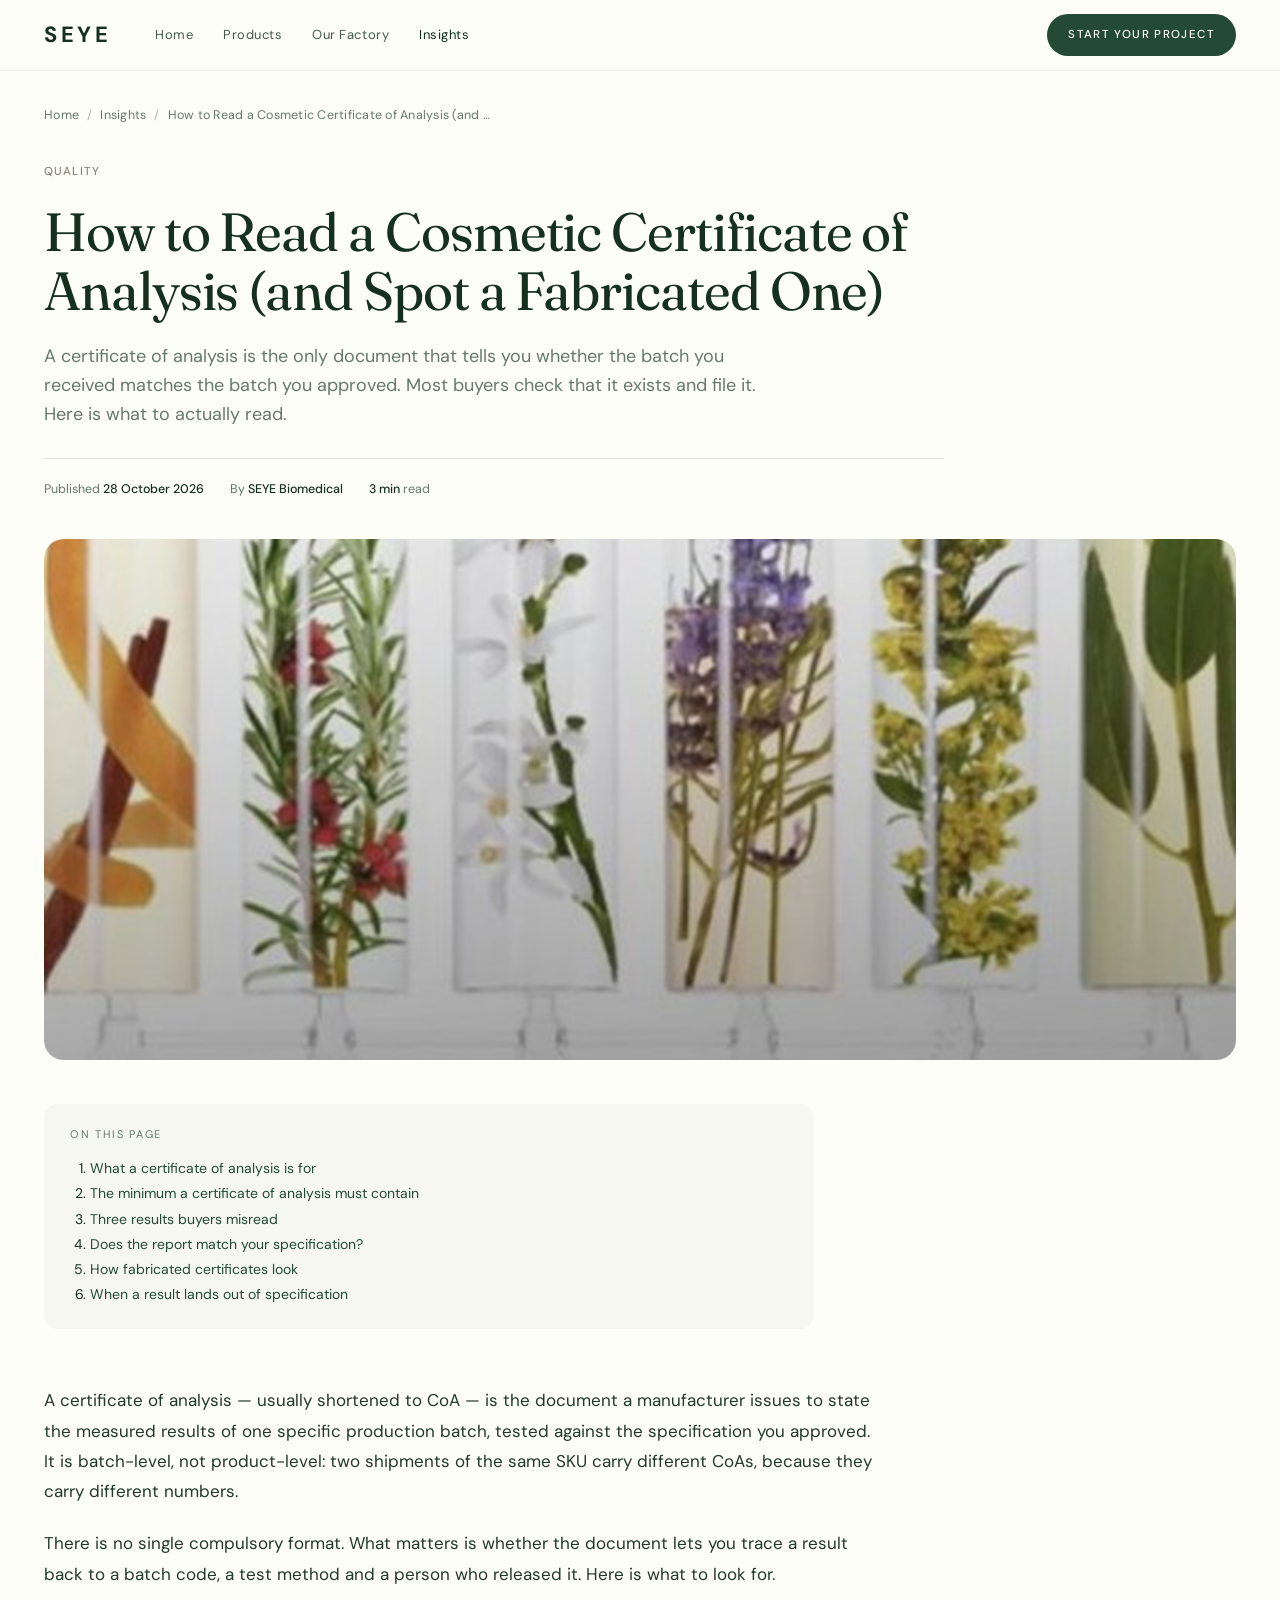
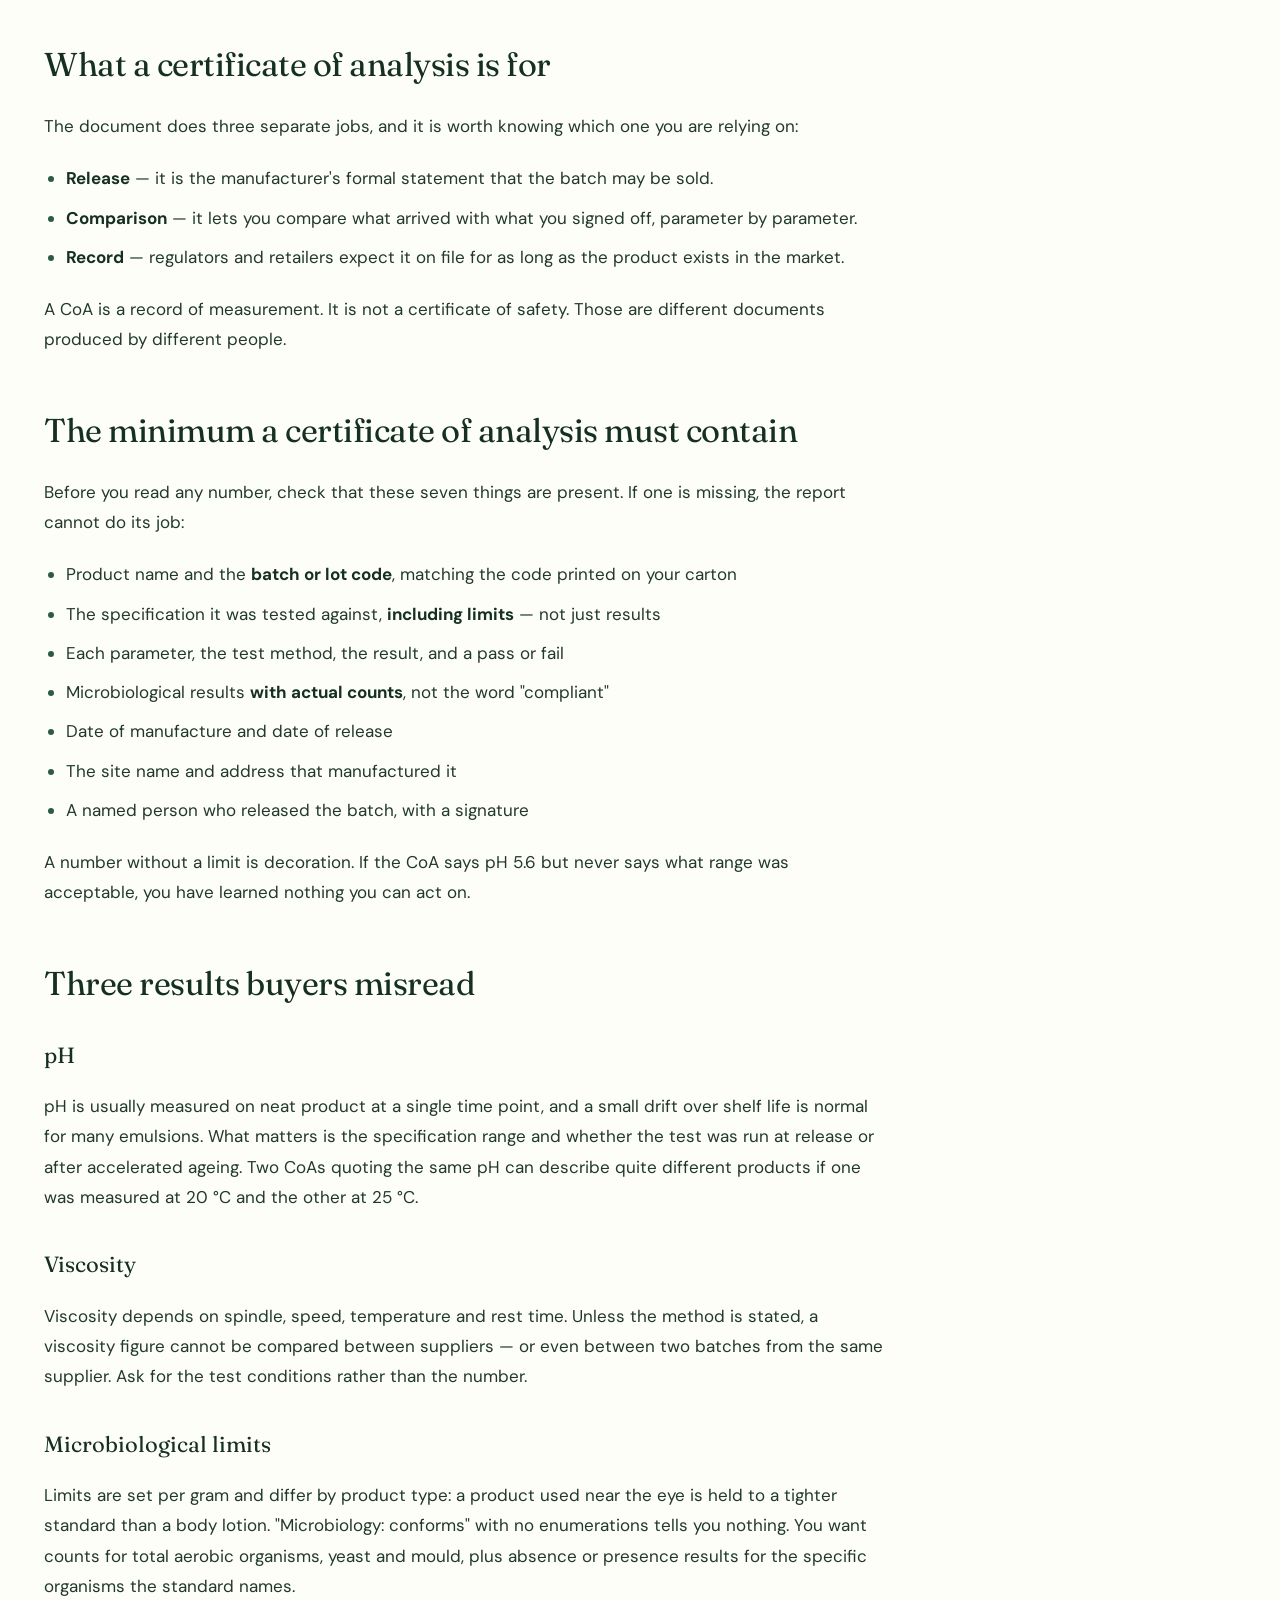
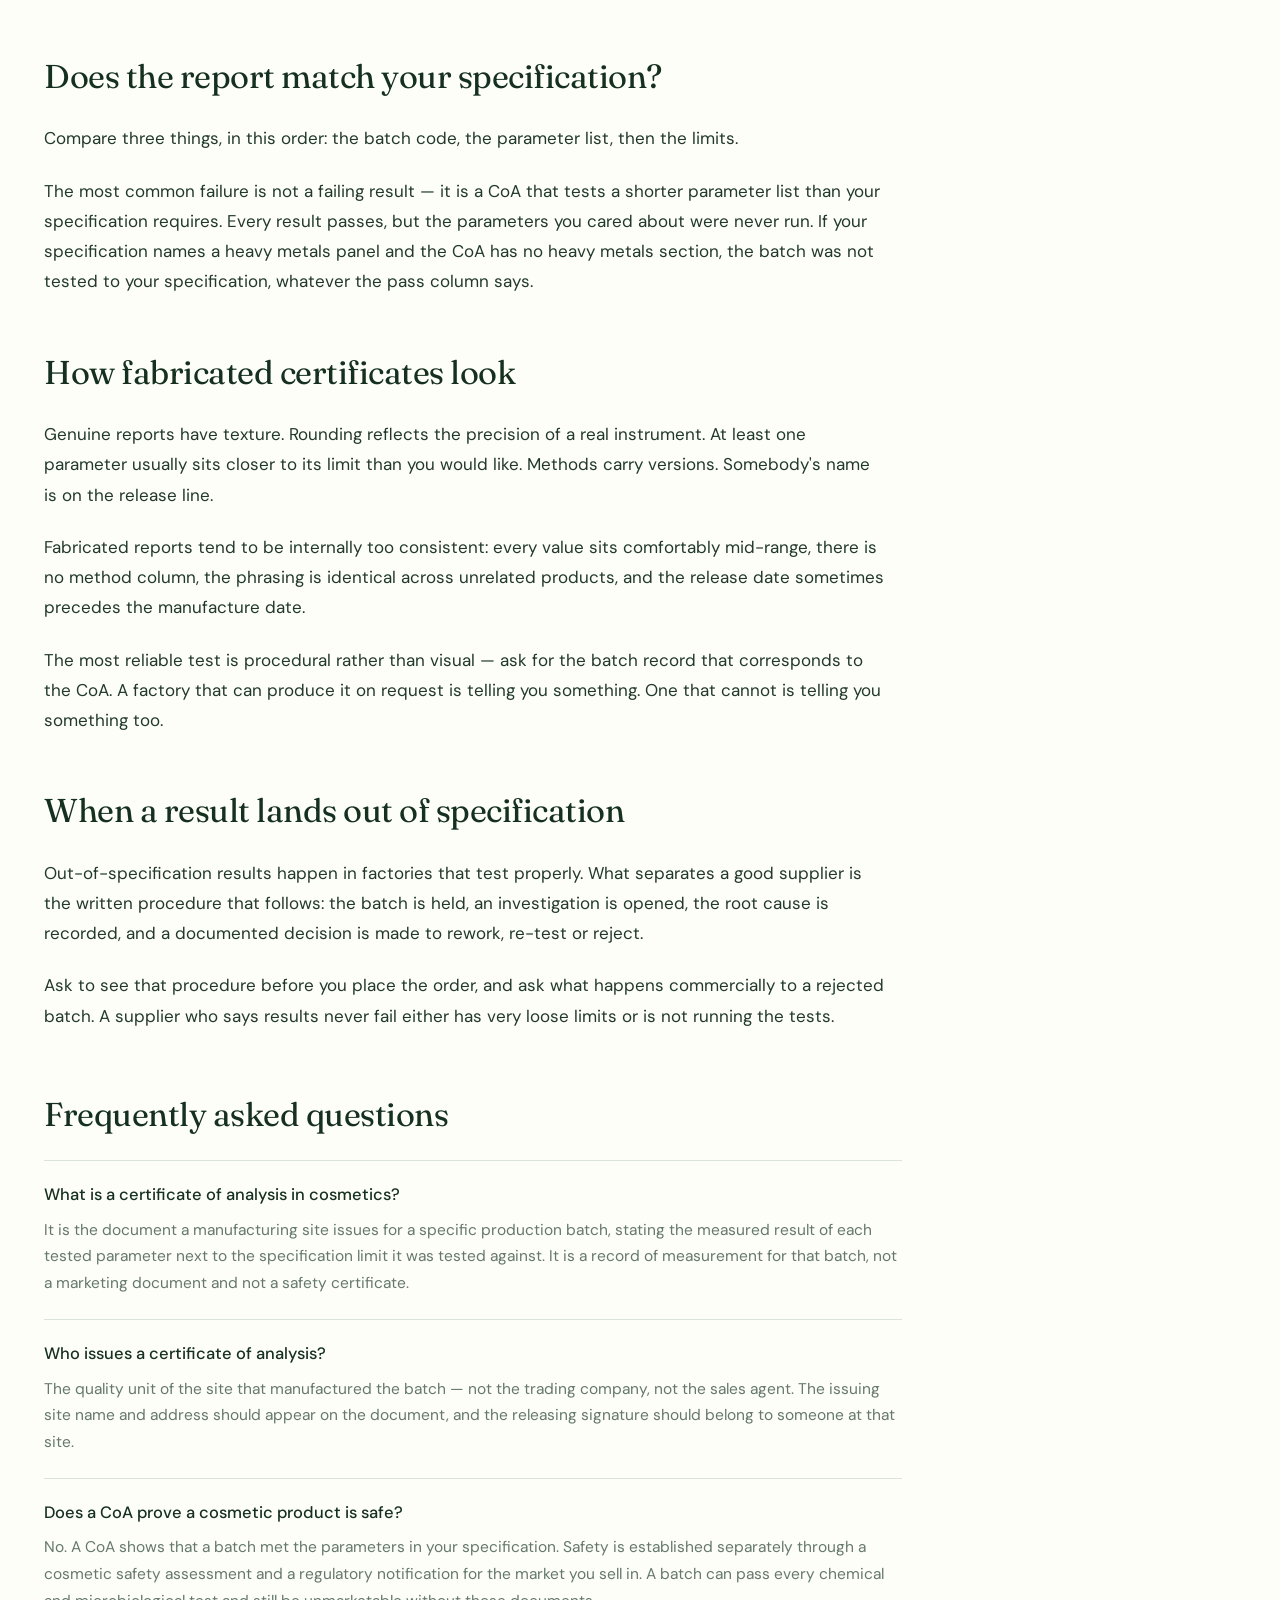
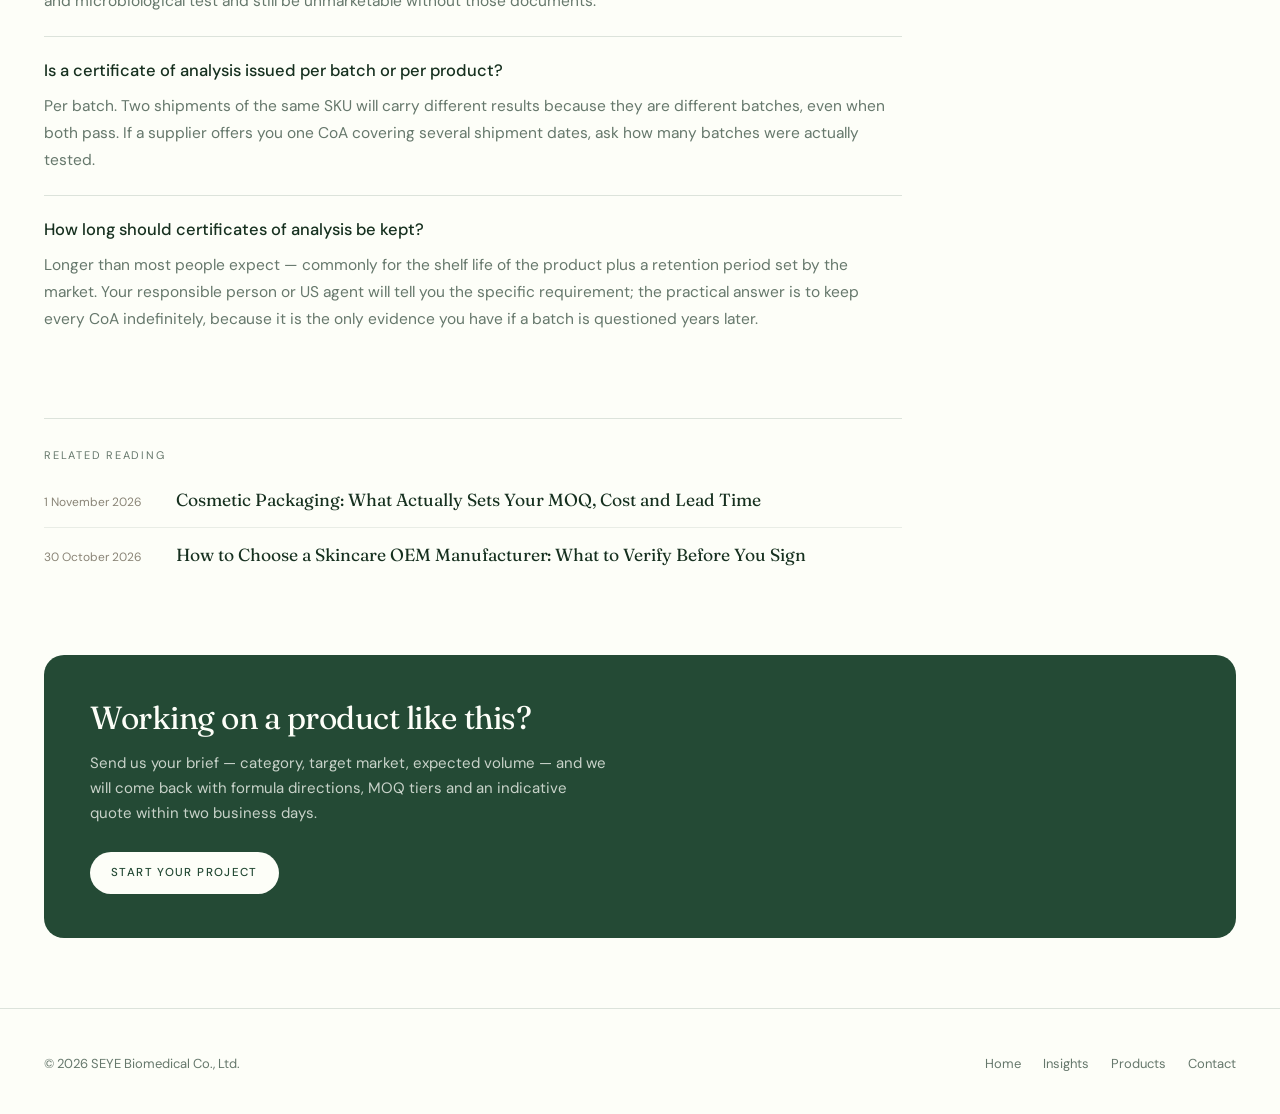
<file: insights/reading-a-cosmetic-certificate-of-analysis/index.html>
<!DOCTYPE html>
<html lang="en">
<head>
<meta charset="utf-8">
<meta name="viewport" content="width=device-width, initial-scale=1">
<title>How to Read a Cosmetic Certificate of Analysis | SEYE</title>
<meta name="description" content="What a cosmetic CoA must contain, which results buyers misread — pH, viscosity, microbiological limits — and how to tell a genuine report from a template.">
<meta name="keywords" content="certificate of analysis cosmetics, skincare CoA, microbiological limits cosmetics, ISO 22716 records, batch release">
<link rel="canonical" href="https://seye-cosmetic-site.pages.dev/insights/reading-a-cosmetic-certificate-of-analysis/">
<meta name="robots" content="noindex,nofollow">
<meta name="author" content="SEYE Biomedical">
<link rel="icon" href="../../assets/favicon.svg" type="image/svg+xml">
<link rel="alternate icon" href="../../assets/favicon-32.png" sizes="32x32">
<link rel="apple-touch-icon" href="../../assets/apple-touch-icon.png">
<meta name="theme-color" content="#244A35">
<meta property="og:type" content="article">
<meta property="og:site_name" content="SEYE Biomedical">
<meta property="og:title" content="How to Read a Cosmetic Certificate of Analysis | SEYE">
<meta property="og:description" content="What a cosmetic CoA must contain, which results buyers misread — pH, viscosity, microbiological limits — and how to tell a genuine report from a template.">
<meta property="og:url" content="https://seye-cosmetic-site.pages.dev/insights/reading-a-cosmetic-certificate-of-analysis/">
<meta property="og:image" content="https://seye-cosmetic-site.pages.dev/assets/ins-coa.jpg">
<meta property="og:image:alt" content="How to Read a Cosmetic Certificate of Analysis | SEYE">
<meta name="twitter:card" content="summary_large_image">
<meta name="twitter:title" content="How to Read a Cosmetic Certificate of Analysis | SEYE">
<meta name="twitter:description" content="What a cosmetic CoA must contain, which results buyers misread — pH, viscosity, microbiological limits — and how to tell a genuine report from a template.">
<meta name="twitter:image" content="https://seye-cosmetic-site.pages.dev/assets/ins-coa.jpg">
<link rel="stylesheet" href="../../assets/fonts.css">
<link rel="stylesheet" href="../../assets/insights.css">
<script type="application/ld+json">
{
  "@context": "https://schema.org",
  "@graph": [
    {
      "@type": "Organization",
      "@id": "https://seye-cosmetic-site.pages.dev/#organization",
      "name": "SEYE Biomedical",
      "alternateName": "SEYE Biomedical Co., Ltd.",
      "url": "https://seye-cosmetic-site.pages.dev/",
      "logo": {
        "@type": "ImageObject",
        "url": "https://seye-cosmetic-site.pages.dev/assets/apple-touch-icon.png",
        "width": 180,
        "height": 180
      },
      "description": "Guangzhou-based OEM, ODM and private-label skincare manufacturer with 80,000 m² of medical-grade production capacity.",
      "address": {
        "@type": "PostalAddress",
        "streetAddress": "Baiyun Meiwan Beauty & Health Industrial Park",
        "addressLocality": "Guangzhou",
        "addressRegion": "Guangdong",
        "addressCountry": "CN"
      },
      "contactPoint": {
        "@type": "ContactPoint",
        "contactType": "sales",
        "telephone": "+86-180-4077-7742",
        "email": "inquiry@seyecosmetic.com",
        "availableLanguage": [
          "en",
          "zh"
        ]
      }
    },
    {
      "@type": "WebSite",
      "@id": "https://seye-cosmetic-site.pages.dev/#website",
      "url": "https://seye-cosmetic-site.pages.dev/",
      "name": "SEYE Biomedical",
      "publisher": {
        "@id": "https://seye-cosmetic-site.pages.dev/#organization"
      }
    },
    {
      "@type": "BreadcrumbList",
      "@id": "https://seye-cosmetic-site.pages.dev/insights/reading-a-cosmetic-certificate-of-analysis/#breadcrumb",
      "itemListElement": [
        {
          "@type": "ListItem",
          "position": 1,
          "name": "Home",
          "item": "https://seye-cosmetic-site.pages.dev/"
        },
        {
          "@type": "ListItem",
          "position": 2,
          "name": "Insights",
          "item": "https://seye-cosmetic-site.pages.dev/insights/"
        },
        {
          "@type": "ListItem",
          "position": 3,
          "name": "How to Read a Cosmetic Certificate of Analysis (and Spot a Fabricated One)",
          "item": "https://seye-cosmetic-site.pages.dev/insights/reading-a-cosmetic-certificate-of-analysis/"
        }
      ]
    },
    {
      "@type": "Article",
      "@id": "https://seye-cosmetic-site.pages.dev/insights/reading-a-cosmetic-certificate-of-analysis/#article",
      "headline": "How to Read a Cosmetic Certificate of Analysis (and Spot a Fabricated One)",
      "description": "What a cosmetic CoA must contain, which results buyers misread — pH, viscosity, microbiological limits — and how to tell a genuine report from a template.",
      "url": "https://seye-cosmetic-site.pages.dev/insights/reading-a-cosmetic-certificate-of-analysis/",
      "mainEntityOfPage": {
        "@type": "WebPage",
        "@id": "https://seye-cosmetic-site.pages.dev/insights/reading-a-cosmetic-certificate-of-analysis/"
      },
      "datePublished": "2026-10-28",
      "dateModified": "2026-10-28",
      "inLanguage": "en",
      "articleSection": "Quality",
      "keywords": "certificate of analysis cosmetics, skincare CoA, microbiological limits cosmetics, ISO 22716 records, batch release",
      "wordCount": 791,
      "author": {
        "@type": "Organization",
        "name": "SEYE Biomedical",
        "url": "https://seye-cosmetic-site.pages.dev/"
      },
      "publisher": {
        "@id": "https://seye-cosmetic-site.pages.dev/#organization"
      },
      "image": [
        "https://seye-cosmetic-site.pages.dev/assets/ins-coa.jpg"
      ],
      "isAccessibleForFree": true
    },
    {
      "@type": "FAQPage",
      "@id": "https://seye-cosmetic-site.pages.dev/insights/reading-a-cosmetic-certificate-of-analysis/#faq",
      "mainEntity": [
        {
          "@type": "Question",
          "name": "What is a certificate of analysis in cosmetics?",
          "acceptedAnswer": {
            "@type": "Answer",
            "text": "It is the document a manufacturing site issues for a specific production batch, stating the measured result of each tested parameter next to the specification limit it was tested against. It is a record of measurement for that batch, not a marketing document and not a safety certificate."
          }
        },
        {
          "@type": "Question",
          "name": "Who issues a certificate of analysis?",
          "acceptedAnswer": {
            "@type": "Answer",
            "text": "The quality unit of the site that manufactured the batch — not the trading company, not the sales agent. The issuing site name and address should appear on the document, and the releasing signature should belong to someone at that site."
          }
        },
        {
          "@type": "Question",
          "name": "Does a CoA prove a cosmetic product is safe?",
          "acceptedAnswer": {
            "@type": "Answer",
            "text": "No. A CoA shows that a batch met the parameters in your specification. Safety is established separately through a cosmetic safety assessment and a regulatory notification for the market you sell in. A batch can pass every chemical and microbiological test and still be unmarketable without those documents."
          }
        },
        {
          "@type": "Question",
          "name": "Is a certificate of analysis issued per batch or per product?",
          "acceptedAnswer": {
            "@type": "Answer",
            "text": "Per batch. Two shipments of the same SKU will carry different results because they are different batches, even when both pass. If a supplier offers you one CoA covering several shipment dates, ask how many batches were actually tested."
          }
        },
        {
          "@type": "Question",
          "name": "How long should certificates of analysis be kept?",
          "acceptedAnswer": {
            "@type": "Answer",
            "text": "Longer than most people expect — commonly for the shelf life of the product plus a retention period set by the market. Your responsible person or US agent will tell you the specific requirement; the practical answer is to keep every CoA indefinitely, because it is the only evidence you have if a batch is questioned years later."
          }
        }
      ]
    }
  ]
}
</script>
<script defer src="https://cloud.umami.is/script.js" data-website-id="bd986006-faf9-4f64-94bd-0ee7d508c644"></script>
</head>
<body>
<header class="ihdr"><div class="wrap ihdr__in"><a class="brand" href="../../index.html" aria-label="SEYE Biomedical — home">SEYE</a><nav class="inav" aria-label="Primary"><a href="../../index.html">Home</a><a href="../../index.html#products">Products</a><a href="../../index.html#factory">Our Factory</a><a href="../../insights/" aria-current="page">Insights</a></nav><a class="btn btn-solid" href="../../index.html#contact">Start Your Project</a></div></header>
<main>
<div class="wrap">
<nav class="crumbs" aria-label="Breadcrumb"><ol><li><a href="../../index.html">Home</a></li><li><a href="../../insights/">Insights</a></li><li aria-current="page">How to Read a Cosmetic Certificate of Analysis (and …</li></ol></nav>
<article class="art">
<header class="art-head">
<p class="kicker"><span>Quality</span></p>
<h1>How to Read a Cosmetic Certificate of Analysis (and Spot a Fabricated One)</h1>
<p class="art-lede">A certificate of analysis is the only document that tells you whether the batch you received matches the batch you approved. Most buyers check that it exists and file it. Here is what to actually read.</p>
<div class="art-meta"><span>Published <b><time datetime="2026-10-28">28 October 2026</time></b></span><span>By <b>SEYE Biomedical</b></span><span><b>3 min</b> read</span></div>
</header>
<figure class="art-cover"><img src="../../assets/ins-coa.jpg" alt="Botanical raw material specimens in laboratory glassware" fetchpriority="high"></figure>
<nav class="toc" aria-label="On this page"><p>On this page</p><ol><li><a href="#what-a-certificate-of-analysis-is-for">What a certificate of analysis is for</a></li><li><a href="#the-minimum-a-certificate-of-analysis-must-contain">The minimum a certificate of analysis must contain</a></li><li><a href="#three-results-buyers-misread">Three results buyers misread</a></li><li><a href="#does-the-report-match-your-specification">Does the report match your specification?</a></li><li><a href="#how-fabricated-certificates-look">How fabricated certificates look</a></li><li><a href="#when-a-result-lands-out-of-specification">When a result lands out of specification</a></li></ol></nav>
<div class="prose">
<p>A certificate of analysis — usually shortened to CoA — is the document a manufacturer issues to state the measured results of one specific production batch, tested against the specification you approved. It is batch-level, not product-level: two shipments of the same SKU carry different CoAs, because they carry different numbers.</p>
<p>There is no single compulsory format. What matters is whether the document lets you trace a result back to a batch code, a test method and a person who released it. Here is what to look for.</p>
<h2 id="what-a-certificate-of-analysis-is-for">What a certificate of analysis is for</h2>
<p>The document does three separate jobs, and it is worth knowing which one you are relying on:</p>
<ul>
<li><strong>Release</strong> — it is the manufacturer's formal statement that the batch may be sold.</li>
<li><strong>Comparison</strong> — it lets you compare what arrived with what you signed off, parameter by parameter.</li>
<li><strong>Record</strong> — regulators and retailers expect it on file for as long as the product exists in the market.</li>
</ul>
<p>A CoA is a record of measurement. It is not a certificate of safety. Those are different documents produced by different people.</p>
<h2 id="the-minimum-a-certificate-of-analysis-must-contain">The minimum a certificate of analysis must contain</h2>
<p>Before you read any number, check that these seven things are present. If one is missing, the report cannot do its job:</p>
<ul>
<li>Product name and the <strong>batch or lot code</strong>, matching the code printed on your carton</li>
<li>The specification it was tested against, <strong>including limits</strong> — not just results</li>
<li>Each parameter, the test method, the result, and a pass or fail</li>
<li>Microbiological results <strong>with actual counts</strong>, not the word "compliant"</li>
<li>Date of manufacture and date of release</li>
<li>The site name and address that manufactured it</li>
<li>A named person who released the batch, with a signature</li>
</ul>
<p>A number without a limit is decoration. If the CoA says pH 5.6 but never says what range was acceptable, you have learned nothing you can act on.</p>
<h2 id="three-results-buyers-misread">Three results buyers misread</h2>
<h3 id="ph">pH</h3>
<p>pH is usually measured on neat product at a single time point, and a small drift over shelf life is normal for many emulsions. What matters is the specification range and whether the test was run at release or after accelerated ageing. Two CoAs quoting the same pH can describe quite different products if one was measured at 20 °C and the other at 25 °C.</p>
<h3 id="viscosity">Viscosity</h3>
<p>Viscosity depends on spindle, speed, temperature and rest time. Unless the method is stated, a viscosity figure cannot be compared between suppliers — or even between two batches from the same supplier. Ask for the test conditions rather than the number.</p>
<h3 id="microbiological-limits">Microbiological limits</h3>
<p>Limits are set per gram and differ by product type: a product used near the eye is held to a tighter standard than a body lotion. "Microbiology: conforms" with no enumerations tells you nothing. You want counts for total aerobic organisms, yeast and mould, plus absence or presence results for the specific organisms the standard names.</p>
<h2 id="does-the-report-match-your-specification">Does the report match your specification?</h2>
<p>Compare three things, in this order: the batch code, the parameter list, then the limits.</p>
<p>The most common failure is not a failing result — it is a CoA that tests a shorter parameter list than your specification requires. Every result passes, but the parameters you cared about were never run. If your specification names a heavy metals panel and the CoA has no heavy metals section, the batch was not tested to your specification, whatever the pass column says.</p>
<h2 id="how-fabricated-certificates-look">How fabricated certificates look</h2>
<p>Genuine reports have texture. Rounding reflects the precision of a real instrument. At least one parameter usually sits closer to its limit than you would like. Methods carry versions. Somebody's name is on the release line.</p>
<p>Fabricated reports tend to be internally too consistent: every value sits comfortably mid-range, there is no method column, the phrasing is identical across unrelated products, and the release date sometimes precedes the manufacture date.</p>
<p>The most reliable test is procedural rather than visual — ask for the batch record that corresponds to the CoA. A factory that can produce it on request is telling you something. One that cannot is telling you something too.</p>
<h2 id="when-a-result-lands-out-of-specification">When a result lands out of specification</h2>
<p>Out-of-specification results happen in factories that test properly. What separates a good supplier is the written procedure that follows: the batch is held, an investigation is opened, the root cause is recorded, and a documented decision is made to rework, re-test or reject.</p>
<p>Ask to see that procedure before you place the order, and ask what happens commercially to a rejected batch. A supplier who says results never fail either has very loose limits or is not running the tests.</p>
</div>
<section class="faq" id="faq" aria-labelledby="faq-h">
<h2 id="faq-h">Frequently asked questions</h2>
<div class="faq__item"><h3>What is a certificate of analysis in cosmetics?</h3><p>It is the document a manufacturing site issues for a specific production batch, stating the measured result of each tested parameter next to the specification limit it was tested against. It is a record of measurement for that batch, not a marketing document and not a safety certificate.</p></div>
<div class="faq__item"><h3>Who issues a certificate of analysis?</h3><p>The quality unit of the site that manufactured the batch — not the trading company, not the sales agent. The issuing site name and address should appear on the document, and the releasing signature should belong to someone at that site.</p></div>
<div class="faq__item"><h3>Does a CoA prove a cosmetic product is safe?</h3><p>No. A CoA shows that a batch met the parameters in your specification. Safety is established separately through a cosmetic safety assessment and a regulatory notification for the market you sell in. A batch can pass every chemical and microbiological test and still be unmarketable without those documents.</p></div>
<div class="faq__item"><h3>Is a certificate of analysis issued per batch or per product?</h3><p>Per batch. Two shipments of the same SKU will carry different results because they are different batches, even when both pass. If a supplier offers you one CoA covering several shipment dates, ask how many batches were actually tested.</p></div>
<div class="faq__item"><h3>How long should certificates of analysis be kept?</h3><p>Longer than most people expect — commonly for the shelf life of the product plus a retention period set by the market. Your responsible person or US agent will tell you the specific requirement; the practical answer is to keep every CoA indefinitely, because it is the only evidence you have if a batch is questioned years later.</p></div>
</section>
<nav class="related" aria-label="Related reading">
<p>Related reading</p>
<a href="../cosmetic-packaging-moq-cost-lead-time/"><time datetime="2026-11-01">1 November 2026</time><span>Cosmetic Packaging: What Actually Sets Your MOQ, Cost and Lead Time</span></a>
<a href="../how-to-choose-a-skincare-oem-manufacturer/"><time datetime="2026-10-30">30 October 2026</time><span>How to Choose a Skincare OEM Manufacturer: What to Verify Before You Sign</span></a>
</nav>
<aside class="cta-box">
<h2>Working on a product like this?</h2>
<p>Send us your brief — category, target market, expected volume — and we will come back with formula directions, MOQ tiers and an indicative quote within two business days.</p>
<a class="btn" href="../../index.html#contact">Start Your Project</a>
</aside>
</article>
</div>
</main>
<footer class="iftr"><div class="wrap iftr__in"><span>&copy; 2026 SEYE Biomedical Co., Ltd.</span><nav aria-label="Footer"><a href="../../index.html">Home</a><a href="../../insights/">Insights</a><a href="../../index.html#products">Products</a><a href="../../index.html#contact">Contact</a></nav></div></footer>
</body>
</html>
</file>
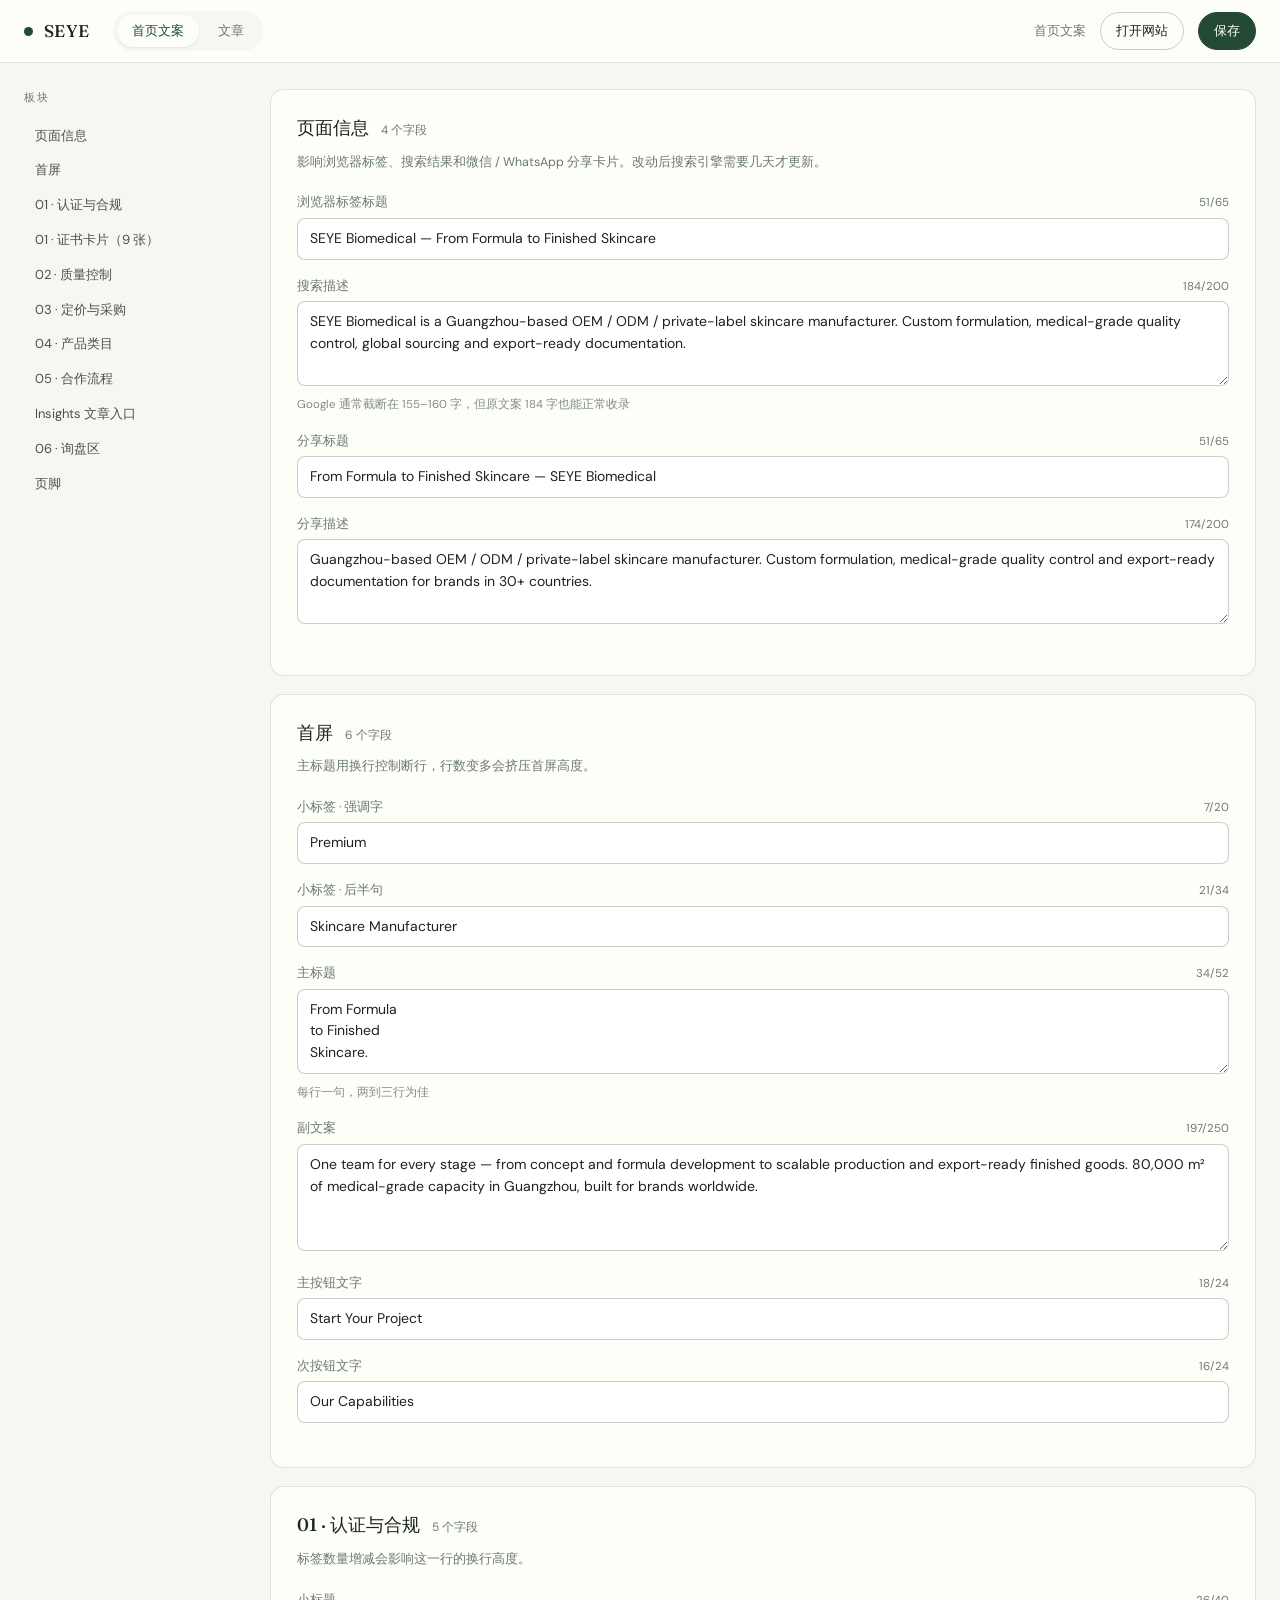
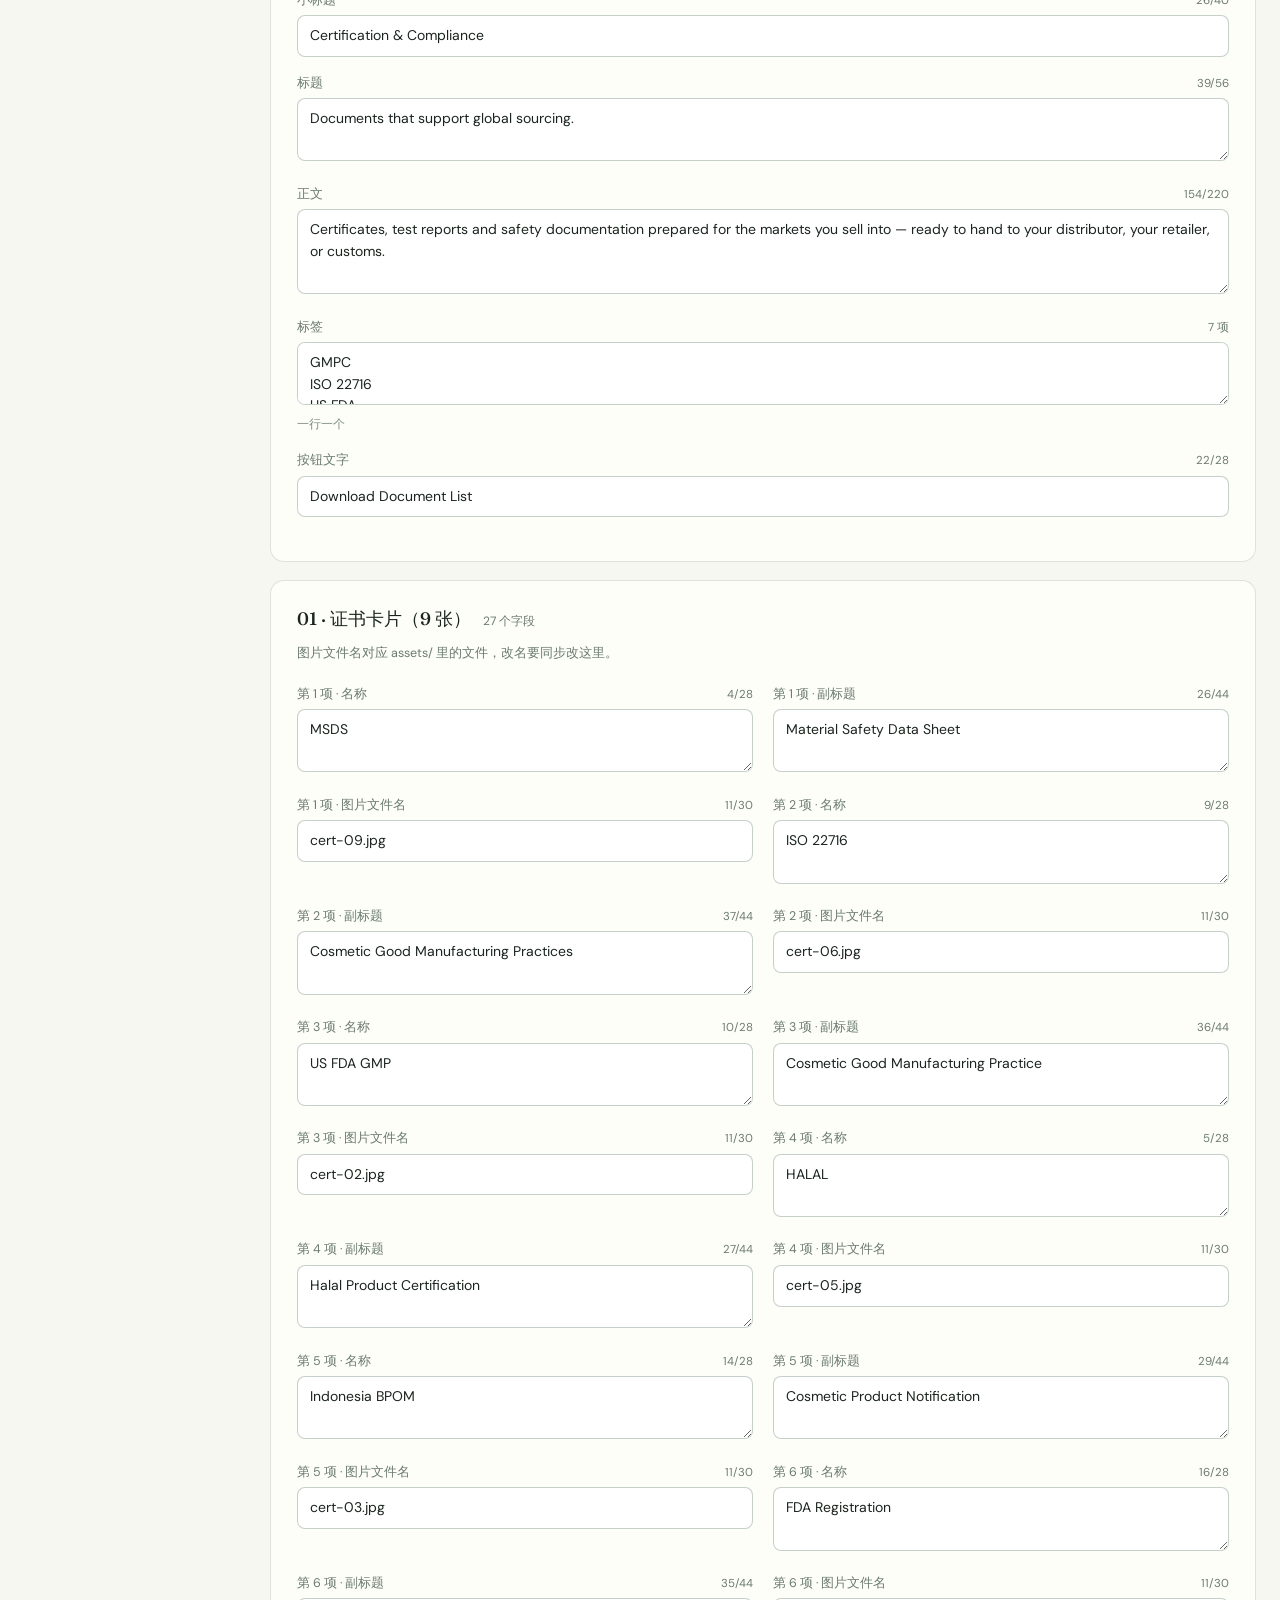
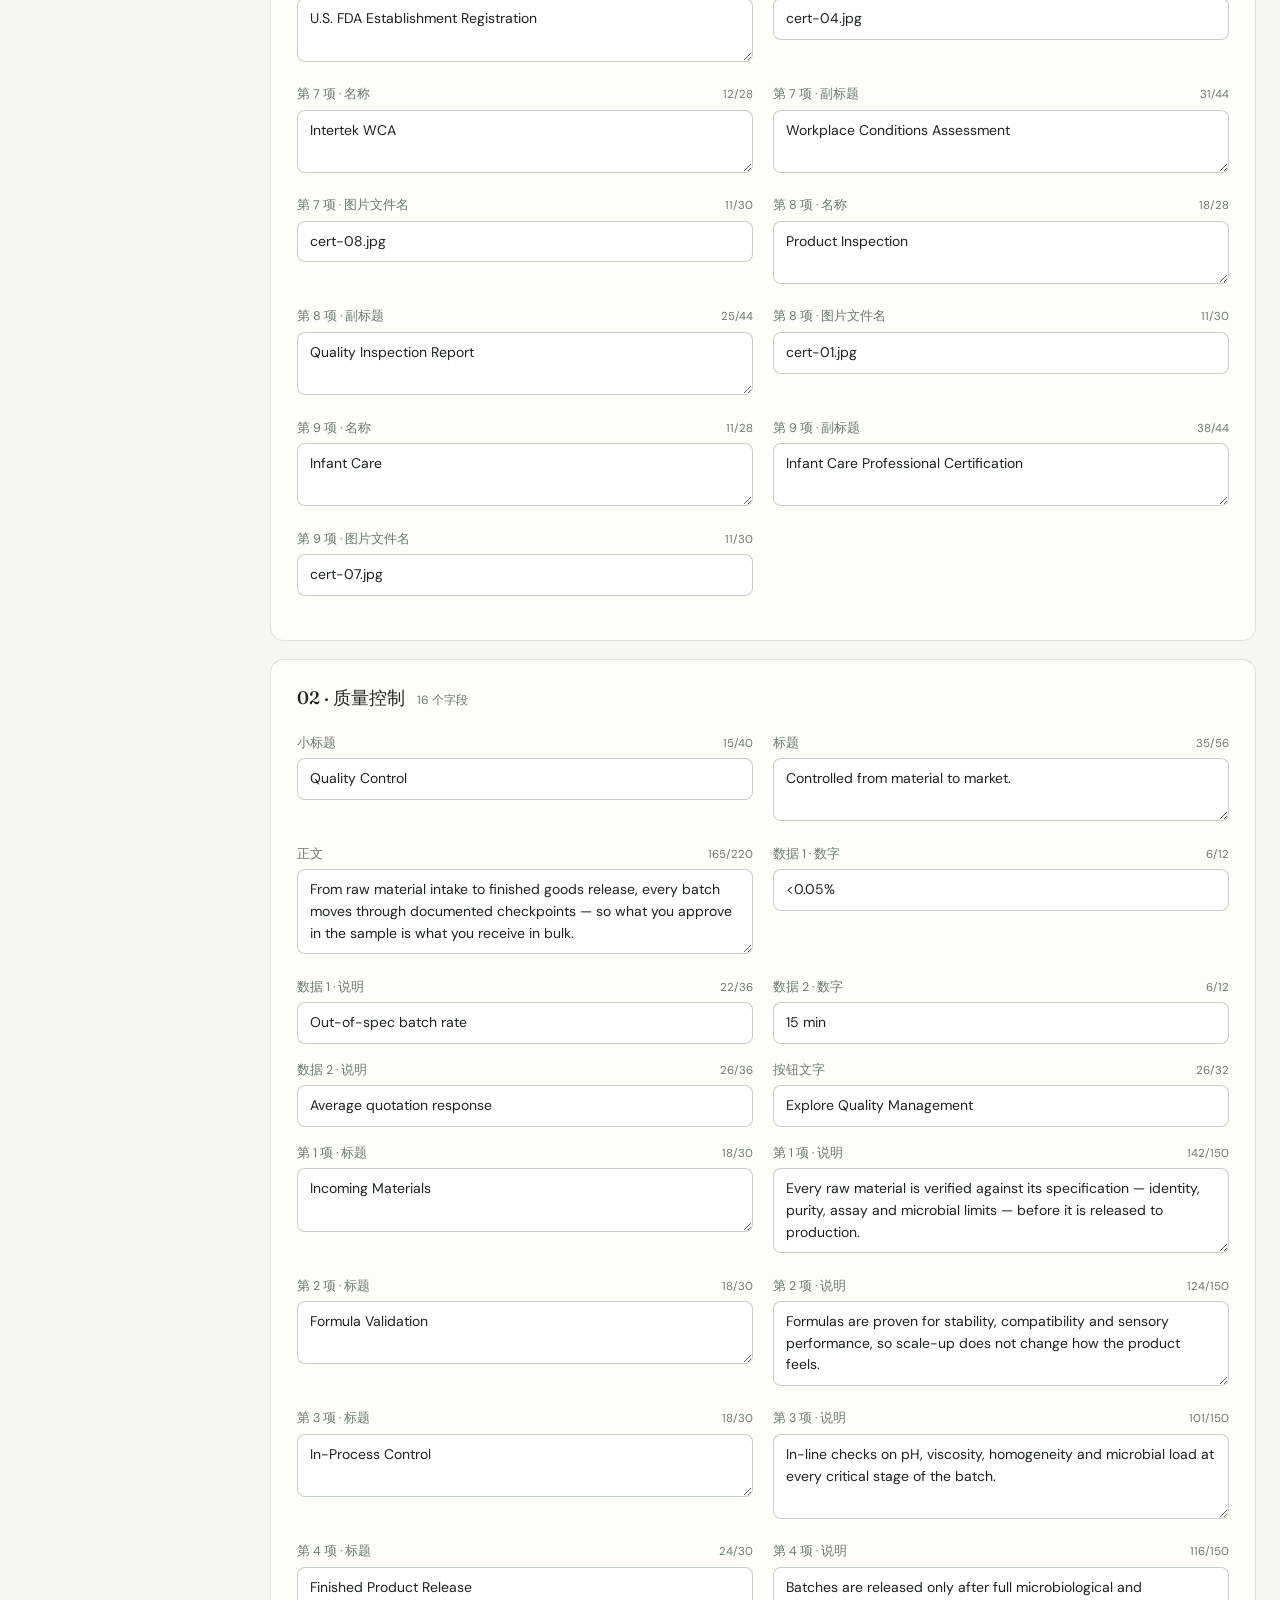
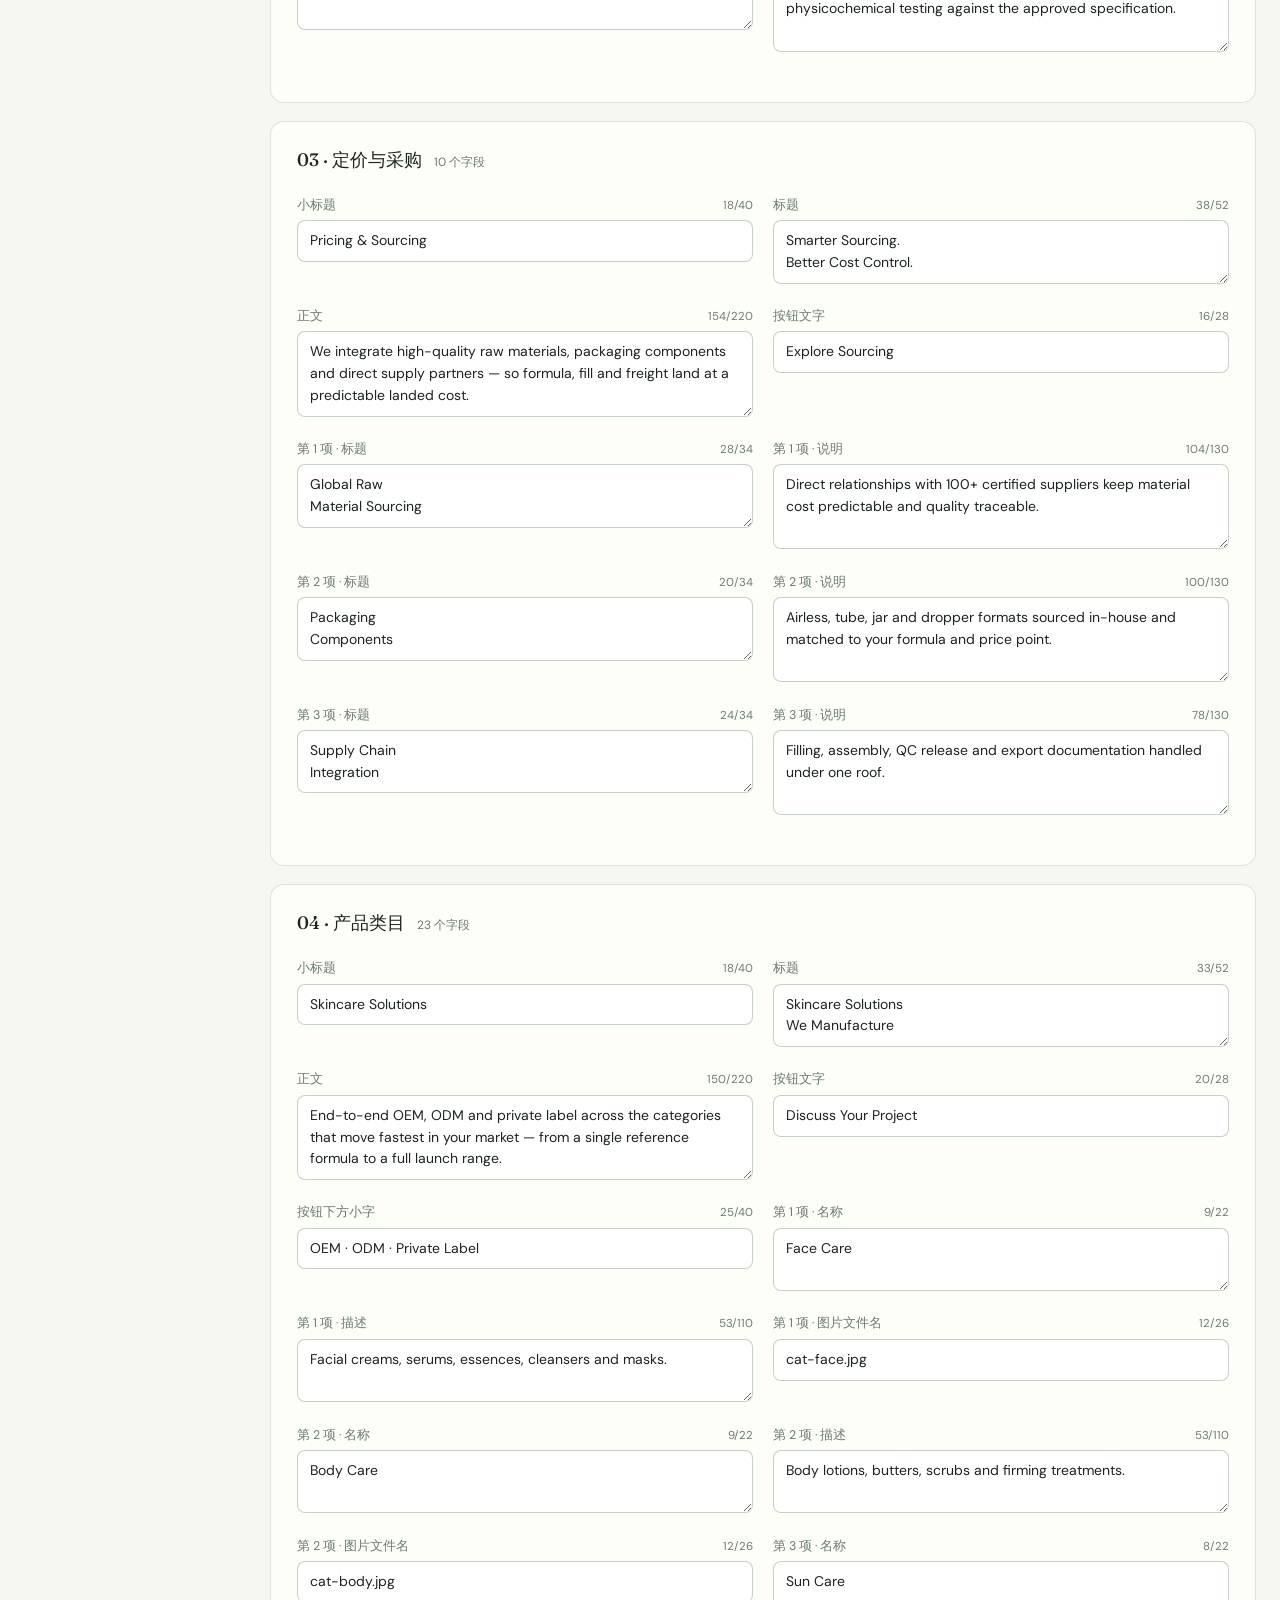
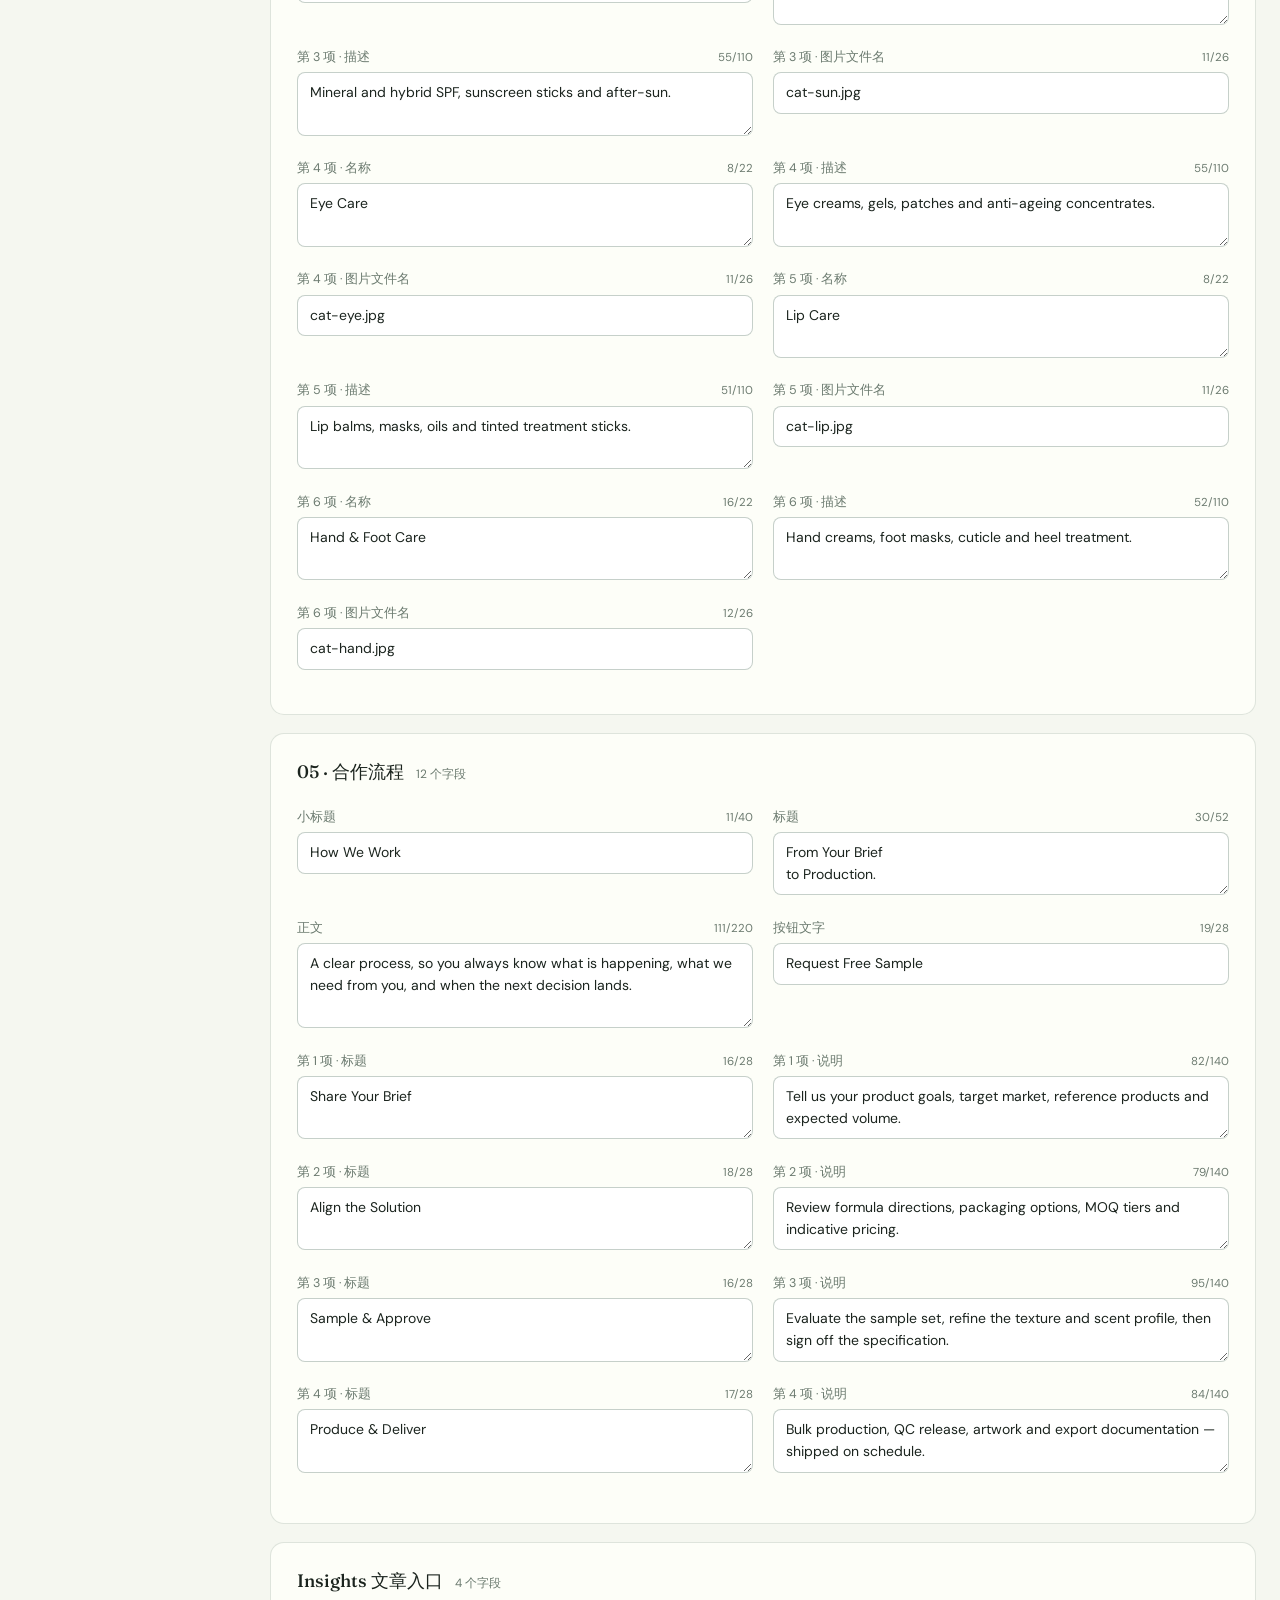
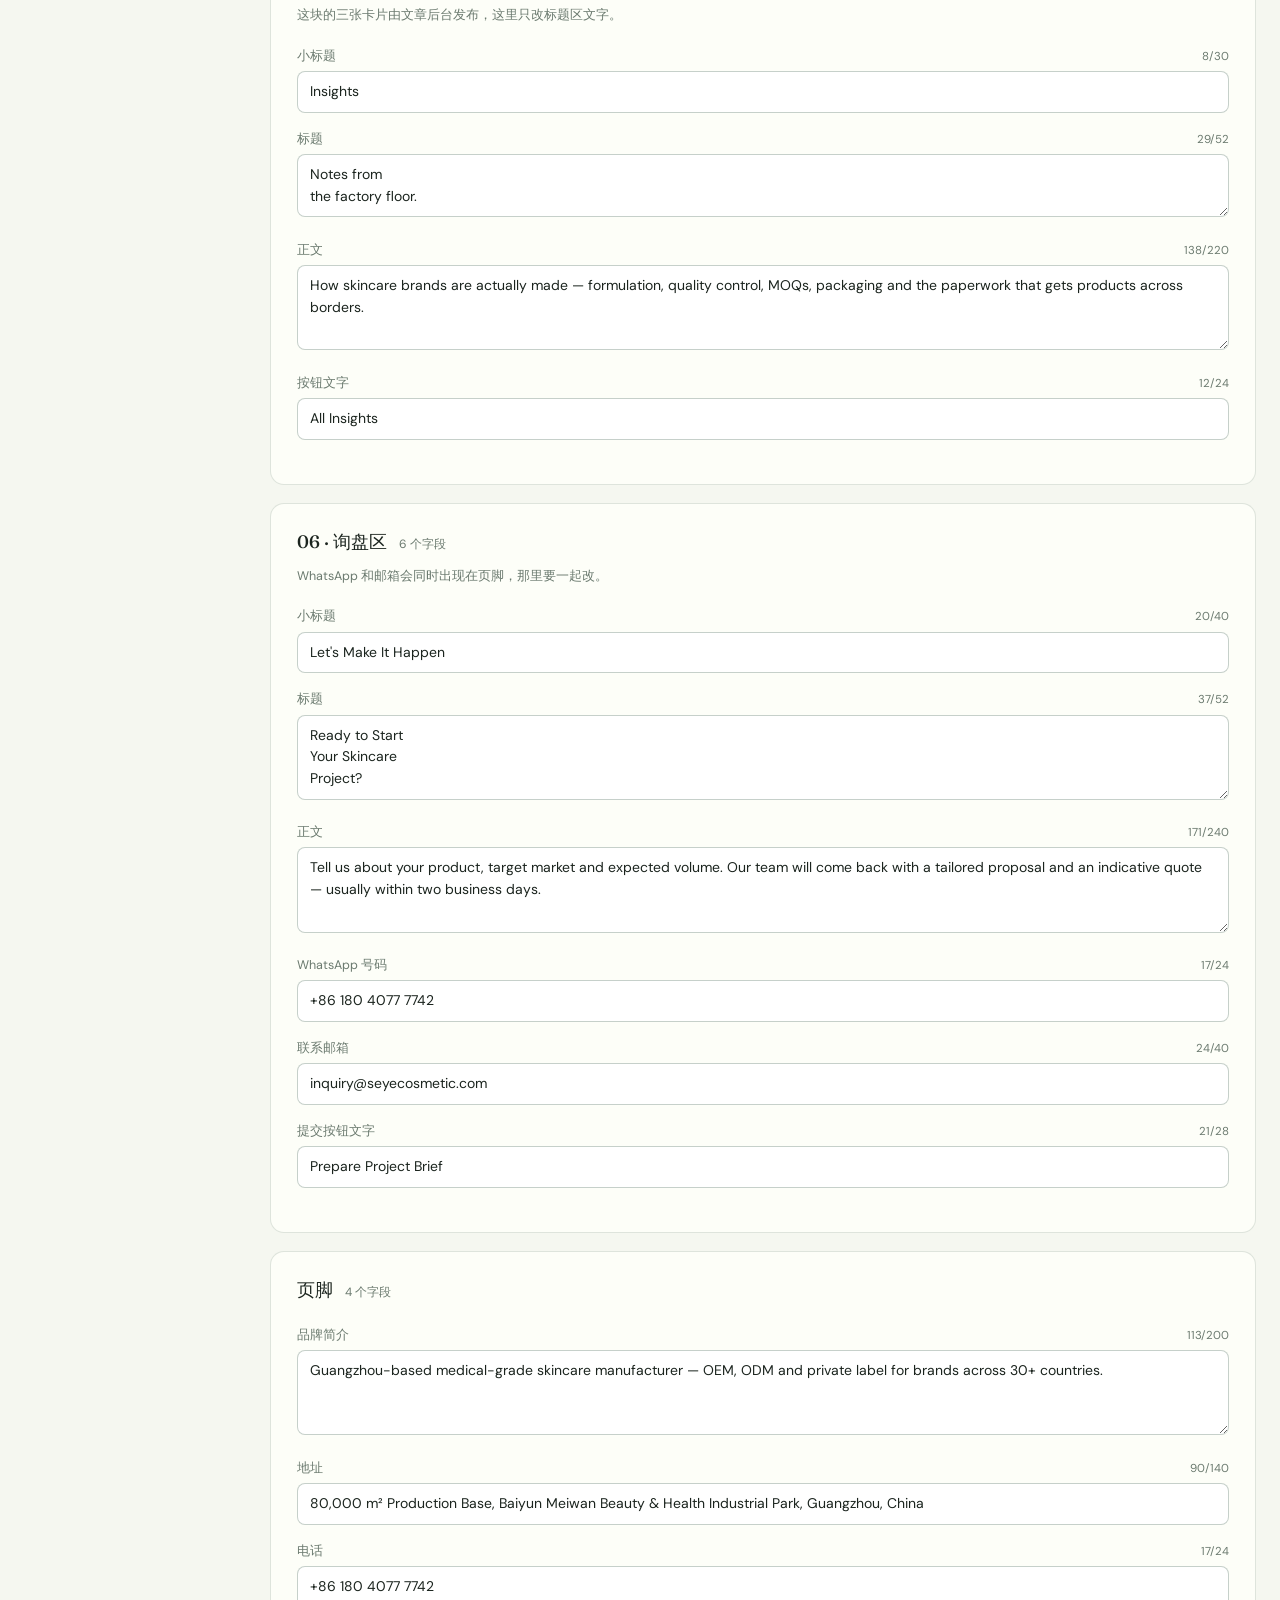
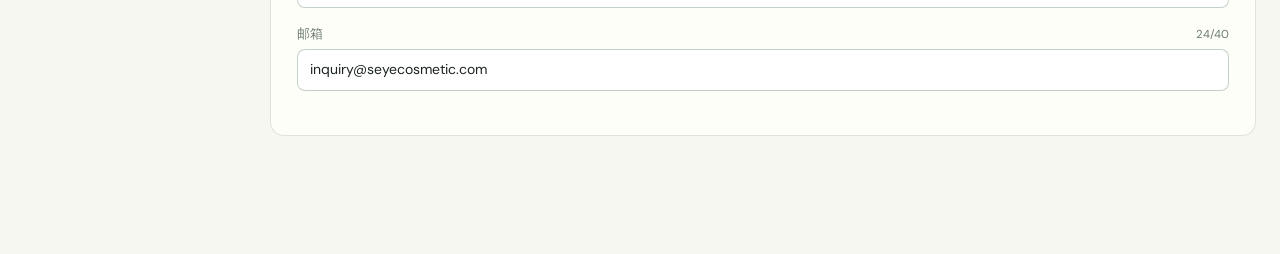
<file: admin.html>
<!DOCTYPE html>
<html lang="zh-CN">
<head>
<meta charset="utf-8">
<meta name="viewport" content="width=device-width, initial-scale=1">
<title>内容后台 · SEYE</title>
<link rel="stylesheet" href="assets/fonts.css">
<style>
:root{
  --cream:#FDFEF8; --cream2:#F5F7F0; --green:#244A35; --green-s:#3C6A4E;
  --ink:#1B241E; --muted:#6B7A6F; --line:rgba(36,74,53,.14); --line-s:rgba(36,74,53,.26);
  --warn:#B4552A; --ok:#2E7D53; --danger:#A33;
  --sans:'DM Sans',system-ui,-apple-system,'Segoe UI','PingFang SC','Microsoft YaHei',sans-serif;
  --serif:'Fraunces',Georgia,serif;
  --mono:ui-monospace,'SF Mono',Consolas,'PingFang SC',monospace;
}
*{box-sizing:border-box}
body{margin:0;background:var(--cream2);color:var(--ink);font-family:var(--sans);font-size:14px;line-height:1.6;-webkit-font-smoothing:antialiased}

/* ---------- 顶栏 ---------- */
.bar{position:sticky;top:0;z-index:20;background:var(--cream);border-bottom:1px solid var(--line)}
.bar__in{max-width:1300px;margin:0 auto;padding:0 24px;height:62px;display:flex;align-items:center;gap:14px}
.mark{display:flex;align-items:center;gap:11px;min-width:0}
.mark__dot{width:9px;height:9px;border-radius:50%;background:var(--green);flex:none}
.mark b{font-family:var(--serif);font-weight:500;font-size:17px;letter-spacing:.02em;white-space:nowrap}
.tabs{display:flex;gap:4px;background:var(--cream2);padding:4px;border-radius:999px;margin-left:10px}
.tabs button{appearance:none;border:0;background:transparent;font:inherit;font-size:13px;color:var(--muted);
  padding:6px 15px;border-radius:999px;cursor:pointer;transition:.2s;white-space:nowrap}
.tabs button.on{background:var(--cream);color:var(--green);box-shadow:0 1px 2px rgba(36,74,53,.1)}
.bar__sp{flex:1}
.status{font-size:12.5px;color:var(--muted);white-space:nowrap;max-width:30vw;overflow:hidden;text-overflow:ellipsis}
.status.is-dirty{color:var(--warn)}
.status.is-ok{color:var(--ok)}
.btn{appearance:none;border:1px solid var(--line-s);background:transparent;color:var(--ink);
  font:inherit;font-size:13px;padding:8px 15px;border-radius:999px;cursor:pointer;white-space:nowrap;
  transition:background .2s,border-color .2s,color .2s}
.btn:hover{background:var(--cream2);border-color:rgba(36,74,53,.4)}
.btn--solid{background:var(--green);border-color:var(--green);color:#fff}
.btn--solid:hover{background:var(--green-s);border-color:var(--green-s);color:#fff}
.btn--warn{background:#FBEADF;border-color:#E0B39A;color:var(--warn)}
.btn--sm{padding:5px 11px;font-size:12px}
.btn--ghost{border-color:transparent;background:transparent;color:var(--muted)}
.btn--ghost:hover{background:var(--cream2);color:var(--danger)}
.btn[disabled]{opacity:.45;cursor:default}

/* ---------- 通用布局 ---------- */
.view{display:none}
.view.on{display:block}
.wrap{max-width:1300px;margin:0 auto;padding:26px 24px 100px}
.grid2{display:grid;grid-template-columns:206px minmax(0,1fr);gap:40px;align-items:start}
.side{position:sticky;top:88px}
.side p{margin:0 0 12px;font-size:11px;letter-spacing:.16em;text-transform:uppercase;color:var(--muted)}
.side a{display:block;padding:7px 11px;border-radius:7px;color:var(--ink);text-decoration:none;font-size:13px;opacity:.78;transition:.18s}
.side a:hover{background:var(--cream);opacity:1}
.side a.on{background:var(--cream);opacity:1;color:var(--green);box-shadow:inset 0 0 0 1px var(--line)}
.main{min-width:0}
.card{background:var(--cream);border:1px solid var(--line);border-radius:14px;padding:24px 26px 28px;margin-bottom:18px;scroll-margin-top:86px}
.card__h{display:flex;align-items:baseline;gap:12px;flex-wrap:wrap;margin-bottom:2px}
.card__h h2{margin:0;font-family:var(--serif);font-weight:500;font-size:18px}
.card__h em{font-style:normal;font-size:12px;color:var(--muted)}
.card__n{margin:9px 0 20px;font-size:12.5px;color:var(--muted);line-height:1.65;max-width:72ch}
.card__n:last-child{margin-bottom:0}

/* ---------- 字段 ---------- */
.f{display:block;margin-bottom:16px}
.f__l{display:flex;align-items:baseline;justify-content:space-between;gap:12px;margin-bottom:5px;font-size:12.5px;color:var(--muted)}
.f__c{font-style:normal;font-variant-numeric:tabular-nums;font-size:11.5px}
.f__c.over{color:var(--warn);font-weight:500}
.f input[type=text],.f input[type=date],.f textarea{width:100%;font:inherit;font-size:14px;color:var(--ink);
  background:#fff;border:1px solid var(--line-s);border-radius:8px;padding:9px 12px;line-height:1.55;
  transition:border-color .2s,box-shadow .2s;resize:vertical}
.f input:focus,.f textarea:focus{outline:none;border-color:var(--green);box-shadow:0 0 0 3px rgba(36,74,53,.1)}
.f textarea.md{font-family:var(--mono);font-size:13px;line-height:1.72}
.f__h{display:block;margin-top:4px;font-size:11.5px;font-style:normal;color:var(--muted);opacity:.85}
.two{display:grid;grid-template-columns:1fr 1fr;gap:0 20px}
.three{display:grid;grid-template-columns:1fr 1fr 1fr;gap:0 18px}

/* ---------- 文章列表 ---------- */
.alist{display:flex;flex-direction:column;gap:8px}
.arow{display:flex;gap:12px;align-items:flex-start;padding:11px 12px;border-radius:9px;border:1px solid transparent;cursor:pointer;transition:.15s}
.arow:hover{background:var(--cream2)}
.arow.on{background:var(--cream2);border-color:var(--line)}
.arow b{display:block;font-weight:500;font-size:13px;line-height:1.4}
.arow small{display:block;color:var(--muted);font-size:11.5px;margin-top:2px}
.alist__new{display:flex;gap:8px;margin-bottom:14px}

/* ---------- FAQ ---------- */
.faqrow{border:1px solid var(--line);border-radius:9px;padding:12px;margin-bottom:10px;background:#fff}
.faqrow__top{display:flex;gap:8px;align-items:center;margin-bottom:8px}
.faqrow__n{font-size:11.5px;color:var(--muted);min-width:22px}
.faqrow input,.faqrow textarea{font:inherit;font-size:13.5px;border:1px solid var(--line-s);border-radius:6px;
  padding:7px 10px;width:100%;background:#fff;color:var(--ink);resize:vertical}
.faqrow input:focus,.faqrow textarea:focus{outline:none;border-color:var(--green)}

/* ---------- 提示块 ---------- */
.how{background:var(--cream);border:1px solid var(--line);border-radius:14px;padding:22px 26px;margin-top:24px}
.how h3{margin:0 0 10px;font-family:var(--serif);font-weight:500;font-size:16px}
.how ol,.how ul{margin:0;padding-left:19px;color:var(--muted);font-size:13px;line-height:1.9}
.how code{font-family:var(--mono);font-size:12.5px;background:var(--cream2);padding:1px 6px;border-radius:4px;color:var(--green)}
.banner{padding:12px 16px;border-radius:9px;font-size:13px;line-height:1.6;margin-bottom:18px;
  background:#FBF3E6;border:1px solid #E6D3AE;color:#7A5A1E}
.banner b{font-weight:500}

@media (max-width:980px){
  .grid2{grid-template-columns:1fr;gap:18px}
  .side{position:static}
  .two,.three{grid-template-columns:1fr}
  .bar__in{padding:0 14px;gap:8px}
  .status{display:none}
  .mark b{font-size:15px}
}
</style>
</head>
<body>

<header class="bar">
  <div class="bar__in">
    <div class="mark"><span class="mark__dot"></span><b>SEYE</b></div>
    <div class="tabs" role="tablist">
      <button type="button" data-view="content" class="on">首页文案</button>
      <button type="button" data-view="articles">文章</button>
    </div>
    <div class="bar__sp"></div>
    <span class="status" id="status">已载入</span>
    <button class="btn" type="button" id="openSite">打开网站</button>
    <button class="btn" type="button" id="primaryAction" disabled>文章改到线上后台</button>
  </div>
</header>

<!-- ================= 文章 ================= -->
<div class="view" id="view-articles">
  <div class="wrap" style="max-width:1180px;padding-top:16px">
    <p style="margin:0 0 2px;font-size:13px;line-height:1.65;color:#8A5A1F;background:#FBF3E6;border:1px solid #E6D3AE;border-radius:9px;padding:11px 14px">
      <b>文章已经搬到线上后台。</b>现在写文章、传封面图请到
      <a href="https://app.pagescms.org" target="_blank" rel="noopener" style="color:#8A5A1F">app.pagescms.org</a>，
      保存即提交，Cloudflare Pages 一分钟内自动上线。本页的文章列表只是离线预览，
      在这里改不会生效（会被下一次构建覆盖）；「首页文案」标签仍然可用。
    </p>
  </div>
  <div class="wrap grid2">
    <nav class="side">
      <p>文章列表</p>
      <div class="alist__new">
        <button class="btn btn--sm" type="button" id="newArticle" style="flex:1">+ 新建</button>
      </div>
      <div class="alist" id="articleList"></div>
    </nav>
    <main class="main" id="articleEditor"></main>
  </div>
</div>

<!-- ================= 首页文案 ================= -->
<div class="view on" id="view-content">
  <div class="wrap grid2">
    <nav class="side" id="nav"><p>板块</p></nav>
    <main class="main" id="contentForm"></main>
  </div>
</div>

<script src="content.js"></script>
<script src="cms.js"></script>
<script src="site.config.js"></script>
<script src="content/articles.js"></script>
<script src="article-builder.js"></script>
<script>
(function () {
  'use strict';
  var B = window.SITEBuilder;
  var statusEl = document.getElementById('status');
  var primaryBtn = document.getElementById('primaryAction');
  var view = 'articles';

  function setStatus(text, cls) {
    statusEl.textContent = text;
    statusEl.className = 'status' + (cls ? ' ' + cls : '');
  }
  function clone(o) { return JSON.parse(JSON.stringify(o)); }

  /* ============================================================
     一、文章模式
     ============================================================ */
  var CFG = clone(window.SITE_CONFIG || { baseUrl: 'https://example.com', siteName: 'SEYE Biomedical' });
  var POSTS = clone(window.SITE_ARTICLES || []);
  var cur = 0;
  var dirHandle = null;
  var ARTICLE_DRAFT = 'seye-article-draft-v1';

  var listEl = document.getElementById('articleList');
  var editorEl = document.getElementById('articleEditor');

  function emptyPost() {
    return {
      slug: '', title: '', metaTitle: '', description: '', excerpt: '',
      category: 'Insights', keywords: [], date: new Date().toISOString().slice(0, 10),
      updated: '', author: 'SEYE Biomedical', cover: '', coverAlt: '',
      faq: [], body: ''
    };
  }

  function active() { return POSTS[cur]; }

  /* ---------- 左侧列表 ---------- */
  function renderList() {
    listEl.innerHTML = '';
    if (!POSTS.length) {
      listEl.innerHTML = '<p style="font-size:12.5px;color:var(--muted);padding:6px 11px">还没有文章</p>';
      return;
    }
    POSTS.forEach(function (p, i) {
      var d = document.createElement('div');
      d.className = 'arow' + (i === cur ? ' on' : '');
      var b = document.createElement('b');
      b.textContent = p.title || '(未命名)';
      var s = document.createElement('small');
      s.textContent = (p.date || '') + ' · ' + (p.slug || 'no-slug');
      var wrap = document.createElement('div');
      wrap.style.minWidth = '0';
      wrap.appendChild(b); wrap.appendChild(s);
      d.appendChild(wrap);
      d.addEventListener('click', function () {
        commitEditor();
        cur = i;
        renderList();
        renderEditor();
      });
      listEl.appendChild(d);
    });
  }

  /* ---------- 字段构造 ---------- */
  function mkInput(parent, label, key, opt) {
    opt = opt || {};
    var wrap = document.createElement('label');
    wrap.className = 'f';
    var head = document.createElement('span'); head.className = 'f__l';
    var nm = document.createElement('span'); nm.textContent = label;
    var ctr = document.createElement('em'); ctr.className = 'f__c';
    head.appendChild(nm); head.appendChild(ctr); wrap.appendChild(head);

    var el;
    if (opt.rows) {
      el = document.createElement('textarea');
      el.rows = opt.rows;
      if (opt.mono) el.className = 'md';
    } else {
      el = document.createElement('input');
      el.type = opt.type || 'text';
    }
    var p = active();
    el.value = p[key] == null ? '' : p[key];
    wrap.appendChild(el);

    if (opt.hint) {
      var h = document.createElement('em'); h.className = 'f__h'; h.textContent = opt.hint;
      wrap.appendChild(h);
    }
    function upd() {
      var n = el.value.length;
      ctr.textContent = opt.max ? n + '/' + opt.max : n + ' 字';
      ctr.classList.toggle('over', opt.max && n > opt.max);
      active()[key] = el.value;
      markDirty();
    }
    el.addEventListener('input', upd);
    upd();
    if (opt.type === 'date') ctr.style.visibility = 'hidden';
    parent.appendChild(wrap);
    return el;
  }

  function mkCard(parent, title, note) {
    var c = document.createElement('section');
    c.className = 'card';
    var h = document.createElement('div'); h.className = 'card__h';
    var t = document.createElement('h2'); t.textContent = title;
    h.appendChild(t); c.appendChild(h);
    var n = document.createElement('p'); n.className = 'card__n';
    n.textContent = note || '';
    if (!note) n.style.marginBottom = '14px';
    c.appendChild(n);
    parent.appendChild(c);
    return c;
  }

  /* ---------- 编辑器 ---------- */
  function renderEditor() {
    editorEl.innerHTML = '';
    var p = active();
    if (!p) {
      editorEl.innerHTML = '<div class="card"><p class="card__n" style="margin:0">还没有文章。点左上角「+ 新建」开始写第一篇。</p></div>';
      return;
    }
    /* 关键词在数据里是数组，编辑框用逗号串接；commitEditor 再拆回数组 */
    if (p.keywordsTmp == null) p.keywordsTmp = (p.keywords || []).join(', ');

    /* ---------- 站点设置 ---------- */
    var c0 = mkCard(editorEl, '站点设置', '这两项对所有文章和首页同时生效，改完点「发布」才写入文件。');

    var urlWrap = document.createElement('label');
    urlWrap.className = 'f';
    var uHead = document.createElement('span'); uHead.className = 'f__l';
    var uName = document.createElement('span'); uName.textContent = '域名基准（baseUrl）';
    uHead.appendChild(uName); urlWrap.appendChild(uHead);
    var uInput = document.createElement('input');
    uInput.type = 'text';
    uInput.value = CFG.baseUrl || '';
    uInput.placeholder = 'https://www.yourdomain.com';
    uInput.addEventListener('input', function () {
      CFG.baseUrl = uInput.value.trim().replace(/\/+$/, '');
      markDirty();
    });
    urlWrap.appendChild(uInput);
    var uHint = document.createElement('em');
    uHint.className = 'f__h';
    uHint.textContent = 'canonical、sitemap、RSS、llms.txt 的绝对地址都由它生成。换域名只改这里，然后重新发布一次。';
    urlWrap.appendChild(uHint);
    c0.appendChild(urlWrap);

    var stageLab = document.createElement('label');
    stageLab.style.cssText = 'display:flex;gap:11px;align-items:flex-start;cursor:pointer;padding:13px 14px;border-radius:9px;background:' + (CFG.stage ? '#FBF3E6' : 'var(--cream2)') + ';border:1px solid ' + (CFG.stage ? '#E6D3AE' : 'var(--line)');
    var stageBox = document.createElement('input');
    stageBox.type = 'checkbox';
    stageBox.checked = !!CFG.stage;
    stageBox.style.cssText = 'width:16px;height:16px;margin:2px 0 0;flex:none;accent-color:#244A35';
    var stageTxt = document.createElement('span');
    stageTxt.style.fontSize = '13px';
    stageTxt.innerHTML = '<b>测试模式 —— 禁止搜索引擎收录</b><br>' +
      '<span style="color:var(--muted);font-size:12.5px;line-height:1.6">' +
      '勾选后全站 noindex，robots.txt 也禁止抓取。在会被弃用的测试域名上不会积累任何收录，' +
      '换正式域名时零损失。正式上线前取消勾选、重新发布即可。</span>';
    stageBox.addEventListener('change', function () {
      CFG.stage = stageBox.checked;
      stageLab.style.background = CFG.stage ? '#FBF3E6' : 'var(--cream2)';
      stageLab.style.borderColor = CFG.stage ? '#E6D3AE' : 'var(--line)';
      markDirty();
      setStatus(CFG.stage ? '测试模式：重新发布后才会禁止收录' : '正式模式：重新发布后允许收录', 'is-dirty');
    });
    stageLab.appendChild(stageBox);
    stageLab.appendChild(stageTxt);
    c0.appendChild(stageLab);

    if (CFG.stage) {
      var warn = document.createElement('div');
      warn.className = 'banner';
      warn.style.margin = '14px 0 0';
      warn.innerHTML = '<b>当前是测试模式。</b>发布后 Google 不会收录这些页面 —— 这是预料之中的，' +
        '不要在 Search Console 里提交 sitemap，也不要为“为什么搜不到”担心。';
      c0.appendChild(warn);
    }

    var c1 = mkCard(editorEl, '基本信息', '标题会同时出现在浏览器标签、分享卡片和搜索结果里。');
    mkInput(c1, '文章标题（H1）', 'title', { max: 90, hint: '建议 45–65 字，别把关键词堆在后面' });
    var two = document.createElement('div'); two.className = 'two';
    c1.appendChild(two);
    mkInput(two, '网址（slug）', 'slug', { max: 70, hint: '英文小写 + 连字符，发布后不要改，旧链接会失效' });
    mkInput(two, '分类', 'category', { max: 24 });
    var three = document.createElement('div'); three.className = 'three';
    c1.appendChild(three);
    mkInput(three, '发布日期', 'date', { type: 'date' });
    mkInput(three, '更新日期', 'updated', { type: 'date', hint: '留空则不显示' });
    mkInput(three, '作者', 'author', { max: 40 });

    var c2 = mkCard(editorEl, '搜索与分享', '这三项决定别人在 Google 和微信里看到的样子，和正文标题可以不同。');
    mkInput(c2, 'SEO 标题', 'metaTitle', { max: 65, hint: '留空会自动用「文章标题 — SEYE Biomedical」' });
    mkInput(c2, 'SEO 描述', 'description', { max: 165, rows: 3, hint: '搜索结果里标题下面那段，写清「能得到什么」' });
    mkInput(c2, '关键词', 'keywordsTmp', { max: 160, hint: '逗号分隔，5–8 个，不用堆长尾' });
    mkInput(c2, '列表页摘要', 'excerpt', { max: 260, rows: 3, hint: '标题下方那段引导语' });

    var c3 = mkCard(editorEl, '封面', '图片放 assets/ 目录，这里填相对路径。');
    mkInput(c3, '封面图路径', 'cover', { hint: '例如 assets/hero.jpg，留空则不显示封面' });
    mkInput(c3, '封面替代文字', 'coverAlt', { hint: '描述图片内容，SEO 和读屏都会用到' });

    var c4 = mkCard(editorEl, '正文', '支持 ## 二级标题、### 三级标题、**加粗**、- 列表、> 引用、[文字](链接)、![图](路径)。段落之间空一行。');
    var bodyEl = mkInput(c4, 'Markdown 正文', 'body', { rows: 26, mono: true, hint: '二级标题会自动生成右侧目录' });
    var meta = document.createElement('p');
    meta.className = 'f__h';
    meta.style.marginTop = '10px';
    meta.textContent = '约 ' + B.readingTime(p.body) + ' 分钟阅读';
    c4.appendChild(meta);
    bodyEl.addEventListener('input', function () {
      meta.textContent = '约 ' + B.readingTime(bodyEl.value) + ' 分钟阅读';
    });

    var c5 = mkCard(editorEl, 'FAQ', '这组问答会同时输出成页面上的可见区块和 FAQPage 结构化数据 —— AI 搜索引擎最常整段引用的就是这里。');
    var faqBox = document.createElement('div');
    c5.appendChild(faqBox);

    function renderFaq() {
      faqBox.innerHTML = '';
      (p.faq || []).forEach(function (f, i) {
        var row = document.createElement('div'); row.className = 'faqrow';
        var top = document.createElement('div'); top.className = 'faqrow__top';
        var n = document.createElement('span'); n.className = 'faqrow__n'; n.textContent = 'Q' + (i + 1);
        var del = document.createElement('button');
        del.className = 'btn btn--sm btn--ghost'; del.type = 'button'; del.textContent = '删除';
        del.addEventListener('click', function () {
          p.faq.splice(i, 1); renderFaq(); markDirty();
        });
        top.appendChild(n); top.appendChild(del);

        var qi = document.createElement('input');
        qi.type = 'text'; qi.placeholder = '问题（用客户实际会搜的说法）'; qi.value = f.q || '';
        qi.addEventListener('input', function () { f.q = qi.value; markDirty(); });

        var aa = document.createElement('textarea');
        aa.rows = 3; aa.placeholder = '回答（第一句直接给结论，再展开）'; aa.value = f.a || '';
        aa.style.marginTop = '8px';
        aa.addEventListener('input', function () { f.a = aa.value; markDirty(); });

        row.appendChild(top); row.appendChild(qi); row.appendChild(aa);
        faqBox.appendChild(row);
      });

      var add = document.createElement('button');
      add.className = 'btn btn--sm'; add.type = 'button'; add.textContent = '+ 添加一条问答';
      add.addEventListener('click', function () {
        p.faq = p.faq || []; p.faq.push({ q: '', a: '' });
        renderFaq(); markDirty();
      });
      faqBox.appendChild(add);
    }
    renderFaq();

    var c6 = mkCard(editorEl, '操作', '');
    var row = document.createElement('div');
    row.style.display = 'flex'; row.style.gap = '10px'; row.style.flexWrap = 'wrap';

    var prev = document.createElement('button');
    prev.className = 'btn'; prev.type = 'button'; prev.textContent = '预览这篇文章';
    prev.addEventListener('click', previewArticle);

    var del2 = document.createElement('button');
    del2.className = 'btn btn--ghost'; del2.type = 'button'; del2.textContent = '删除这篇文章';
    del2.addEventListener('click', function () {
      if (!confirm('删除「' + (p.title || '未命名') + '」？此操作不可撤销。')) return;
      POSTS.splice(cur, 1); cur = Math.max(0, cur - 1);
      renderList(); renderEditor(); markDirty();
      setStatus('已从列表移除，点「发布」后才会真正删除线上文件', 'is-dirty');
    });

    row.appendChild(prev); row.appendChild(del2);
    c6.appendChild(row);
  }

  /* 把编辑器里的当前值写回数组（关键词是衍生字段，单独合并） */
  function commitEditor() {
    var p = active();
    if (!p) return;
    p.keywordsTmp = p.keywordsTmp || (p.keywords || []).join(', ');
    p.keywords = String(p.keywordsTmp || '').split(',').map(function (s) { return s.trim(); }).filter(Boolean);
    if (!p.updated) delete p.updated;
  }

  function markDirty() {
    setStatus('有未保存的修改', 'is-dirty');
    clearTimeout(markDirty.t);
    markDirty.t = setTimeout(function () {
      try { localStorage.setItem(ARTICLE_DRAFT, JSON.stringify({ posts: POSTS, cur: cur, cfg: CFG })); } catch (e) {}
    }, 400);
  }

  /* ---------- 预览 ---------- */
  async function previewArticle() {
    commitEditor();
    var p = active();
    if (!p || !p.title) { setStatus('先填个标题', 'is-dirty'); return; }
    if (!p.slug) p.slug = B.slugify(p.title);

    var html = B.buildArticle(p, CFG);

    /* 能写目录就写真实文件，预览和线上完全一致 */
    var root = await ensureDir(true);
    if (root) {
      try {
        await writeInto(root, 'insights/' + p.slug + '/index.html', html);
        setStatus('预览已写入，正在打开…', 'is-ok');
        window.open('insights/' + p.slug + '/', '_blank');
        return;
      } catch (e) { /* 落到下面的近似预览 */ }
    }

    /* 没有目录权限时：把内联样式塞进新窗口，approx 预览 */
    var win = window.open('', '_blank');
    if (!win) { setStatus('浏览器拦了新窗口，请允许弹窗', 'is-dirty'); return; }
    var css = await fetch('assets/insights.css').then(function (r) { return r.text(); }).catch(function () { return ''; });
    if (!css) {
      /* file:// 下 fetch 会被拦，给个能看的兜底排版，别让预览变成裸标签 */
      css = 'body{font-family:Georgia,serif;max-width:760px;margin:40px auto;padding:0 24px;' +
            'line-height:1.7;color:#16301F;background:#FDFEF8}' +
            'h1{font-size:34px;line-height:1.15;margin:0 0 20px}h2{font-size:24px;margin:38px 0 0}' +
            'h3{font-size:18px;margin:26px 0 0}p{margin:18px 0 0}ul,ol{padding-left:22px}' +
            'img{max-width:100%}.ihdr,.iftr,.crumbs,.toc,.cta-box{display:none}' +
            '.faq__item{border-top:1px solid #ccc;padding-top:14px;margin-top:14px}';
    }
    win.document.write(html.replace(
      /<link rel="stylesheet"[^>]*>/g, ''
    ).replace('</head>', '<style>' + css + '</style></head>'));
    win.document.close();
    setStatus('近似预览（样式可能略有差异）', 'is-dirty');
  }

  /* ---------- 目录权限 & 写文件 ---------- */
  async function ensureDir(silent) {
    if (dirHandle) return dirHandle;
    if (!window.showDirectoryPicker) {
      if (!silent) setStatus('这个浏览器不支持直接写目录，将改用打包下载', 'is-dirty');
      return null;
    }
    try {
      var picked = await window.showDirectoryPicker({ id: 'seye-site', mode: 'readwrite' });
      /* 防呆：选错文件夹会把文件写到别处，先确认里面真的有 index.html */
      try {
        await picked.getFileHandle('index.html');
      } catch (e2) {
        if (!silent) setStatus('这个文件夹里没有 index.html，请重新选择 seye-website 目录', 'is-dirty');
        return null;
      }
      dirHandle = picked;
      return dirHandle;
    } catch (e) {
      if (!silent) setStatus('没有获得目录权限，将改用打包下载', 'is-dirty');
      return null;
    }
  }

  async function writeInto(root, path, text) {
    var parts = path.split('/');
    var name = parts.pop();
    var dir = root;
    for (var i = 0; i < parts.length; i++) {
      dir = await dir.getDirectoryHandle(parts[i], { create: true });
    }
    var fh = await dir.getFileHandle(name, { create: true });
    var w = await fh.createWritable();
    await w.write(text);
    await w.close();
  }

  function articlesSource() {
    return '/* 本文件由 admin.html 生成，也可手改。\n' +
      '   发布时会被同时写入，保证下次打开后台能读到最新文章。 */\n' +
      'window.SITE_CONFIG = ' + JSON.stringify(CFG, null, 2) + ';\n\n' +
      'window.SITE_ARTICLES = ' + JSON.stringify(POSTS.map(function (p) {
        var o = {};
        Object.keys(p).forEach(function (k) { if (k !== 'keywordsTmp') o[k] = p[k]; });
        return o;
      }), null, 2) + ';\n';
  }

  function publishFiles() {
    var posts = POSTS.map(function (p) {
      var o = {};
      Object.keys(p).forEach(function (k) { if (k !== 'keywordsTmp') o[k] = p[k]; });
      return o;
    });
    var files = B.buildAll(posts, CFG);
    files.unshift({ name: 'content/articles.js', data: articlesSource() });
    return files;
  }

  /* 首页需要改三处：文章卡片 + robots meta + SEO 头（canonical / og / JSON-LD）。
     一次读、一次写，避免连续多次覆盖同一个文件。 */
  async function injectIndex(root, posts) {
    try {
      var fh = await root.getFileHandle('index.html');
      var html = await (await fh.getFile()).text();

      var out = B.injectHomeCards(html, B.buildHomeCards(posts, CFG, 3));
      if (out === null) return { cards: 'nomark', robots: 'skip' };

      var withR = B.injectRobotsMeta(out, CFG);
      var robotsState = withR === null ? 'nomark' : (withR === out ? 'same' : 'ok');
      var final = withR === null ? out : withR;

      /* baseUrl 改过之后，首页的 canonical / og:image / JSON-LD 必须跟着重算，
         否则它们会停在旧域名上。 */
      var withS = B.injectHomeSeo(final, CFG, (window.SITE_CONTENT || {}).meta);
      if (withS !== null) final = withS;

      if (final === html) return { cards: 'same', robots: robotsState };
      var w = await fh.createWritable();
      await w.write(final);
      await w.close();
      return { cards: 'ok', robots: robotsState };
    } catch (e) {
      return { cards: 'error', robots: 'error' };
    }
  }

  function stripTmp(p) {
    var o = {};
    Object.keys(p).forEach(function (k) { if (k !== 'keywordsTmp') o[k] = p[k]; });
    return o;
  }

  async function publish() {
    commitEditor();
    var bad = POSTS.filter(function (p) { return !p.title; });
    if (bad.length) { setStatus('有文章没填标题，先补上', 'is-dirty'); return; }
    POSTS.forEach(function (p) { if (!p.slug) p.slug = B.slugify(p.title); });

    var files = publishFiles();
    var root = await ensureDir(false);

    if (root) {
      try {
        for (var i = 0; i < files.length; i++) {
          await writeInto(root, files[i].name, files[i].data);
        }
        var res = await injectIndex(root, POSTS.map(stripTmp));
        try { localStorage.removeItem(ARTICLE_DRAFT); } catch (e) {}
        renderList();

        var bits = [];
        if (res.cards === 'ok') bits.push('首页文章区块已更新');
        else if (res.cards === 'nomark') bits.push('首页缺 ARTICLES 标记');
        else if (res.cards === 'error') bits.push('首页写入失败');
        if (res.robots === 'ok') bits.push(CFG.stage ? '已设为不收录' : '已设为可收录');
        if (res.robots === 'nomark') bits.push('首页缺 ROBOTS 标记');

        var clean = res.cards !== 'error';
        setStatus('已写入 ' + files.length + ' 个文件' + (bits.length ? ' · ' + bits.join('，') : ''), clean ? 'is-ok' : 'is-dirty');
        return;
      } catch (e) {
        setStatus('写文件失败：' + (e && e.name ? e.name : '未知错误') + '，改用打包下载', 'is-dirty');
      }
    }

    /* 打包路径下尽量也把首页带上：file:// 读不到，http 下可以 */
    try {
      var r = await fetch('index.html');
      if (r.ok) {
        var h = await r.text();
        var inj = B.injectHomeCards(h, B.buildHomeCards(POSTS, CFG, 3));
        if (inj) {
          var withR = B.injectRobotsMeta(inj, CFG);
          files.push({ name: 'index.html', data: withR || inj });
        }
      }
    } catch (e) { /* 读不到就跳过，解压时不会覆盖首页 */ }

    var bytes = B.zip(files.map(function (f) { return { name: f.name, data: f.data }; }));
    var blob = new Blob([bytes], { type: 'application/zip' });
    var url = URL.createObjectURL(blob);
    var a = document.createElement('a');
    a.href = url; a.download = 'seye-articles.zip';
    document.body.appendChild(a); a.click(); a.remove();
    setTimeout(function () { URL.revokeObjectURL(url); }, 8000);
    setStatus('已打包 seye-articles.zip · 解压后覆盖 seye-website 目录', 'is-ok');
  }

  /* ---------- 新建 ---------- */
  document.getElementById('newArticle').addEventListener('click', function () {
    commitEditor();
    POSTS.push(emptyPost());
    cur = POSTS.length - 1;
    renderList(); renderEditor(); markDirty();
  });

  /* ============================================================
     二、首页文案模式（沿用已验证的实现）
     ============================================================ */
  var SCHEMA = window.SITE_SCHEMA || [];
  var SITE = window.SITE_CONTENT ? clone(window.SITE_CONTENT) : {};
  var CONTENT_DRAFT = 'seye-cms-draft-v1';
  var cInputs = [];
  var cNav = document.getElementById('nav');
  var cForm = document.getElementById('contentForm');
  var cBuilt = false;

  function get(o, p) { return p.split('.').reduce(function (a, k) { return a == null ? a : a[k]; }, o); }
  function set(o, p, v) {
    var parts = p.split('.'), c = o;
    for (var i = 0; i < parts.length - 1; i++) { if (c[parts[i]] == null) c[parts[i]] = {}; c = c[parts[i]]; }
    c[parts[parts.length - 1]] = v;
  }

  function buildContentForm(data) {
    SCHEMA.forEach(function (g) {
      var a = document.createElement('a');
      a.href = '#c-' + g.id; a.textContent = g.title;
      cNav.appendChild(a);

      var card = document.createElement('section');
      card.className = 'card'; card.id = 'c-' + g.id;
      var h = document.createElement('div'); h.className = 'card__h';
      var t = document.createElement('h2'); t.textContent = g.title;
      var cnt = document.createElement('em'); cnt.textContent = g.fields.length + ' 个字段';
      h.appendChild(t); h.appendChild(cnt); card.appendChild(h);
      var note = document.createElement('p'); note.className = 'card__n';
      note.textContent = g.note || ''; card.appendChild(note);

      var pairOpen = null, pairCount = 0;
      var wantPairs = ['certs', 'sol', 'qc', 'src', 'step'].indexOf(g.id) >= 0;

      g.fields.forEach(function (f) {
        var holder = card;
        if (wantPairs) {
          if (pairCount % 2 === 0) { pairOpen = document.createElement('div'); pairOpen.className = 'two'; card.appendChild(pairOpen); }
          holder = pairOpen; pairCount++;
        }
        var wrap = document.createElement('label'); wrap.className = 'f';
        var head = document.createElement('span'); head.className = 'f__l';
        var nm = document.createElement('span'); nm.textContent = f.label;
        var ctr = document.createElement('em'); ctr.className = 'f__c';
        head.appendChild(nm); head.appendChild(ctr); wrap.appendChild(head);

        var v = get(data, f.key);
        var el;
        if (f.type === 'list' || f.type === 'textarea') {
          el = document.createElement('textarea'); el.rows = f.rows || 2;
          el.value = f.type === 'list' ? (Array.isArray(v) ? v.join('\n') : '') : (v == null ? '' : String(v));
        } else {
          el = document.createElement('input'); el.type = 'text'; el.value = v == null ? '' : String(v);
        }
        wrap.appendChild(el);
        if (f.hint) { var hh = document.createElement('em'); hh.className = 'f__h'; hh.textContent = f.hint; wrap.appendChild(hh); }

        var rec = { field: f, el: el, counter: ctr, list: f.type === 'list' };
        cInputs.push(rec);
        var upd = function () {
          var n = rec.list ? el.value.split('\n').filter(function (s) { return s.trim(); }).length : el.value.length;
          ctr.textContent = n + (rec.list ? ' 项' : '/' + f.max);
          ctr.classList.toggle('over', f.max && n > f.max);
          markDirty();
        };
        el.addEventListener('input', upd); upd();
        holder.appendChild(wrap);
      });

      cForm.appendChild(card);
    });
    cBuilt = true;
  }

  function collectContent() {
    var out = clone(SITE);
    cInputs.forEach(function (rec) {
      if (rec.list) set(out, rec.field.key, rec.el.value.split('\n').map(function (s) { return s.trim(); }).filter(Boolean));
      else set(out, rec.field.key, rec.el.value);
    });
    return out;
  }

  async function saveContent() {
    var data = collectContent();
    var text = 'window.SITE_CONTENT = ' + JSON.stringify(data, null, 2) + ';\n';
    var root = await ensureDir(false);
    if (root) {
      try {
        await writeInto(root, 'content.js', text);
        try { localStorage.removeItem(CONTENT_DRAFT); } catch (e) {}
        setStatus('已写入 content.js', 'is-ok');
        return;
      } catch (e) { /* fall through */ }
    }
    var blob = new Blob([text], { type: 'text/javascript;charset=utf-8' });
    var url = URL.createObjectURL(blob);
    var a = document.createElement('a');
    a.href = url; a.download = 'content.js';
    document.body.appendChild(a); a.click(); a.remove();
    setTimeout(function () { URL.revokeObjectURL(url); }, 5000);
    setStatus('已下载 content.js · 覆盖同目录旧文件', 'is-ok');
  }

  /* ============================================================
     三、视图切换
     ============================================================ */
  function switchView(v) {
    view = v;
    document.querySelectorAll('.tabs button').forEach(function (b) {
      b.classList.toggle('on', b.getAttribute('data-view') === v);
    });
    document.getElementById('view-articles').classList.toggle('on', v === 'articles');
    document.getElementById('view-content').classList.toggle('on', v === 'content');
    /* 文章的事实来源已经是 content/articles/*.md。
       这里写的是构建产物镜像，写进去也会被下次构建覆盖，所以直接禁掉发布。 */
    if (v === 'articles') {
      primaryBtn.textContent = '文章改到线上后台';
      primaryBtn.disabled = true;
      primaryBtn.className = 'btn';
    } else {
      primaryBtn.textContent = '保存';
      primaryBtn.disabled = false;
      primaryBtn.className = 'btn btn--solid';
    }

    if (v === 'content' && !cBuilt) {
      var draft = null;
      try { draft = JSON.parse(localStorage.getItem(CONTENT_DRAFT) || 'null'); } catch (e) {}
      buildContentForm(draft || SITE);
    }
    setStatus(v === 'articles' ? '共 ' + POSTS.length + ' 篇文章' : '首页文案');
  }

  document.querySelectorAll('.tabs button').forEach(function (b) {
    b.addEventListener('click', function () { switchView(b.getAttribute('data-view')); });
  });

  primaryBtn.addEventListener('click', function () {
    if (primaryBtn.disabled) return;
    if (view === 'articles') publish(); else saveContent();
  });

  document.getElementById('openSite').addEventListener('click', function () {
    window.open('index.html', '_blank');
  });

  /* ---------- 启动 ---------- */
  var draft = null;
  try { draft = JSON.parse(localStorage.getItem(ARTICLE_DRAFT) || 'null'); } catch (e) {}
  if (draft && draft.posts) {
    POSTS = draft.posts;
    cur = Math.min(draft.cur || 0, POSTS.length - 1);
    if (draft.cfg) CFG = draft.cfg;
    renderList(); renderEditor();
    setStatus('已恢复上次未发布的草稿', 'is-dirty');
  } else {
    renderList(); renderEditor();
    setStatus('已载入 ' + POSTS.length + ' 篇文章');
  }

  /* 文章编辑已经搬到线上后台，打开就落在还能用的那一页 */
  switchView(window.location.hash === '#articles' ? 'articles' : 'content');
})();
</script>
</body>
</html>
</file>
<file: assets/fonts.css>
/* latin-ext */
@font-face {
  font-family: 'DM Sans';
  font-style: normal;
  font-weight: 400;
  font-display: swap;
  src: url(fonts/dmsans-1.woff2) format('woff2');
  unicode-range: U+0100-02BA, U+02BD-02C5, U+02C7-02CC, U+02CE-02D7, U+02DD-02FF, U+0304, U+0308, U+0329, U+1D00-1DBF, U+1E00-1E9F, U+1EF2-1EFF, U+2020, U+20A0-20AB, U+20AD-20C4, U+2113, U+2C60-2C7F, U+A720-A7FF;
}
/* latin */
@font-face {
  font-family: 'DM Sans';
  font-style: normal;
  font-weight: 400;
  font-display: swap;
  src: url(fonts/dmsans-0.woff2) format('woff2');
  unicode-range: U+0000-00FF, U+0131, U+0152-0153, U+02BB-02BC, U+02C6, U+02DA, U+02DC, U+0304, U+0308, U+0329, U+2000-206F, U+20AC, U+2122, U+2191, U+2193, U+2212, U+2215, U+FEFF, U+FFFD;
}
/* latin-ext */
@font-face {
  font-family: 'DM Sans';
  font-style: normal;
  font-weight: 500;
  font-display: swap;
  src: url(fonts/dmsans-1.woff2) format('woff2');
  unicode-range: U+0100-02BA, U+02BD-02C5, U+02C7-02CC, U+02CE-02D7, U+02DD-02FF, U+0304, U+0308, U+0329, U+1D00-1DBF, U+1E00-1E9F, U+1EF2-1EFF, U+2020, U+20A0-20AB, U+20AD-20C4, U+2113, U+2C60-2C7F, U+A720-A7FF;
}
/* latin */
@font-face {
  font-family: 'DM Sans';
  font-style: normal;
  font-weight: 500;
  font-display: swap;
  src: url(fonts/dmsans-0.woff2) format('woff2');
  unicode-range: U+0000-00FF, U+0131, U+0152-0153, U+02BB-02BC, U+02C6, U+02DA, U+02DC, U+0304, U+0308, U+0329, U+2000-206F, U+20AC, U+2122, U+2191, U+2193, U+2212, U+2215, U+FEFF, U+FFFD;
}
/* latin-ext */
@font-face {
  font-family: 'DM Sans';
  font-style: normal;
  font-weight: 700;
  font-display: swap;
  src: url(fonts/dmsans-1.woff2) format('woff2');
  unicode-range: U+0100-02BA, U+02BD-02C5, U+02C7-02CC, U+02CE-02D7, U+02DD-02FF, U+0304, U+0308, U+0329, U+1D00-1DBF, U+1E00-1E9F, U+1EF2-1EFF, U+2020, U+20A0-20AB, U+20AD-20C4, U+2113, U+2C60-2C7F, U+A720-A7FF;
}
/* latin */
@font-face {
  font-family: 'DM Sans';
  font-style: normal;
  font-weight: 700;
  font-display: swap;
  src: url(fonts/dmsans-0.woff2) format('woff2');
  unicode-range: U+0000-00FF, U+0131, U+0152-0153, U+02BB-02BC, U+02C6, U+02DA, U+02DC, U+0304, U+0308, U+0329, U+2000-206F, U+20AC, U+2122, U+2191, U+2193, U+2212, U+2215, U+FEFF, U+FFFD;
}
/* vietnamese */
@font-face {
  font-family: 'Fraunces';
  font-style: normal;
  font-weight: 400;
  font-display: swap;
  src: url(fonts/fraunces-1.woff2) format('woff2');
  unicode-range: U+0102-0103, U+0110-0111, U+0128-0129, U+0168-0169, U+01A0-01A1, U+01AF-01B0, U+0300-0301, U+0303-0304, U+0308-0309, U+0323, U+0329, U+1EA0-1EF9, U+20AB;
}
/* latin-ext */
@font-face {
  font-family: 'Fraunces';
  font-style: normal;
  font-weight: 400;
  font-display: swap;
  src: url(fonts/fraunces-2.woff2) format('woff2');
  unicode-range: U+0100-02BA, U+02BD-02C5, U+02C7-02CC, U+02CE-02D7, U+02DD-02FF, U+0304, U+0308, U+0329, U+1D00-1DBF, U+1E00-1E9F, U+1EF2-1EFF, U+2020, U+20A0-20AB, U+20AD-20C4, U+2113, U+2C60-2C7F, U+A720-A7FF;
}
/* latin */
@font-face {
  font-family: 'Fraunces';
  font-style: normal;
  font-weight: 400;
  font-display: swap;
  src: url(fonts/fraunces-0.woff2) format('woff2');
  unicode-range: U+0000-00FF, U+0131, U+0152-0153, U+02BB-02BC, U+02C6, U+02DA, U+02DC, U+0304, U+0308, U+0329, U+2000-206F, U+20AC, U+2122, U+2191, U+2193, U+2212, U+2215, U+FEFF, U+FFFD;
}
/* vietnamese */
@font-face {
  font-family: 'Fraunces';
  font-style: normal;
  font-weight: 500;
  font-display: swap;
  src: url(fonts/fraunces-1.woff2) format('woff2');
  unicode-range: U+0102-0103, U+0110-0111, U+0128-0129, U+0168-0169, U+01A0-01A1, U+01AF-01B0, U+0300-0301, U+0303-0304, U+0308-0309, U+0323, U+0329, U+1EA0-1EF9, U+20AB;
}
/* latin-ext */
@font-face {
  font-family: 'Fraunces';
  font-style: normal;
  font-weight: 500;
  font-display: swap;
  src: url(fonts/fraunces-2.woff2) format('woff2');
  unicode-range: U+0100-02BA, U+02BD-02C5, U+02C7-02CC, U+02CE-02D7, U+02DD-02FF, U+0304, U+0308, U+0329, U+1D00-1DBF, U+1E00-1E9F, U+1EF2-1EFF, U+2020, U+20A0-20AB, U+20AD-20C4, U+2113, U+2C60-2C7F, U+A720-A7FF;
}
/* latin */
@font-face {
  font-family: 'Fraunces';
  font-style: normal;
  font-weight: 500;
  font-display: swap;
  src: url(fonts/fraunces-0.woff2) format('woff2');
  unicode-range: U+0000-00FF, U+0131, U+0152-0153, U+02BB-02BC, U+02C6, U+02DA, U+02DC, U+0304, U+0308, U+0329, U+2000-206F, U+20AC, U+2122, U+2191, U+2193, U+2212, U+2215, U+FEFF, U+FFFD;
}
/* vietnamese */
@font-face {
  font-family: 'Fraunces';
  font-style: normal;
  font-weight: 600;
  font-display: swap;
  src: url(fonts/fraunces-1.woff2) format('woff2');
  unicode-range: U+0102-0103, U+0110-0111, U+0128-0129, U+0168-0169, U+01A0-01A1, U+01AF-01B0, U+0300-0301, U+0303-0304, U+0308-0309, U+0323, U+0329, U+1EA0-1EF9, U+20AB;
}
/* latin-ext */
@font-face {
  font-family: 'Fraunces';
  font-style: normal;
  font-weight: 600;
  font-display: swap;
  src: url(fonts/fraunces-2.woff2) format('woff2');
  unicode-range: U+0100-02BA, U+02BD-02C5, U+02C7-02CC, U+02CE-02D7, U+02DD-02FF, U+0304, U+0308, U+0329, U+1D00-1DBF, U+1E00-1E9F, U+1EF2-1EFF, U+2020, U+20A0-20AB, U+20AD-20C4, U+2113, U+2C60-2C7F, U+A720-A7FF;
}
/* latin */
@font-face {
  font-family: 'Fraunces';
  font-style: normal;
  font-weight: 600;
  font-display: swap;
  src: url(fonts/fraunces-0.woff2) format('woff2');
  unicode-range: U+0000-00FF, U+0131, U+0152-0153, U+02BB-02BC, U+02C6, U+02DA, U+02DC, U+0304, U+0308, U+0329, U+2000-206F, U+20AC, U+2122, U+2191, U+2193, U+2212, U+2215, U+FEFF, U+FFFD;
}
</file>
<file: assets/insights.css>
/* ============================================================
   SEYE · Insights（文章页 / 列表页）样式
   与首页共用同一套设计变量，但独立成文件：
   文章页需要被搜索引擎单独抓取，不依赖 index.html 的内联样式。
   ============================================================ */
:root{
  --cream:#FDFEF8; --cream-2:#F5F7F0; --cream-3:#EDF1E8;
  --green:#244A35; --green-deep:#1B3A2A; --green-soft:#2E5A43;
  --ink:#16301F; --muted:#66786C; --muted-warm:#8A8577;
  --line:rgba(36,74,53,.15); --line-soft:rgba(36,74,53,.09);
  --serif:'Fraunces','Noto Serif SC',Georgia,'Times New Roman',serif;
  --sans:'DM Sans','Noto Sans SC',-apple-system,BlinkMacSystemFont,'Segoe UI',Roboto,sans-serif;
  --maxw:1280px; --gut:44px; --ease:cubic-bezier(.22,.61,.36,1);
}
*,*::before,*::after{box-sizing:border-box}
html{scroll-behavior:smooth;-webkit-text-size-adjust:100%}
body{margin:0;background:var(--cream);color:var(--ink);font-family:var(--sans);
  font-size:16px;line-height:1.62;-webkit-font-smoothing:antialiased;text-rendering:optimizeLegibility}
img{display:block;max-width:100%}
a{color:inherit;text-decoration:none}
:focus-visible{outline:2px solid var(--green);outline-offset:3px}
.wrap{width:100%;max-width:var(--maxw);margin-inline:auto;padding-inline:var(--gut)}

/* ---------- 顶栏 ---------- */
.ihdr{position:sticky;top:0;z-index:50;background:rgba(253,254,248,.94);
  -webkit-backdrop-filter:saturate(160%) blur(12px);backdrop-filter:saturate(160%) blur(12px);
  border-bottom:1px solid var(--line-soft)}
.ihdr__in{display:flex;align-items:center;gap:44px;height:70px}
.brand{font-size:22px;font-weight:700;letter-spacing:.16em}
.inav{display:flex;gap:30px;font-size:13px;letter-spacing:.04em}
.inav a{opacity:.8;transition:opacity .25s var(--ease)}
.inav a:hover,.inav a[aria-current]{opacity:1}
.ihdr .sp{flex:1}
.ihdr .btn{margin-left:auto}
.btn{display:inline-flex;align-items:center;gap:10px;padding:11px 20px;border:1px solid transparent;
  border-radius:999px;font-size:11.5px;font-weight:500;letter-spacing:.12em;text-transform:uppercase;
  cursor:pointer;transition:background .3s var(--ease),color .3s var(--ease),border-color .3s var(--ease)}
.btn-solid{background:var(--green);color:var(--cream)}
.btn-solid:hover{background:var(--green-deep)}
.btn-outline{border-color:var(--line);color:var(--green)}
.btn-outline:hover{background:var(--green);border-color:var(--green);color:var(--cream)}

/* ---------- 面包屑 ---------- */
.crumbs{padding:34px 0 0;font-size:12.5px;color:var(--muted);letter-spacing:.02em}
.crumbs ol{margin:0;padding:0;list-style:none;display:flex;flex-wrap:wrap;gap:8px;align-items:center}
.crumbs li{display:flex;align-items:center;gap:8px}
.crumbs li+li::before{content:"/";color:var(--muted-warm);opacity:.6}
.crumbs a:hover{color:var(--green)}

/* ---------- 文章头 ---------- */
.art{padding:0 0 70px}
.art-head{padding:38px 0 0;max-width:900px}
.kicker{margin:0 0 20px;font-size:11.5px;font-weight:500;letter-spacing:.15em;
  text-transform:uppercase;color:var(--green)}
.kicker span{color:var(--muted-warm);letter-spacing:.1em}
.art-head h1{margin:0;font-family:var(--serif);font-weight:400;
  font-size:clamp(33px,4.2vw,54px);line-height:1.1;letter-spacing:-.02em}
.art-lede{margin:22px 0 0;font-size:18px;line-height:1.62;color:var(--muted);max-width:62ch}
.art-meta{margin:28px 0 0;padding-top:20px;border-top:1px solid var(--line);
  display:flex;flex-wrap:wrap;gap:10px 26px;font-size:12.5px;color:var(--muted)}
.art-meta b{font-weight:500;color:var(--ink)}
.art-cover{margin:40px 0 0;border-radius:20px;overflow:hidden;background:var(--cream-3);aspect-ratio:16/7}
.art-cover img{width:100%;height:100%;object-fit:cover}

/* ---------- 正文 ---------- */
.prose{max-width:70ch;margin:56px 0 0;font-size:17px;line-height:1.78;color:#22392A}
.prose>*+*{margin-top:22px}
.prose h2{font-family:var(--serif);font-weight:400;font-size:clamp(25px,3vw,33px);
  line-height:1.18;letter-spacing:-.015em;color:var(--ink);margin-top:56px;scroll-margin-top:90px}
.prose h3{font-family:var(--serif);font-weight:400;font-size:22px;line-height:1.3;
  color:var(--ink);margin-top:38px;scroll-margin-top:90px}
.prose h4{font-family:var(--sans);font-weight:500;font-size:15px;letter-spacing:.02em;
  color:var(--ink);margin-top:30px}
.prose p{margin:22px 0 0}
.prose ul,.prose ol{margin:22px 0 0;padding-left:22px}
.prose li+li{margin-top:9px}
.prose li::marker{color:var(--green-soft)}
.prose a{color:var(--green);text-decoration:underline;text-underline-offset:3px;
  text-decoration-thickness:1px;text-decoration-color:rgba(36,74,53,.35)}
.prose a:hover{text-decoration-color:var(--green)}
.prose strong{font-weight:600;color:var(--ink)}
.prose blockquote{margin:34px 0;padding:4px 0 4px 24px;border-left:2px solid var(--green);
  font-family:var(--serif);font-size:19px;line-height:1.6;color:var(--green)}
.prose blockquote p+p{margin-top:14px}
.prose code{font-family:ui-monospace,Consolas,monospace;font-size:.9em;background:var(--cream-2);
  padding:2px 6px;border-radius:5px}
.prose hr{margin:44px 0;border:0;border-top:1px solid var(--line)}
.prose img{border-radius:14px}

/* ---------- 目录 ---------- */
.toc{margin:44px 0 0;padding:22px 26px;background:var(--cream-2);border-radius:14px;max-width:70ch}
.toc p{margin:0 0 12px;font-size:11px;letter-spacing:.16em;text-transform:uppercase;color:var(--muted)}
.toc ol{margin:0;padding-left:20px;font-size:14px;line-height:1.8}
.toc a{color:var(--green)}
.toc a:hover{text-decoration:underline;text-underline-offset:3px}

/* ---------- FAQ（GEO 关键：AI 引擎会整段引用这里的问答） ---------- */
.faq{margin:64px 0 0;max-width:78ch}
.faq>h2{font-family:var(--serif);font-weight:400;font-size:clamp(25px,3vw,33px);
  line-height:1.18;letter-spacing:-.015em;margin:0 0 26px}
.faq__item{padding:22px 0;border-top:1px solid var(--line)}
.faq__item h3{margin:0;font-family:var(--sans);font-weight:500;font-size:16.5px;
  line-height:1.45;letter-spacing:0;color:var(--ink)}
.faq__item p{margin:10px 0 0;font-size:15.5px;line-height:1.72;color:var(--muted)}

/* ---------- 相关阅读（内链） ---------- */
.related{margin:64px 0 0;padding-top:28px;border-top:1px solid var(--line);max-width:78ch}
.related>p{margin:0 0 8px;font-size:11px;letter-spacing:.16em;text-transform:uppercase;color:var(--muted)}
.related a{display:flex;gap:20px;align-items:baseline;padding:15px 0;border-bottom:1px solid var(--line-soft)}
.related a:last-child{border-bottom:0}
.related time{flex:none;width:112px;font-size:12px;color:var(--muted-warm)}
.related span{font-family:var(--serif);font-size:17.5px;line-height:1.35;transition:color .25s var(--ease)}
.related a:hover span{color:var(--green)}

/* ---------- 文末 CTA ---------- */
.cta-box{margin:72px 0 0;padding:44px 46px;border-radius:20px;background:var(--green);color:var(--cream)}
.cta-box h2{margin:0;font-family:var(--serif);font-weight:400;font-size:clamp(24px,2.6vw,32px);
  line-height:1.2;letter-spacing:-.015em}
.cta-box p{margin:14px 0 0;max-width:52ch;font-size:15px;line-height:1.65;color:rgba(253,254,248,.76)}
.cta-box .btn{margin-top:26px;background:var(--cream);color:var(--green)}
.cta-box .btn:hover{background:#fff}

/* ---------- 列表页 ---------- */
.list-head{padding:56px 0 44px;max-width:760px}
.list-head h1{margin:0;font-family:var(--serif);font-weight:400;
  font-size:clamp(36px,4.6vw,58px);line-height:1.08;letter-spacing:-.022em}
.list-head p{margin:20px 0 0;font-size:17px;color:var(--muted);max-width:56ch}
.posts{display:grid;gap:0;margin:0 0 80px;border-top:1px solid var(--line)}
.post{display:grid;grid-template-columns:150px minmax(0,1fr) auto;gap:32px;
  padding:30px 0;border-bottom:1px solid var(--line);align-items:start;
  transition:background .25s var(--ease)}
.post:hover{background:var(--cream-2)}
.post time{font-size:12.5px;color:var(--muted);letter-spacing:.02em;padding-top:4px}
.post h2{margin:0;font-family:var(--serif);font-weight:400;font-size:22px;line-height:1.32;
  letter-spacing:-.01em}
.post h2 a:hover{color:var(--green)}
.post p{margin:9px 0 0;font-size:14.5px;line-height:1.65;color:var(--muted);max-width:62ch}
.post .go{align-self:center;color:var(--green);opacity:.5;transition:opacity .25s,transform .25s var(--ease)}
.post:hover .go{opacity:1;transform:translateX(4px)}
.empty{padding:60px 0;color:var(--muted);font-size:15px}

/* ---------- 页脚 ---------- */
.iftr{border-top:1px solid var(--line);padding:44px 0 40px;font-size:13px;color:var(--muted)}
.iftr__in{display:flex;flex-wrap:wrap;gap:18px 28px;justify-content:space-between;align-items:center}
.iftr a:hover{color:var(--green)}
.iftr nav{display:flex;flex-wrap:wrap;gap:22px}

@media (max-width:860px){
  :root{--gut:20px}
  .inav{display:none}
  .post{grid-template-columns:1fr;gap:12px}
  .post .go{display:none}
  .post time{padding-top:0;order:-1}
  .art-cover{aspect-ratio:4/3}
  .cta-box{padding:32px 26px}
  .art-meta{gap:8px 18px}
}
</file>
